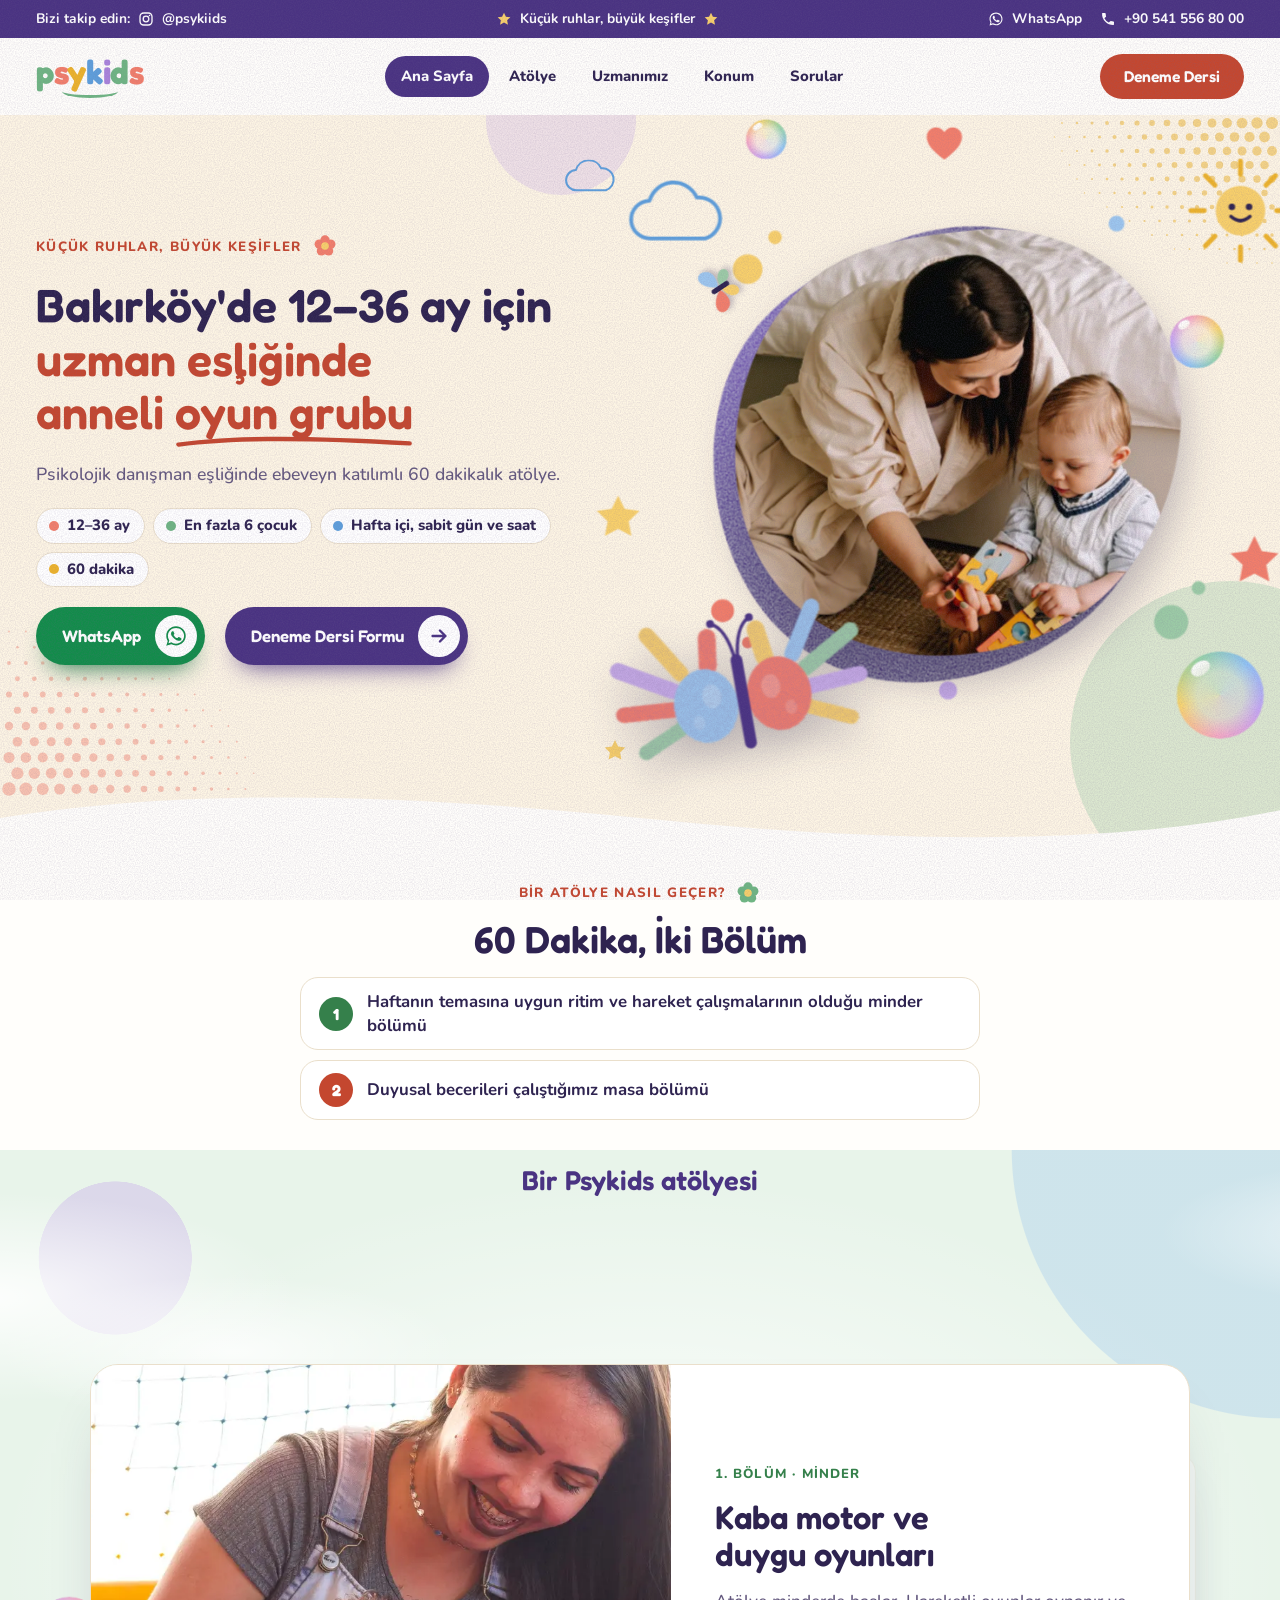
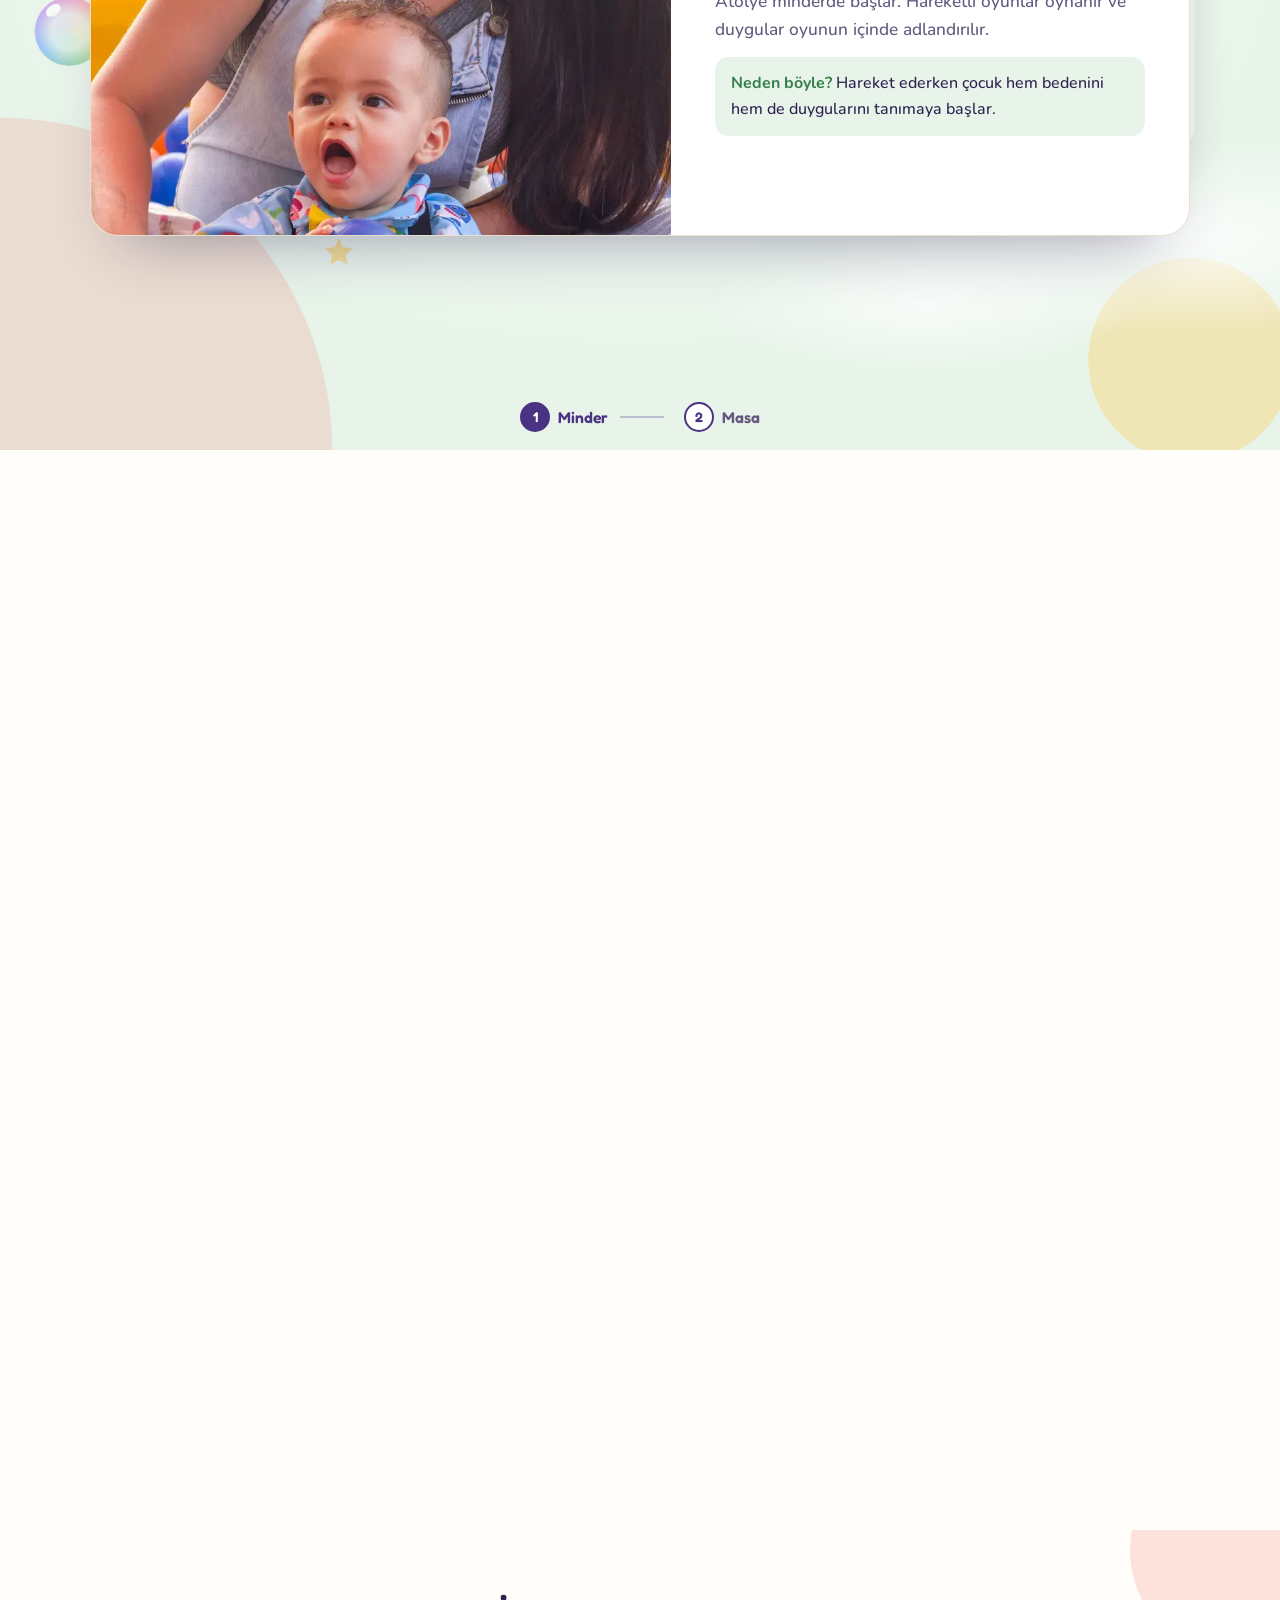
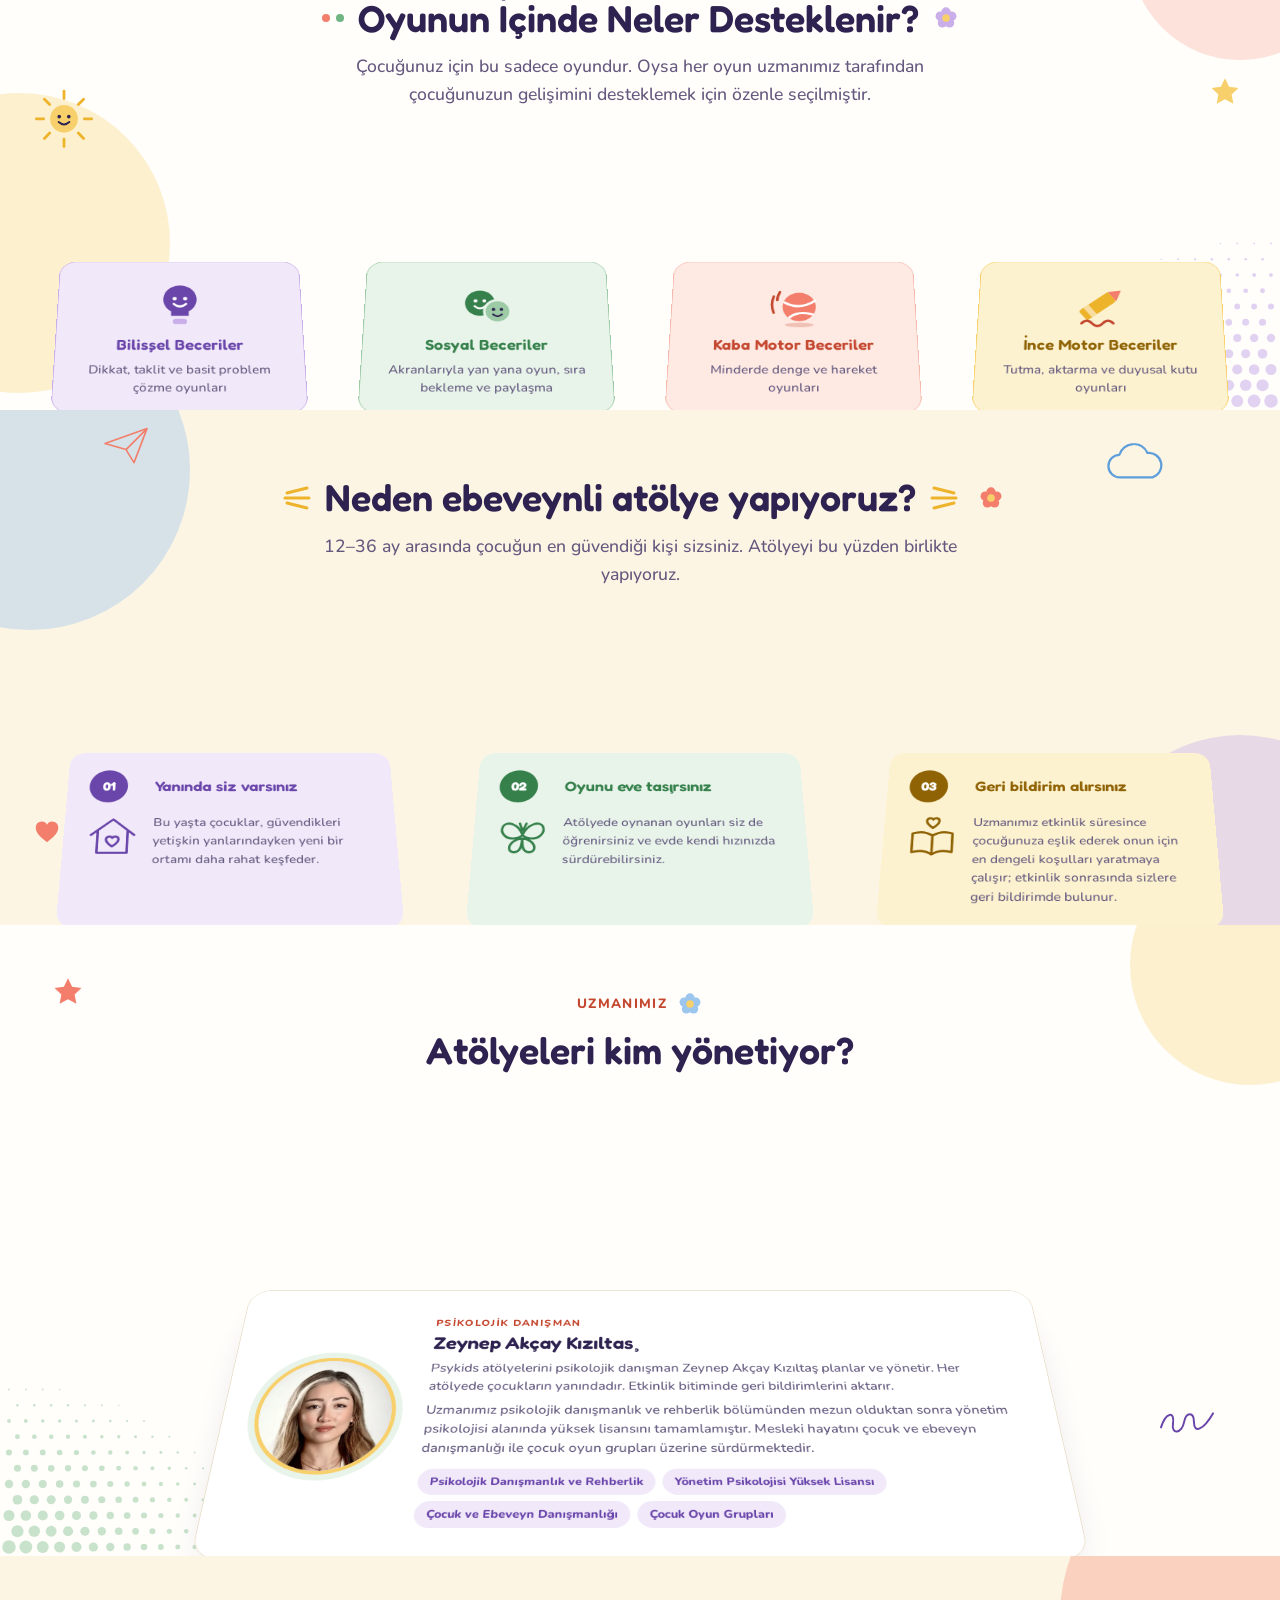
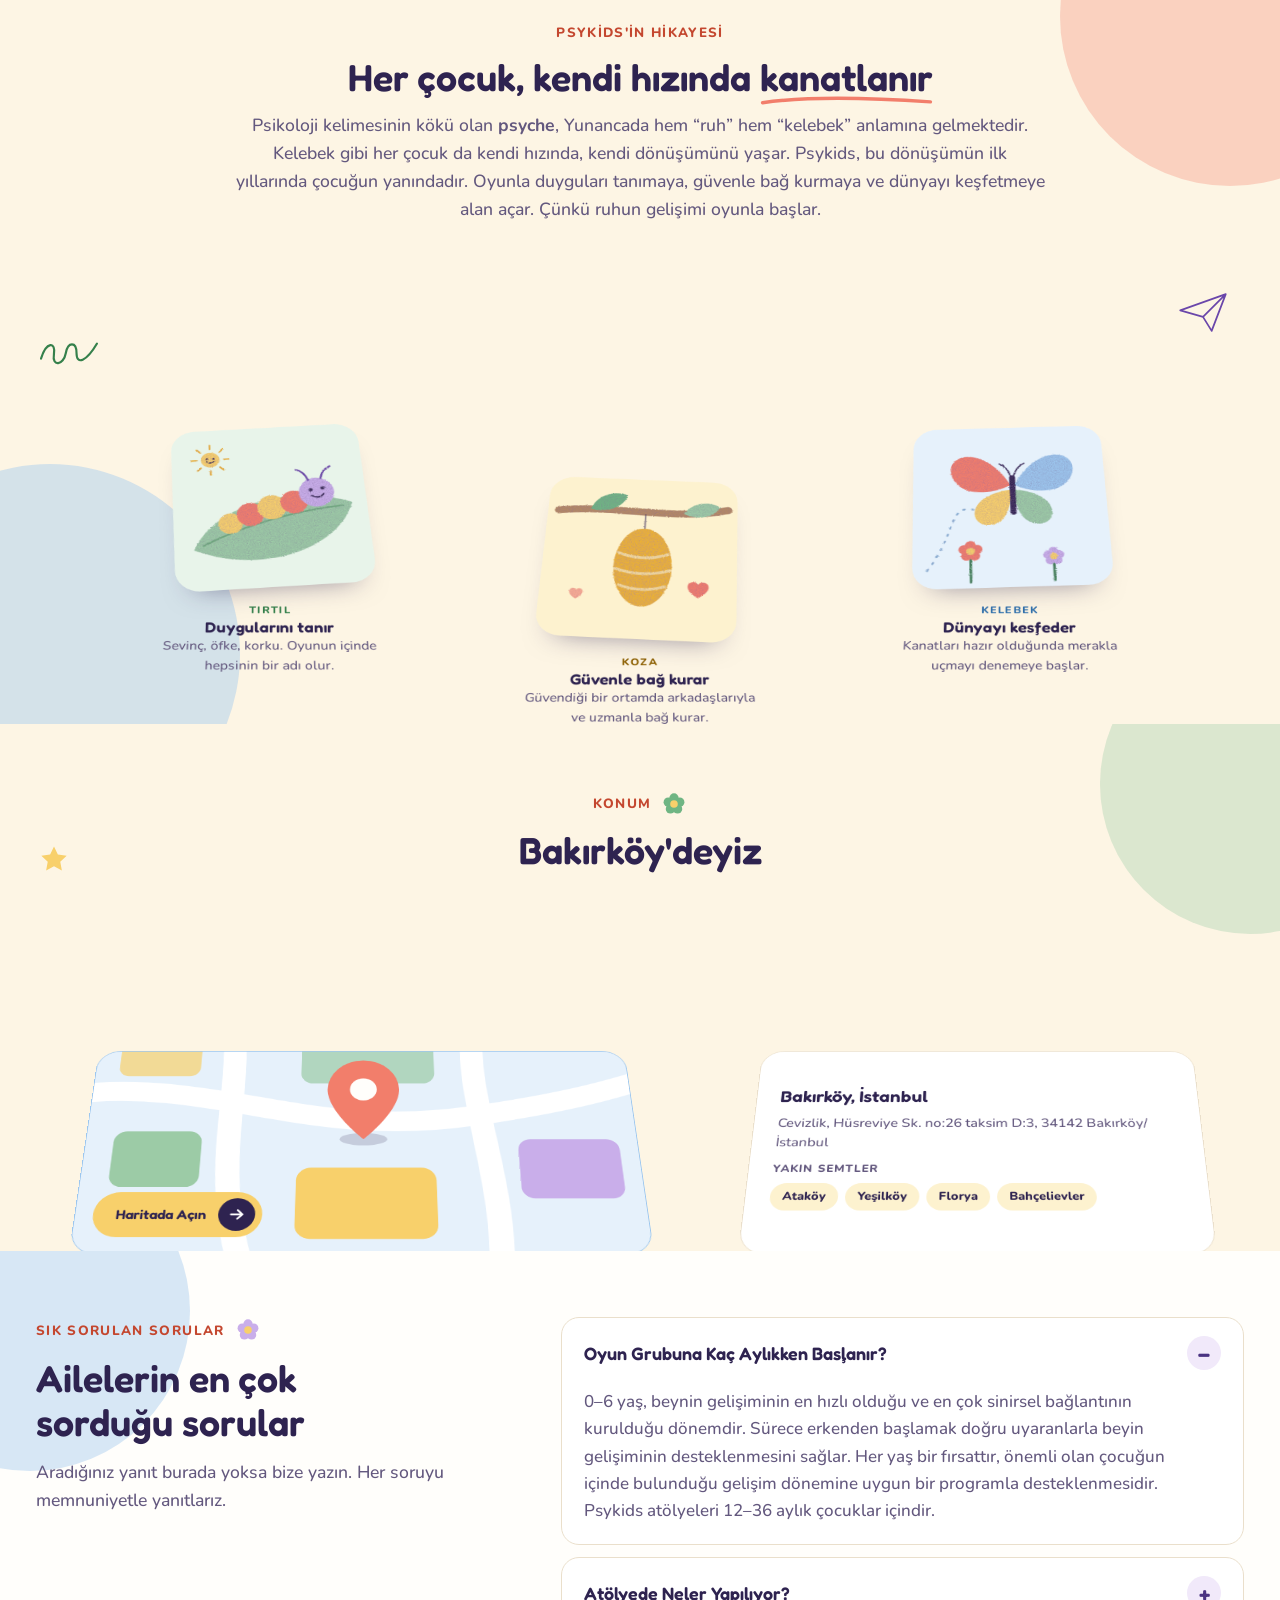
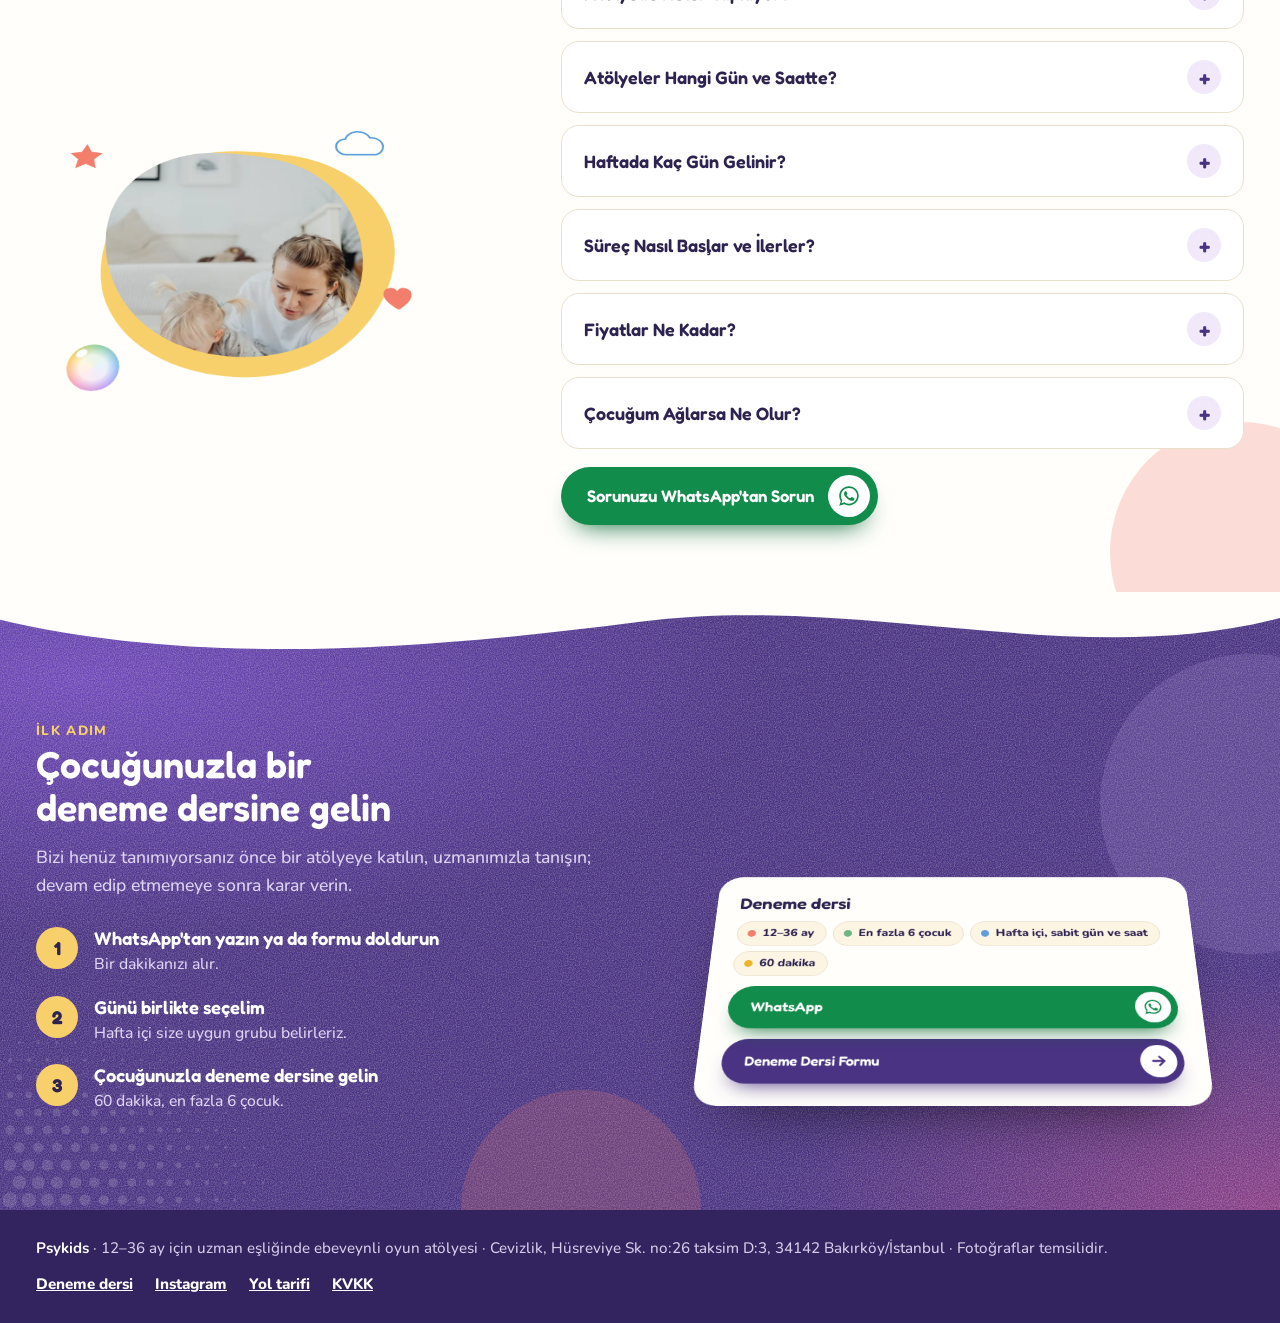
<file: psykids-site 2/index.html>
<!doctype html>
<html lang="tr">
<head>
<meta charset="utf-8">
<meta name="viewport" content="width=device-width, initial-scale=1, viewport-fit=cover">
<title>Bakırköy Oyun Grubu | 12–36 Ay Anneli Atölye | Psykids</title>
<meta name="description" content="Bakırköy'de 12–36 aylık çocuklar için psikolojik danışman eşliğinde anneli oyun grubu. 60 dakika, en fazla 6 çocuk. Deneme dersi için WhatsApp'tan yazın.">
<link rel="preconnect" href="https://fonts.googleapis.com"><link rel="preconnect" href="https://fonts.gstatic.com" crossorigin>
<link rel="stylesheet" href="https://fonts.googleapis.com/css2?family=Fredoka:wght@500;600;700&family=Nunito:wght@500;600;700;800&display=swap">
<link rel="stylesheet" href="site.css">
<script type="application/ld+json">{"@context":"https://schema.org","@type":"ChildCare","name":"Psykids","description":"Bakırköy'de 12–36 aylık çocuklar için psikolojik danışman eşliğinde ebeveynli oyun atölyesi.","telephone":"+905415568000","address":{"@type":"PostalAddress","addressLocality":"Bakırköy","addressRegion":"İstanbul","addressCountry":"TR","streetAddress":"Cevizlik, Hüsreviye Sk. no:26 taksim D:3","postalCode":"34142"},"sameAs":["https://www.instagram.com/psykiids/"]}</script>
</head>
<body>
<svg class="defs" width="0" height="0" aria-hidden="true"><defs>
  <radialGradient id="blobg" cx="30%" cy="24%" r="88%"><stop offset="0" stop-color="#7E58CC"/><stop offset=".55" stop-color="#4A3382"/><stop offset="1" stop-color="#3A2468"/></radialGradient>
  <radialGradient id="cloudg" cx="30%" cy="20%" r="90%"><stop offset="0" stop-color="#E8705A"/><stop offset="1" stop-color="#B93E28"/></radialGradient>
  <filter id="grainy" x="0" y="0" width="100%" height="100%"><feTurbulence type="fractalNoise" baseFrequency=".8" numOctaves="2" seed="8" result="n"/><feColorMatrix in="n" type="matrix" values="0 0 0 0 1  0 0 0 0 1  0 0 0 0 1  0 0 0 1.2 -.44" result="s"/><feComposite in="s" in2="SourceGraphic" operator="in" result="sc"/><feMerge><feMergeNode in="SourceGraphic"/><feMergeNode in="sc"/></feMerge></filter>
  <filter id="felt" x="-4%" y="-4%" width="108%" height="108%"><feTurbulence type="fractalNoise" baseFrequency="1.05" numOctaves="2" seed="4" result="n"/><feDisplacementMap in="SourceGraphic" in2="n" scale="2.6" xChannelSelector="R" yChannelSelector="G" result="d"/><feColorMatrix in="n" type="matrix" values="0 0 0 0 .2  0 0 0 0 .12  0 0 0 0 .3  0 0 0 1 -.36" result="s"/><feComposite in="s" in2="d" operator="in" result="sc"/><feMerge><feMergeNode in="d"/><feMergeNode in="sc"/></feMerge></filter>
  <symbol id="ht" viewBox="0 0 240 160"><circle cx="8" cy="152" r="6.0"/><circle cx="23" cy="152" r="5.7"/><circle cx="38" cy="152" r="5.3"/><circle cx="53" cy="152" r="4.9"/><circle cx="68" cy="152" r="4.5"/><circle cx="83" cy="152" r="4.1"/><circle cx="98" cy="152" r="3.7"/><circle cx="113" cy="152" r="3.3"/><circle cx="128" cy="152" r="2.9"/><circle cx="143" cy="152" r="2.6"/><circle cx="158" cy="152" r="2.2"/><circle cx="173" cy="152" r="1.9"/><circle cx="188" cy="152" r="1.5"/><circle cx="203" cy="152" r="1.2"/><circle cx="218" cy="152" r="0.9"/><circle cx="15.5" cy="138" r="5.4"/><circle cx="30.5" cy="138" r="5.1"/><circle cx="45.5" cy="138" r="4.8"/><circle cx="60.5" cy="138" r="4.5"/><circle cx="75.5" cy="138" r="4.1"/><circle cx="90.5" cy="138" r="3.7"/><circle cx="105.5" cy="138" r="3.4"/><circle cx="120.5" cy="138" r="3.0"/><circle cx="135.5" cy="138" r="2.7"/><circle cx="150.5" cy="138" r="2.3"/><circle cx="165.5" cy="138" r="2.0"/><circle cx="180.5" cy="138" r="1.6"/><circle cx="195.5" cy="138" r="1.3"/><circle cx="210.5" cy="138" r="1.0"/><circle cx="225.5" cy="138" r="0.7"/><circle cx="8" cy="124" r="4.9"/><circle cx="23" cy="124" r="4.7"/><circle cx="38" cy="124" r="4.5"/><circle cx="53" cy="124" r="4.3"/><circle cx="68" cy="124" r="4.0"/><circle cx="83" cy="124" r="3.7"/><circle cx="98" cy="124" r="3.3"/><circle cx="113" cy="124" r="3.0"/><circle cx="128" cy="124" r="2.7"/><circle cx="143" cy="124" r="2.3"/><circle cx="158" cy="124" r="2.0"/><circle cx="173" cy="124" r="1.7"/><circle cx="188" cy="124" r="1.4"/><circle cx="203" cy="124" r="1.1"/><circle cx="218" cy="124" r="0.8"/><circle cx="15.5" cy="110" r="4.3"/><circle cx="30.5" cy="110" r="4.1"/><circle cx="45.5" cy="110" r="4.0"/><circle cx="60.5" cy="110" r="3.7"/><circle cx="75.5" cy="110" r="3.5"/><circle cx="90.5" cy="110" r="3.2"/><circle cx="105.5" cy="110" r="2.9"/><circle cx="120.5" cy="110" r="2.6"/><circle cx="135.5" cy="110" r="2.3"/><circle cx="150.5" cy="110" r="2.0"/><circle cx="165.5" cy="110" r="1.7"/><circle cx="180.5" cy="110" r="1.4"/><circle cx="195.5" cy="110" r="1.1"/><circle cx="210.5" cy="110" r="0.8"/><circle cx="8" cy="96" r="3.7"/><circle cx="23" cy="96" r="3.7"/><circle cx="38" cy="96" r="3.6"/><circle cx="53" cy="96" r="3.4"/><circle cx="68" cy="96" r="3.2"/><circle cx="83" cy="96" r="3.0"/><circle cx="98" cy="96" r="2.7"/><circle cx="113" cy="96" r="2.4"/><circle cx="128" cy="96" r="2.2"/><circle cx="143" cy="96" r="1.9"/><circle cx="158" cy="96" r="1.6"/><circle cx="173" cy="96" r="1.3"/><circle cx="188" cy="96" r="1.0"/><circle cx="203" cy="96" r="0.8"/><circle cx="15.5" cy="82" r="3.2"/><circle cx="30.5" cy="82" r="3.1"/><circle cx="45.5" cy="82" r="3.0"/><circle cx="60.5" cy="82" r="2.8"/><circle cx="75.5" cy="82" r="2.7"/><circle cx="90.5" cy="82" r="2.5"/><circle cx="105.5" cy="82" r="2.2"/><circle cx="120.5" cy="82" r="2.0"/><circle cx="135.5" cy="82" r="1.7"/><circle cx="150.5" cy="82" r="1.5"/><circle cx="165.5" cy="82" r="1.2"/><circle cx="180.5" cy="82" r="1.0"/><circle cx="195.5" cy="82" r="0.7"/><circle cx="8" cy="68" r="2.7"/><circle cx="23" cy="68" r="2.6"/><circle cx="38" cy="68" r="2.6"/><circle cx="53" cy="68" r="2.5"/><circle cx="68" cy="68" r="2.3"/><circle cx="83" cy="68" r="2.1"/><circle cx="98" cy="68" r="2.0"/><circle cx="113" cy="68" r="1.7"/><circle cx="128" cy="68" r="1.5"/><circle cx="143" cy="68" r="1.3"/><circle cx="158" cy="68" r="1.1"/><circle cx="173" cy="68" r="0.8"/><circle cx="15.5" cy="54" r="2.2"/><circle cx="30.5" cy="54" r="2.1"/><circle cx="45.5" cy="54" r="2.0"/><circle cx="60.5" cy="54" r="1.9"/><circle cx="75.5" cy="54" r="1.8"/><circle cx="90.5" cy="54" r="1.6"/><circle cx="105.5" cy="54" r="1.5"/><circle cx="120.5" cy="54" r="1.3"/><circle cx="135.5" cy="54" r="1.1"/><circle cx="150.5" cy="54" r="0.9"/><circle cx="8" cy="40" r="1.7"/><circle cx="23" cy="40" r="1.7"/><circle cx="38" cy="40" r="1.6"/><circle cx="53" cy="40" r="1.5"/><circle cx="68" cy="40" r="1.4"/><circle cx="83" cy="40" r="1.3"/><circle cx="98" cy="40" r="1.2"/><circle cx="113" cy="40" r="1.0"/><circle cx="128" cy="40" r="0.9"/><circle cx="15.5" cy="26" r="1.2"/><circle cx="30.5" cy="26" r="1.2"/><circle cx="45.5" cy="26" r="1.2"/><circle cx="60.5" cy="26" r="1.1"/><circle cx="75.5" cy="26" r="1.0"/><circle cx="90.5" cy="26" r="0.9"/><circle cx="105.5" cy="26" r="0.7"/><circle cx="8" cy="12" r="0.8"/><circle cx="23" cy="12" r="0.8"/><circle cx="38" cy="12" r="0.8"/><circle cx="53" cy="12" r="0.7"/></symbol>
  <symbol id="hand" viewBox="0 0 230 280">
    <rect y="-15" width="78" height="30" rx="15" transform="translate(50 112) rotate(-98)" style="fill:var(--h1)"/>
    <rect y="-13.5" width="112" height="27" rx="13.5" transform="translate(88 112) rotate(-58)" style="fill:var(--h2)"/>
    <rect y="-13.5" width="124" height="27" rx="13.5" transform="translate(102 134) rotate(-30)" style="fill:var(--h3)"/>
    <rect y="-13" width="108" height="26" rx="13" transform="translate(106 160) rotate(-4)" style="fill:var(--h4)"/>
    <rect y="-12" width="96" height="24" rx="12" transform="translate(98 188) rotate(24)" style="fill:var(--h5)"/>
    <ellipse cx="62" cy="162" rx="54" ry="62" style="fill:var(--h0)"/>
    <ellipse cx="50" cy="148" rx="16" ry="20" fill="#fff" opacity=".22"/>
    <ellipse cx="78" cy="188" rx="10" ry="12" fill="#fff" opacity=".16"/>
  </symbol>
  <symbol id="bfly" viewBox="56 104 348 276">
    <path class="c-co" d="M224 228C190 150 120 110 82 136c-40 28-14 104 46 112 40 6 76-6 96-20z"/>
    <path class="c-su" d="M224 244c-40 4-92 26-98 70-5 40 40 58 70 30 22-20 30-64 28-100z"/>
    <path class="c-sk" d="M236 228c34-78 104-118 142-92 40 28 14 104-46 112-40 6-76-6-96-20z"/>
    <path class="c-sa" d="M236 244c40 4 92 26 98 70 5 40-40 58-70 30-22-20-30-64-28-100z"/>
    <rect x="222" y="196" width="16" height="130" rx="8" class="c-in"/>
    <path class="k k-in" style="stroke-width:4" d="M226 198q-10-34-30-42M234 198q10-34 30-42"/>
  </symbol>
  <symbol id="flower" viewBox="0 0 24 24">
    <circle cx="12" cy="6.4" r="4.3"/><circle cx="17.3" cy="10.3" r="4.3"/><circle cx="15.3" cy="16.5" r="4.3"/><circle cx="8.7" cy="16.5" r="4.3"/><circle cx="6.7" cy="10.3" r="4.3"/>
    <circle cx="12" cy="12" r="3.5" class="c-su"/>
  </symbol>
  <symbol id="d-star" viewBox="0 0 24 24"><path stroke-linejoin="round" d="M12 2.5l2.9 6 6.6.9-4.8 4.6 1.2 6.5L12 17.4l-5.9 3.1 1.2-6.5L2.5 9.400l6.600-.9z"/></symbol>
  <symbol id="d-heart" viewBox="0 0 24 24"><path stroke-linejoin="round" d="M12 20.5C5 15.5 3 12 3 8.800A4.800 4.800 0 0 1 12 6.500a4.800 4.800 0 0 1 9 2.300c0 3.200-2 6.700-9 11.700z"/></symbol>
  <symbol id="d-cloud" viewBox="0 0 48 30"><path d="M12 27a9 9 0 0 1-.5-18A12 12 0 0 1 34 7.500 10 10 0 0 1 38 27z"/></symbol>
  <symbol id="d-sun" viewBox="0 0 60 60">
    <circle cx="30" cy="30" r="13" class="c-su"/>
    <path class="k k-sm" style="stroke-width:2.6" d="M30 4v7M30 49v7M4 30h7M49 30h7M11.600 11.600l5 5M43.400 43.400l5 5M48.400 11.600l-5 5M16.600 43.400l-5 5"/>
    <circle cx="25.500" cy="28" r="1.700" class="c-in"/><circle cx="34.500" cy="28" r="1.700" class="c-in"/>
    <path class="k k-in" style="stroke-width:1.800" d="M25 33q5 4.500 10 0"/>
  </symbol>
  <symbol id="d-plane" viewBox="0 0 48 40"><path d="M3 18L45 3 32 37l-8-13-21-6zM24 24L45 3"/></symbol>
  <symbol id="d-squig" viewBox="0 0 60 16"><path d="M2 8q7-10 14 0t14 0 14 0 14 0"/></symbol>
  <symbol id="d-loop" viewBox="0 0 56 26"><path d="M2 20c5-16 14-16 12-4s9 10 11-1 10-11 10 0 9 8 19-9"/></symbol>
  <symbol id="i-arrow" viewBox="0 0 24 24"><path d="M5 12h14M13 6l6 6-6 6" fill="none" stroke="currentColor" stroke-width="2.6" stroke-linecap="round" stroke-linejoin="round"/></symbol>
  <symbol id="i-ig" viewBox="0 0 24 24"><rect x="3" y="3" width="18" height="18" rx="5.500" fill="none" stroke="currentColor" stroke-width="2"/><circle cx="12" cy="12" r="4.200" fill="none" stroke="currentColor" stroke-width="2"/><circle cx="17.300" cy="6.700" r="1.200" fill="currentColor"/></symbol>
  <symbol id="i-wa" viewBox="0 0 32 32"><path fill="currentColor" d="M16 3C8.800 3 3 8.700 3 15.800c0 2.500.7 4.800 2 6.800L3 29l6.700-1.900c1.900 1 4 1.500 6.300 1.500 7.200 0 13-5.700 13-12.800S23.200 3 16 3zm0 23.300c-2 0-4-.6-5.600-1.600l-.4-.2-4 1.100 1.100-3.800-.3-.4a10.300 10.300 0 0 1-1.600-5.600C5.200 10 10 5.300 16 5.300S26.800 10 26.800 15.800 22 26.300 16 26.300zm5.900-7.900c-.3-.2-1.900-.9-2.200-1s-.5-.2-.7.2-.8 1-1 1.200-.4.2-.7 0a8.800 8.800 0 0 1-2.600-1.600 9.700 9.700 0 0 1-1.800-2.200c-.2-.3 0-.5.1-.7l.5-.6.3-.5c.1-.2 0-.4 0-.6l-1-2.400c-.3-.6-.5-.5-.7-.5h-.6c-.2 0-.6.1-.9.4-.3.3-1.200 1.100-1.200 2.800s1.200 3.200 1.400 3.500c.2.2 2.400 3.700 5.900 5.100 2.900 1.200 3.500.9 4.100.9.6-.1 1.900-.8 2.200-1.500.3-.8.3-1.400.2-1.500-.1-.2-.3-.3-.6-.4z"/></symbol>
</defs></svg>
<div id="site" lang="tr">
<div class="grain" aria-hidden="true"></div>
<div class="topbar"><div class="wrap">
  <a class="tb-side" href="https://www.instagram.com/psykiids/" target="_blank" rel="noopener">Bizi takip edin: <svg aria-hidden="true"><use href="#i-ig"/></svg> @psykiids</a>
  <span class="tag"><svg aria-hidden="true"><use href="#d-star" fill="currentColor"/></svg> Küçük ruhlar, büyük keşifler <svg aria-hidden="true"><use href="#d-star" fill="currentColor"/></svg></span>
  <span class="tb-side tb-r"><a data-wa data-place="ust-bant" href="https://wa.me/905415568000?text=Merhaba%2C%20deneme%20dersleriniz%20hakk%C4%B1nda%20bilgi%20almak%20istiyorum." target="_blank" rel="noopener"><svg aria-hidden="true"><use href="#i-wa"/></svg> WhatsApp</a><a href="tel:+905415568000"><svg viewBox="0 0 24 24" fill="currentColor" aria-hidden="true"><path d="M6.6 10.800a15 15 0 0 0 6.600 6.600l2.200-2.200a1 1 0 0 1 1-.2c1.100.4 2.300.600 3.600.600a1 1 0 0 1 1 1V20a1 1 0 0 1-1 1A17 17 0 0 1 3 4a1 1 0 0 1 1-1h3.500a1 1 0 0 1 1 1c0 1.300.2 2.500.600 3.600a1 1 0 0 1-.2 1z"/></svg> +90 541 556 80 00</a></span>
</div></div>
<header class="site-head"><div class="wrap">
  <a class="logo" href="./" aria-label="Psykids ana sayfa"><i class="l1">p</i><i class="l2">s</i><i class="l3">y</i><i class="l4">k</i><i class="l5">i</i><i class="l1">d</i><i class="l2">s</i></a>
  <nav aria-label="Site menüsü">
    <a class="on" href="./">Ana Sayfa</a>
    <a href="./#atolye">Atölye</a>
    <a href="./#uzman">Uzmanımız</a>
    <a href="./#konum">Konum</a>
    <a href="./#sss">Sorular</a>
  </nav>
  <a class="btn-coral" href="./deneme-dersi/">Deneme Dersi</a>
</div></header>
<main>
<section class="hero" id="ust">
  <span class="ht dk" style="left:0;bottom:6%;width:270px;height:180px;color:var(--coral);opacity:.42"><svg aria-hidden="true"><use href="#ht"/></svg></span>
  <span class="ht dk" style="right:0;top:0;width:240px;height:160px;color:var(--sun-mid);opacity:.5;rotate:180deg"><svg aria-hidden="true"><use href="#ht"/></svg></span>
  <span class="orb" style="--c:var(--sage);opacity:0.35;right:-110px;bottom:-60px;width:320px"></span>
  <span class="orb" style="--c:var(--lilac);opacity:0.3;left:38%;top:-70px;width:150px"></span>
  <span class="doodle dk" data-depth=".5" style="left:44%;top:9%;width:54px;height:34px"><svg class="k k-km" style="stroke-width:1.8" aria-hidden="true"><use href="#d-cloud"/></svg></span>
  <span class="doodle dk" data-depth=".6" style="left:47%;top:82%;width:26px;height:26px"><svg class="c-su" aria-hidden="true"><use href="#d-star"/></svg></span>
  <div class="wrap">
    <div class="hero-copy">
      <p class="eyebrow">Küçük ruhlar, büyük keşifler <span class="perch" data-perch style="color:var(--coral)"><svg aria-hidden="true"><use href="#flower" fill="currentColor"/></svg></span></p>
      <h1>Bakırköy'de 12–36 ay için <span class="l2x">uzman eşliğinde anneli <span class="ul">oyun grubu<svg viewBox="0 0 200 14" preserveAspectRatio="none" class="k k-cd" style="stroke-width:4" aria-hidden="true"><path d="M3 9C50 2 110 2 197 8"/></svg></span></span></h1>
      <p class="lead">Psikolojik danışman eşliğinde ebeveyn katılımlı 60 dakikalık atölye.</p>
      <ul class="facts"><li style="--c:var(--coral)">12–36 ay</li><li style="--c:var(--sage-mid)">En fazla 6 çocuk</li><li style="--c:var(--sky-mid)">Hafta içi, sabit gün ve saat</li><li style="--c:var(--sun-mid)">60 dakika</li></ul>
      <div class="cta-row">
        <a class="pill pill-wa" data-wa data-place="hero" href="https://wa.me/905415568000?text=Merhaba%2C%20deneme%20dersleriniz%20hakk%C4%B1nda%20bilgi%20almak%20istiyorum." target="_blank" rel="noopener">WhatsApp <span class="dot"><svg aria-hidden="true"><use href="#i-wa"/></svg></span></a>
        <a class="pill pill-plum" href="./deneme-dersi/#form">Deneme Dersi Formu <span class="dot ar"><svg aria-hidden="true"><use href="#i-arrow"/></svg></span></a>
      </div>
    </div>
    <div class="hero-art" aria-hidden="true">
      <div class="scene" id="scene">
        <div class="layer z1"><svg viewBox="0 0 500 500"><g transform="rotate(-16 250 250) translate(-12 12)"><path fill="url(#blobg)" filter="url(#grainy)" d="M262 38c96-12 186 44 204 138 16 86-22 198-116 246-88 44-212 36-274-46C18 300 30 168 96 100c44-46 104-56 166-62z"/></g></svg></div>
        <div class="layer zp"><svg viewBox="0 0 500 500"><clipPath id="blobclip"><path transform="translate(30 26) scale(.9)" d="M262 38c96-12 186 44 204 138 16 86-22 198-116 246-88 44-212 36-274-46C18 300 30 168 96 100c44-46 104-56 166-62z"/></clipPath><image href="img/hero.webp" x="40" y="32" width="420" height="450" preserveAspectRatio="xMidYMin slice" clip-path="url(#blobclip)"/></svg></div>
        <div class="layer z2"><svg viewBox="0 0 500 500">
          <circle cx="74" cy="92" r="13" class="c-su"/><circle cx="98" cy="64" r="6" class="c-su"/>
          <circle cx="446" cy="402" r="15" class="c-sa"/><circle cx="470" cy="372" r="6" class="c-sa"/>
          <circle cx="52" cy="392" r="10" class="c-co"/><circle cx="74" cy="420" r="5" class="c-co"/>
          <circle cx="250" cy="462" r="8" class="c-li"/><circle cx="398" cy="52" r="7" class="c-sk"/>
        </svg></div>
        <div class="layer z3">
          <div class="bigfly">
            <svg class="wing wl" viewBox="0 0 230 280" style="--h0:var(--sky);--h1:var(--coral);--h2:var(--sun);--h3:var(--lilac);--h4:var(--coral);--h5:var(--sage)"><g transform="translate(230 0) scale(-1 1)"><use href="#hand"/></g></svg>
            <svg class="bd" viewBox="0 0 40 280"><path class="k" style="stroke:var(--plum);stroke-width:5" d="M18 98C14 60 4 44-10 38M22 98C26 60 36 44 50 38"/><circle cx="-10" cy="38" r="6" style="fill:var(--plum)"/><circle cx="50" cy="38" r="6" style="fill:var(--plum)"/><rect x="11" y="90" width="18" height="146" rx="9" style="fill:var(--plum)"/></svg>
            <svg class="wing wr" viewBox="0 0 230 280" style="--h0:var(--coral);--h1:var(--sun);--h2:var(--sky);--h3:var(--sage);--h4:var(--lilac);--h5:var(--sun)"><use href="#hand"/></svg>
          </div>
        </div>
        <div class="layer z4">
          <span class="d" style="right:-2%;top:6%;width:17%;height:17%"><svg><use href="#d-sun"/></svg></span>
          <span class="d" style="left:2%;top:10%;width:15%;height:10%"><svg class="k k-km" style="stroke-width:1.8"><use href="#d-cloud"/></svg></span>
          <span class="d" style="right:0;top:62%;width:9%;height:9%"><svg class="c-co"><use href="#d-star"/></svg></span>
          <span class="d" style="left:-3%;top:56%;width:8%;height:8%"><svg class="c-su"><use href="#d-star"/></svg></span>
          <span class="d" style="left:46%;top:1%;width:7%;height:7%"><svg class="c-co"><use href="#d-heart"/></svg></span>
          <span class="bub" style="right:3%;top:80%;width:13%;--rot:40deg"></span><span class="bub" style="right:9%;top:30%;width:8%;--rot:200deg"></span><span class="bub" style="left:20%;top:1%;width:6%;--rot:120deg"></span>
        </div>
      </div>
    </div>
  
  </div>
  <svg class="wave-b" viewBox="0 0 1440 90" preserveAspectRatio="none" aria-hidden="true"><path d="M0 52c200-44 430-40 720 0s530 42 720-12v50H0z"/></svg>
</section>

<section class="journey" id="atolye">
  <div class="wrap">
    <div class="sec-head">
      <p class="eyebrow">Bir atölye nasıl geçer? <span class="perch" data-perch style="color:var(--sage-mid)"><svg aria-hidden="true"><use href="#flower" fill="currentColor"/></svg></span></p>
      <h2>60 Dakika, İki Bölüm</h2>
      <ul class="two-parts">
        <li style="--c:var(--sage-deep)"><i>1</i><span>Haftanın temasına uygun ritim ve hareket çalışmalarının olduğu minder bölümü</span></li>
        <li style="--c:var(--coral-deep)"><i>2</i><span>Duyusal becerileri çalıştığımız masa bölümü</span></li>
      </ul>
    </div>
  </div>
  <div class="j-track">
    <div class="j-stage" data-s="0">
      <p class="j-cap"><b>Bir Psykids atölyesi</b></p>
      <article class="j-card jt-sa">
        <div class="j-art"><img src="img/f1.webp" alt="Annesiyle renkli toplarla oynayan küçük çocuk" width="880" height="660"></div>
        <div class="j-txt">
          <span class="j-step">1. bölüm · Minder</span>
          <h3>Kaba motor ve duygu oyunları</h3>
          <p>Atölye minderde başlar. Hareketli oyunlar oynanır ve duygular oyunun içinde adlandırılır.</p>
          <p class="j-why"><b>Neden böyle?</b> Hareket ederken çocuk hem bedenini hem de duygularını tanımaya başlar.</p>
        </div>
      </article>
      <article class="j-card jt-co">
        <div class="j-art"><img src="img/f2.webp" alt="Duyusal kutuda makarnalarla oynayan küçük çocuğun elleri" width="880" height="660" loading="lazy"></div>
        <div class="j-txt">
          <span class="j-step">2. bölüm · Masa</span>
          <h3>Duyusal kutu ve ince motor oyunları</h3>
          <p>Masada duyusal kutularla çalışılır. Farklı dokular elle keşfedilir; tutma ve aktarma oyunlarıyla küçük el kasları güçlenir.</p>
          <p class="j-why"><b>Neden böyle?</b> Dokunarak oynamak, bu yaşta öğrenmenin en doğal yoludur.</p>
        </div>
      </article>
      <ol class="j-hud j-steps" aria-hidden="true"><li class="on"><i>1</i>Minder</li><li><i>2</i>Masa</li></ol>
    </div>
  </div>
</section>

<section class="band" id="beceriler">
  <span class="orb" style="--c:var(--sun);opacity:0.3;left:-130px;top:34%;width:300px"></span>
  <span class="orb" style="--c:var(--coral);opacity:0.22;right:-70px;top:-90px;width:220px"></span>
  <span class="doodle dk" data-depth=".5" style="left:2.5%;top:44%;width:64px;height:64px"><svg class="" aria-hidden="true"><use href="#d-sun"/></svg></span>
  <span class="doodle dk" data-depth=".7" style="right:3%;top:46%;width:34px;height:34px"><svg class="c-su" aria-hidden="true"><use href="#d-star"/></svg></span>
  <span class="ht dk" style="right:0;bottom:0;width:270px;height:180px;color:var(--lilac);opacity:.55;scale:-1 1"><svg aria-hidden="true"><use href="#ht"/></svg></span>
  <div class="wrap">
    <div class="sec-head">
      <div class="ttl"><span class="dots"><i></i><i></i></span><h2>Oyunun İçinde Neler Desteklenir?</h2><span class="perch" data-perch style="color:var(--lilac)"><svg aria-hidden="true"><use href="#flower" fill="currentColor"/></svg></span></div>
      <p class="lead">Çocuğunuz için bu sadece oyundur. Oysa her oyun uzmanımız tarafından çocuğunuzun gelişimini desteklemek için özenle seçilmiştir.</p>
    </div>
    <div class="p-grid">
      <article class="p-card t-li" data-rise="0">
        <svg class="ic" viewBox="0 0 64 64" aria-hidden="true"><path class="c-ld" d="M32 5a19 19 0 0 0-10 35.200V46h20v-5.800A19 19 0 0 0 32 5z"/><rect x="24" y="50" width="16" height="7" rx="3.500" class="c-li"/><circle cx="26" cy="23" r="2.400" class="c-wh"/><circle cx="38" cy="23" r="2.400" class="c-wh"/><path class="k k-wh" style="stroke-width:2.600" d="M25 30q7 7 14 0"/></svg>
        <h3>Bilişsel Beceriler</h3>
        <p>Dikkat, taklit ve basit problem çözme oyunları</p>
        
      </article>
      <article class="p-card t-sa" data-rise="1">
        <svg class="ic" viewBox="0 0 64 64" aria-hidden="true"><circle cx="24" cy="29" r="17" class="c-sd"/><circle cx="19" cy="26" r="2.200" class="c-wh"/><circle cx="29" cy="26" r="2.200" class="c-wh"/><path class="k k-wh" style="stroke-width:2.400" d="M18 33q6 6 12 0"/><circle cx="44" cy="40" r="15" class="c-sa" stroke="#E8F4EA" stroke-width="3"/><circle cx="39.500" cy="37.500" r="2" class="c-in"/><circle cx="48.500" cy="37.500" r="2" class="c-in"/><path class="k k-in" style="stroke-width:2.200" d="M39 44q5 5 10 0"/></svg>
        <h3>Sosyal Beceriler</h3>
        <p>Akranlarıyla yan yana oyun, sıra bekleme ve paylaşma</p>
        
      </article>
      <article class="p-card t-co" data-rise="2">
        <svg class="ic" viewBox="0 0 64 64" aria-hidden="true"><ellipse cx="38" cy="58" rx="16" ry="3" class="c-cd" opacity=".25"/><circle cx="38" cy="34" r="19" class="c-co"/><path class="k k-wh" style="stroke-width:3" d="M21 28q17 11 35-2M27 48q10-9 26-4"/><path class="k k-cd" style="stroke-width:3" d="M9 20q-4 11 0 22M16 14q-3 6-3 11"/></svg>
        <h3>Kaba Motor Beceriler</h3>
        <p>Minderde denge ve hareket oyunları</p>
        
      </article>
      <article class="p-card t-su" data-rise="3">
        <svg class="ic" viewBox="0 0 64 64" aria-hidden="true"><g transform="rotate(-38 32 30)"><rect x="6" y="22" width="42" height="16" rx="3" class="c-sm"/><path d="M48 22l13 8-13 8z" class="c-co"/><rect x="13" y="22" width="7" height="16" class="c-wh" opacity=".55"/></g><path class="k k-cd" style="stroke-width:3" d="M10 56q6-7 12 0t12 0 12 0"/></svg>
        <h3>İnce Motor Beceriler</h3>
        <p>Tutma, aktarma ve duyusal kutu oyunları</p>
        
      </article>
    </div>
    
  </div>
</section>

<section class="band" id="neden" style="background:var(--cream)">
  <span class="orb" style="--c:var(--sky);opacity:0.4;left:-130px;top:-100px;width:320px"></span>
  <span class="orb" style="--c:var(--lilac);opacity:0.4;right:-110px;bottom:-110px;width:300px"></span>
  <span class="doodle dk" data-depth=".5" style="right:9%;top:12%;width:60px;height:38px"><svg class="k k-km" style="stroke-width:1.8" aria-hidden="true"><use href="#d-cloud"/></svg></span>
  <span class="doodle dk" data-depth="-.6" style="left:2.5%;top:60%;width:30px;height:30px"><svg class="c-co" aria-hidden="true"><use href="#d-heart"/></svg></span>
  <span class="doodle dk" data-depth=".6" style="left:8%;top:10%;width:48px;height:40px"><svg class="k k-co" style="stroke-width:1.6" aria-hidden="true"><use href="#d-plane"/></svg></span>
  <div class="wrap">
    <div class="sec-head">
      <div class="ttl"><svg class="rays k k-cur" viewBox="0 0 34 28" aria-hidden="true"><path d="M30 4L10 9M32 14H8M30 24L10 19"/></svg><h2>Neden ebeveynli atölye yapıyoruz?</h2><svg class="rays k k-cur" viewBox="0 0 34 28" aria-hidden="true"><path d="M4 4l20 5M2 14h24M4 24l20-5"/></svg><span class="perch" data-perch style="color:var(--coral)"><svg aria-hidden="true"><use href="#flower" fill="currentColor"/></svg></span></div>
      <p class="lead">12–36 ay arasında çocuğun en güvendiği kişi sizsiniz. Atölyeyi bu yüzden birlikte yapıyoruz.</p>
    </div>
    <div class="w-grid">
      <article class="w-card t-li" data-rise="0"><span class="w-num">01</span><h3>Yanında siz varsınız</h3><svg class="ic k k-cur" viewBox="0 0 64 64" aria-hidden="true"><path d="M6 30L32 8l26 22M14 25v30h36V25"/><use href="#d-heart" x="22" y="29" width="20" height="20" style="stroke-width:3.600"/></svg><p>Bu yaşta çocuklar, güvendikleri yetişkin yanlarındayken yeni bir ortamı daha rahat keşfeder.</p></article>
      <article class="w-card t-sa" data-rise="1"><span class="w-num">02</span><h3>Oyunu eve taşırsınız</h3><svg class="ic k k-cur" viewBox="0 0 64 64" aria-hidden="true"><path d="M32 30C26 14 12 10 8 18c-4 9 4 18 14 17 5-.5 8-2.500 10-5zM32 30c6-16 20-20 24-12 4 9-4 18-14 17-5-.5-8-2.500-10-5zM32 35c-8 1-15 6-15 13 0 7 8 8 12 3 2-3 3-9 3-16zM32 35c8 1 15 6 15 13 0 7-8 8-12 3-2-3-3-9-3-16zM28 14q2 6 4 10M36 14q-2 6-4 10"/></svg><p>Atölyede oynanan oyunları siz de öğrenirsiniz ve evde kendi hızınızda sürdürebilirsiniz.</p></article>
      <article class="w-card t-su" data-rise="2"><span class="w-num">03</span><h3>Geri bildirim alırsınız</h3><svg class="ic k k-cur" viewBox="0 0 64 64" aria-hidden="true"><path d="M8 28c9-3 17-2 24 3 7-5 15-6 24-3v26c-9-3-17-2-24 3-7-5-15-6-24-3zM32 31v26"/><use href="#d-heart" x="22" y="3" width="20" height="20" style="stroke-width:3.600"/></svg><p>Uzmanımız etkinlik süresince çocuğunuza eşlik ederek onun için en dengeli koşulları yaratmaya çalışır; etkinlik sonrasında sizlere geri bildirimde bulunur.</p></article>
    </div>
  </div>
</section>

<section class="band" id="uzman">
  <span class="orb" style="--c:var(--sun);opacity:0.3;right:-90px;top:-80px;width:240px"></span>
  <span class="doodle dk" data-depth=".7" style="left:4%;top:20%;width:34px;height:34px"><svg class="c-co" aria-hidden="true"><use href="#d-star"/></svg></span>
  <span class="doodle dk" data-depth="-.7" style="right:5%;top:70%;width:58px;height:26px"><svg class="k k-ld" style="stroke-width:2" aria-hidden="true"><use href="#d-loop"/></svg></span>
  <span class="ht dk" style="left:0;bottom:0;width:270px;height:180px;color:var(--sage);opacity:.55"><svg aria-hidden="true"><use href="#ht"/></svg></span>
  <div class="wrap">
    <div class="sec-head">
      <p class="eyebrow">Uzmanımız <span class="perch" data-perch style="color:var(--sky)"><svg aria-hidden="true"><use href="#flower" fill="currentColor"/></svg></span></p>
      <h2>Atölyeleri kim yönetiyor?</h2>
    </div>
    <div class="expert" data-rise="0">
      <img class="avatar" src="img/zeynep.webp" alt="Psikolojik Danışman Zeynep Akçay Kızıltaş" width="480" height="480" loading="lazy">
      <div>
        <span class="who">Psikolojik Danışman</span>
        <h3>Zeynep Akçay Kızıltaş</h3>
        <p>Psykids atölyelerini psikolojik danışman Zeynep Akçay Kızıltaş planlar ve yönetir. Her atölyede çocukların yanındadır. Etkinlik bitiminde geri bildirimlerini aktarır.</p>
        <p style="margin-top:8px">Uzmanımız psikolojik danışmanlık ve rehberlik bölümünden mezun olduktan sonra yönetim psikolojisi alanında yüksek lisansını tamamlamıştır. Mesleki hayatını çocuk ve ebeveyn danışmanlığı ile çocuk oyun grupları üzerine sürdürmektedir.</p>
        <ul class="topics"><li>Psikolojik Danışmanlık ve Rehberlik</li><li>Yönetim Psikolojisi Yüksek Lisansı</li><li>Çocuk ve Ebeveyn Danışmanlığı</li><li>Çocuk Oyun Grupları</li></ul>
      </div>
    </div>
  </div>
</section>

<section class="band" id="hikaye" style="background:var(--cream)">
  <span class="orb" style="--c:var(--coral);opacity:0.3;right:-120px;top:-110px;width:340px"></span>
  <span class="orb" style="--c:var(--sky);opacity:0.42;left:-140px;bottom:-120px;width:380px"></span>
  <span class="doodle dk" data-depth=".6" style="right:4%;top:52%;width:52px;height:44px"><svg class="k k-ld" style="stroke-width:1.6" aria-hidden="true"><use href="#d-plane"/></svg></span>
  <span class="doodle dk" data-depth="-.6" style="left:3%;top:40%;width:62px;height:28px"><svg class="k k-sd" style="stroke-width:2" aria-hidden="true"><use href="#d-loop"/></svg></span>
  <div class="wrap">
    <div class="sec-head">
      <p class="eyebrow">Psykids'in Hikayesi</p>
      <h2>Her çocuk, kendi hızında <span class="ul">kanatlanır<svg viewBox="0 0 200 14" preserveAspectRatio="none" class="k k-co" style="stroke-width:4" aria-hidden="true"><path d="M3 9C50 2 110 2 197 8"/></svg></span></h2>
      <p class="lead" style="max-width:46em">Psikoloji kelimesinin kökü olan <strong>psyche</strong>, Yunancada hem “ruh” hem “kelebek” anlamına gelmektedir. Kelebek gibi her çocuk da kendi hızında, kendi dönüşümünü yaşar. Psykids, bu dönüşümün ilk yıllarında çocuğun yanındadır. Oyunla duyguları tanımaya, güvenle bağ kurmaya ve dünyayı keşfetmeye alan açar. Çünkü ruhun gelişimi oyunla başlar.</p>
    </div>
    <div class="meta">
      <div class="st t-sa" data-rise="0">
        <div class="tile"><svg viewBox="0 0 240 240" aria-hidden="true">
          <path class="c-sa" d="M24 182C52 116 148 92 222 124c-22 66-116 100-198 58z"/><path class="k k-sd" style="stroke-width:2.500;opacity:.45" d="M36 176C90 148 152 132 210 128"/>
          <circle cx="70" cy="146" r="15" class="c-su"/><circle cx="95" cy="134" r="17" class="c-co"/><circle cx="122" cy="125" r="18" class="c-su"/><circle cx="150" cy="119" r="17" class="c-co"/>
          <circle cx="179" cy="106" r="22" class="c-li"/><circle cx="172" cy="102" r="2.600" class="c-in"/><circle cx="187" cy="100" r="2.600" class="c-in"/><path class="k k-in" style="stroke-width:2.200" d="M173 111q8 6 15-2"/>
          <path class="k k-ld" style="stroke-width:2.500" d="M170 87q-4-14-14-17M186 85q3-14 13-18"/>
          <use href="#d-sun" x="22" y="20" width="54" height="54"/>
        </svg></div>
        <div><span class="no">Tırtıl</span><h3>Duygularını tanır</h3><p>Sevinç, öfke, korku. Oyunun içinde hepsinin bir adı olur.</p></div>
      </div>
      <div class="st t-su" data-rise="1">
        <div class="tile"><svg viewBox="0 0 240 240" aria-hidden="true">
          <path class="k" style="stroke:#B58A62;stroke-width:11" d="M14 54C80 42 162 64 228 44"/>
          <path class="c-sg" d="M54 50c8-26 32-30 46-24-4 18-22 30-46 24z"/><path class="c-sa" d="M172 52c14-22 36-20 46-12-8 16-26 22-46 12z"/>
          <path class="k k-in" style="stroke-width:2;opacity:.5" d="M124 56v24"/>
          <ellipse cx="124" cy="136" rx="36" ry="58" class="c-sm"/>
          <path class="k" style="stroke:#fff;stroke-width:4;opacity:.55" d="M93 116q31 13 62 0M90 140q34 13 68 0M96 164q28 11 56 0"/>
          <use href="#d-heart" x="176" y="150" width="34" height="34" class="c-co"/><use href="#d-heart" x="34" y="168" width="22" height="22" class="c-co" opacity=".6"/>
        </svg></div>
        <div><span class="no">Koza</span><h3>Güvenle bağ kurar</h3><p>Güvendiği bir ortamda arkadaşlarıyla ve uzmanla bağ kurar.</p></div>
      </div>
      <div class="st t-sk" data-rise="2">
        <div class="tile"><svg viewBox="0 0 240 240" aria-hidden="true">
          <path class="k k-kd" style="stroke-width:2.500;opacity:.5" stroke-dasharray="2 9" d="M18 214C60 150 40 110 88 132"/>
          <use href="#bfly" x="44" y="34" width="160" height="127"/>
          <path class="k k-sd" style="stroke-width:3" d="M70 232v-34M170 232v-26"/>
          <use href="#flower" x="52" y="170" width="36" height="36" class="c-co"/><use href="#flower" x="154" y="182" width="32" height="32" class="c-li"/>
        </svg></div>
        <div><span class="no">Kelebek</span><h3>Dünyayı keşfeder</h3><p>Kanatları hazır olduğunda merakla uçmayı denemeye başlar.</p></div>
      </div>
    </div>
    
  </div>
</section>



<section class="band" id="konum" style="background:var(--cream)">
  <span class="orb" style="--c:var(--sage);opacity:0.35;right:-120px;top:-90px;width:300px"></span>
  <span class="doodle dk" data-depth="-.7" style="left:3%;top:18%;width:32px;height:32px"><svg class="c-su" aria-hidden="true"><use href="#d-star"/></svg></span>
  <div class="wrap">
    <div class="sec-head">
      <p class="eyebrow">Konum <span class="perch" data-perch style="color:var(--sage-mid)"><svg aria-hidden="true"><use href="#flower" fill="currentColor"/></svg></span></p>
      <h2>Bakırköy'deyiz</h2>
    </div>
    <div class="loc-grid">
      <a class="mapcard" href="https://maps.app.goo.gl/GomNXPf2TeLVyFv98" target="_blank" rel="noopener" data-rise="0" aria-label="Psykids konumunu Google Haritalar'da açın">
        <svg viewBox="0 0 600 320" preserveAspectRatio="xMidYMid slice" aria-hidden="true">
          <path class="k" style="stroke:#fff;stroke-width:26" d="M-20 90C140 70 240 150 420 120S620 60 640 70M150 -20C170 90 130 200 190 340M430 -20c-20 120 30 220 10 360"/>
          <rect x="30" y="140" width="96" height="70" rx="14" class="c-sa"/><rect x="230" y="186" width="150" height="86" rx="16" class="c-su"/><rect x="470" y="150" width="110" height="74" rx="14" class="c-li"/><rect x="232" y="14" width="150" height="62" rx="14" class="c-sa" opacity=".7"/><rect x="26" y="20" width="92" height="46" rx="12" class="c-su" opacity=".7"/>
          <ellipse cx="302" cy="150" rx="26" ry="8" class="c-in" opacity=".18"/>
          <path class="c-co" d="M302 44a40 40 0 0 0-40 40c0 30 40 66 40 66s40-36 40-66a40 40 0 0 0-40-40z"/><circle cx="302" cy="84" r="15" class="c-pa"/>
        </svg>
        <span class="pill pill-sun">Haritada Açın <span class="dot ar" style="color:#fff"><svg aria-hidden="true"><use href="#i-arrow"/></svg></span></span>
      </a>
      <div class="loc-info" data-rise="1">
        <h3>Bakırköy, İstanbul</h3>
        <p>Cevizlik, Hüsreviye Sk. no:26 taksim D:3, 34142 Bakırköy/İstanbul</p>
        <p class="near-l">Yakın semtler</p>
        <ul class="near"><li>Ataköy</li><li>Yeşilköy</li><li>Florya</li><li>Bahçelievler</li></ul>
      </div>
    </div>
  </div>
</section>

<section class="band" id="sss">
  <span class="orb" style="--c:var(--sky);opacity:0.4;left:-130px;top:-100px;width:320px"></span>
  <span class="orb" style="--c:var(--coral);opacity:0.26;right:-90px;bottom:-90px;width:260px"></span>
  <span class="doodle dk" data-depth="-.7" style="right:4%;top:10%;width:32px;height:32px"><svg class="c-su" aria-hidden="true"><use href="#d-star"/></svg></span>
  <div class="wrap faq-grid">
    <div class="faq-side">
      <p class="eyebrow">Sık sorulan sorular <span class="perch" data-perch style="color:var(--lilac)"><svg aria-hidden="true"><use href="#flower" fill="currentColor"/></svg></span></p>
      <h2>Ailelerin en çok sorduğu sorular</h2>
      <p class="lead">Aradığınız yanıt burada yoksa bize yazın. Her soruyu memnuniyetle yanıtlarız.</p>
      <div class="blobpic" data-rise="0">
        <svg viewBox="0 0 500 500" role="img" aria-label="Evde küçük kızıyla birlikte oynayan anne"><g transform="rotate(14 250 250) translate(14 8)"><path class="c-su" d="M262 38c96-12 186 44 204 138 16 86-22 198-116 246-88 44-212 36-274-46C18 300 30 168 96 100c44-46 104-56 166-62z"/></g><clipPath id="blobclip2"><path transform="translate(475 22) scale(-.9 .9)" d="M262 38c96-12 186 44 204 138 16 86-22 198-116 246-88 44-212 36-274-46C18 300 30 168 96 100c44-46 104-56 166-62z"/></clipPath><image href="img/blob.webp" x="30" y="40" width="440" height="465" preserveAspectRatio="xMidYMid slice" clip-path="url(#blobclip2)"/></svg>
        <span class="d" style="left:-4%;top:6%;width:13%;height:13%"><svg class="c-co" aria-hidden="true"><use href="#d-star"/></svg></span>
        <span class="d" style="right:-3%;top:60%;width:11%;height:11%"><svg class="c-co" aria-hidden="true"><use href="#d-heart"/></svg></span>
        <span class="d" style="right:2%;top:2%;width:17%;height:11%"><svg class="k k-km" style="stroke-width:1.8" aria-hidden="true"><use href="#d-cloud"/></svg></span>
        <span class="bub" style="position:absolute;left:2%;bottom:4%;width:15%;aspect-ratio:1;--rot:80deg"></span>
      </div>
    </div>
    <div>
      <div class="faq">
      <details open>
        <summary>Oyun Grubuna Kaç Aylıkken Başlanır?</summary>
        <p>0–6 yaş, beynin gelişiminin en hızlı olduğu ve en çok sinirsel bağlantının kurulduğu dönemdir. Sürece erkenden başlamak doğru uyaranlarla beyin gelişiminin desteklenmesini sağlar. Her yaş bir fırsattır, önemli olan çocuğun içinde bulunduğu gelişim dönemine uygun bir programla desteklenmesidir. Psykids atölyeleri 12–36 aylık çocuklar içindir.</p>
      </details>
      <details>
        <summary>Atölyede Neler Yapılıyor?</summary>
        <p>Atölyeler minder ve masa olarak 2 bölümden oluşmaktadır. Minder bölümünde haftanın temasına uygun ritim, hareket ve sosyal-duygusal beceriler çalışılır. Ardından masa bölümüne geçilir. Bu bölümde duyu-motor gelişimi destekleyen duyusal kutularla ilerlenir. 60 dakikalık bu süreçte el-göz koordinasyonu, ince motor beceriler, dokunsal ayırt etme, neden-sonuç ilişkisi kurma, dikkat ve odaklanma, sıra bekleme ve paylaşma, öz düzenleme gibi birçok becerinin geliştirilmesine destek olmaktayız.</p>
      </details>
      <details>
        <summary>Atölyeler Hangi Gün ve Saatte?</summary>
        <p>Atölyeler hafta içi aynı gün ve saatlerde yapılır. Güncel grup takvimi için WhatsApp'tan bizimle iletişime geçebilirsiniz.</p>
      </details>
      <details>
        <summary>Haftada Kaç Gün Gelinir?</summary>
        <p>Programımız haftada 1 veya 2 gün, 60 dakika süren atölyeler şeklinde ilerler.</p>
      </details>
      <details>
        <summary>Süreç Nasıl Başlar ve İlerler?</summary>
        <div class="ans"><ol class="proc">
          <li><b>Bize ulaşırsınız.</b> WhatsApp'tan yazarsınız ya da formu doldurursunuz; çocuğunuzun yaşına uygun grubu birlikte belirleriz.</li>
          <li><b>Deneme dersine katılırsınız.</b> Çocuğunuzla birlikte bir atölyeye katılır, ortamı ve uzmanımızı tanırsınız. İlk atölyelerde çocuğunuzun yalnızca izlemesi de çok doğaldır; her çocuk ortama kendi hızında alışır.</li>
          <li><b>Paketinizi seçersiniz.</b> Devam etmek isterseniz haftada 1 veya 2 gün seçeneklerinden size uygun olanı tercih edersiniz.</li>
          <li><b>Atölyeler düzenli olarak devam eder.</b> Grubunuz her hafta aynı gün ve saatlerde buluşur; uzmanımız her etkinliğin sonunda geri bildirimlerini sizinle paylaşır.</li>
        </ol></div>
      </details>
      <details>
        <summary>Fiyatlar Ne Kadar?</summary>
        <p>Deneme dersi ve aylık paket ücretlerini WhatsApp'tan hemen iletiyoruz. Karar vermeden önce bir deneme dersine katılabilirsiniz.</p>
      </details>
      <details>
        <summary>Çocuğum Ağlarsa Ne Olur?</summary>
        <p>Atölyeye siz de katıldığınız için çocuğunuz yalnız kalmaz. Hiçbir çocuk oyuna zorlanmaz; çocuğunuz hazır olduğunda kendiliğinden katılır.</p>
      </details>
    </div>
      <a class="pill pill-wa" data-wa data-place="sss" href="https://wa.me/905415568000?text=Merhaba%2C%20deneme%20dersleriniz%20hakk%C4%B1nda%20bilgi%20almak%20istiyorum." target="_blank" rel="noopener">Sorunuzu WhatsApp'tan Sorun <span class="dot"><svg aria-hidden="true"><use href="#i-wa"/></svg></span></a>
    </div>
  </div>
</section>

<section class="cta" id="deneme">
  <svg class="wave-t" viewBox="0 0 1440 80" preserveAspectRatio="none" aria-hidden="true"><path d="M0 0h1440v28c-230 56-470-26-720 4S220 78 0 30z"/></svg>
  <span class="orb" style="--c:var(--lilac);opacity:0.16;right:-120px;top:10%;width:300px"></span>
  <span class="orb" style="--c:var(--coral);opacity:0.2;left:36%;bottom:-120px;width:240px"></span>
  <span class="ht" style="left:0;bottom:0;width:300px;height:200px;color:#fff;opacity:.13"><svg aria-hidden="true"><use href="#ht"/></svg></span>
  <div class="wrap">
    <div>
      <p class="eyebrow">İlk adım</p>
      <h2>Çocuğunuzla bir deneme dersine gelin</h2>
      <p class="lead">Bizi henüz tanımıyorsanız önce bir atölyeye katılın, uzmanımızla tanışın; devam edip etmemeye sonra karar verin.</p>
      <ol class="steps">
        <li><div><strong>WhatsApp'tan yazın ya da formu doldurun</strong><span>Bir dakikanızı alır.</span></div></li>
        <li><div><strong>Günü birlikte seçelim</strong><span>Hafta içi size uygun grubu belirleriz.</span></div></li>
        <li><div><strong>Çocuğunuzla deneme dersine gelin</strong><span>60 dakika, en fazla 6 çocuk.</span></div></li>
      </ol>
    </div>
    <div class="cta-card" data-rise="0">
      <h3>Deneme dersi</h3>
      <ul class="facts"><li style="--c:var(--coral)">12–36 ay</li><li style="--c:var(--sage-mid)">En fazla 6 çocuk</li><li style="--c:var(--sky-mid)">Hafta içi, sabit gün ve saat</li><li style="--c:var(--sun-mid)">60 dakika</li></ul>
      <div class="send"><span class="perch" data-perch></span><a class="pill pill-wa" data-wa data-place="son" href="https://wa.me/905415568000?text=Merhaba%2C%20deneme%20dersleriniz%20hakk%C4%B1nda%20bilgi%20almak%20istiyorum." target="_blank" rel="noopener">WhatsApp <span class="dot"><svg aria-hidden="true"><use href="#i-wa"/></svg></span></a></div>
      <a class="pill pill-plum" href="./deneme-dersi/#form">Deneme Dersi Formu <span class="dot ar"><svg aria-hidden="true"><use href="#i-arrow"/></svg></span></a>
    </div>
  </div>
</section>
</main>
<footer><div class="wrap">
  <span><strong style="color:#fff">Psykids</strong> · 12–36 ay için uzman eşliğinde ebeveynli oyun atölyesi · Cevizlik, Hüsreviye Sk. no:26 taksim D:3, 34142 Bakırköy/İstanbul · Fotoğraflar temsilidir.</span>
  <span class="fl"><a href="./deneme-dersi/">Deneme dersi</a><a href="https://www.instagram.com/psykiids/" target="_blank" rel="noopener">Instagram</a><a href="https://maps.app.goo.gl/GomNXPf2TeLVyFv98" target="_blank" rel="noopener">Yol tarifi</a><a href="./kvkk/">KVKK</a></span>
</div></footer>
<a class="fab" data-wa data-place="yuzen" href="https://wa.me/905415568000?text=Merhaba%2C%20deneme%20dersleriniz%20hakk%C4%B1nda%20bilgi%20almak%20istiyorum." target="_blank" rel="noopener"><svg aria-hidden="true"><use href="#i-wa"/></svg><span>WhatsApp</span></a>
<div class="wabar"><a data-wa data-place="mobil-sabit" href="https://wa.me/905415568000?text=Merhaba%2C%20deneme%20dersleriniz%20hakk%C4%B1nda%20bilgi%20almak%20istiyorum." target="_blank" rel="noopener"><svg aria-hidden="true"><use href="#i-wa"/></svg> WhatsApp</a></div>
<div class="guide" id="guide" aria-hidden="true">
  <svg class="gl" viewBox="56 110 170 262"><path class="c-co" d="M224 228C190 150 120 110 82 136c-40 28-14 104 46 112 40 6 76-6 96-20z"/><path class="c-su" d="M224 244c-40 4-92 26-98 70-5 40 40 58 70 30 22-20 30-64 28-100z"/></svg>
  <i></i>
  <svg class="gr" viewBox="234 110 170 262"><path class="c-sk" d="M236 228c34-78 104-118 142-92 40 28 14 104-46 112-40 6-76-6-96-20z"/><path class="c-sa" d="M236 244c40 4 92 26 98 70 5 40-40 58-70 30-22-20-30-64-28-100z"/></svg>
</div>


</div>
<script>window.PSY={"wa":"905415568000","msg":"Merhaba, deneme dersleriniz hakkında bilgi almak istiyorum.","page":"ana-sayfa","view":"","endpoint":"","thanks":"./tesekkurler/"};</script>
<script src="site.js"></script>
</body>
</html>
</file>
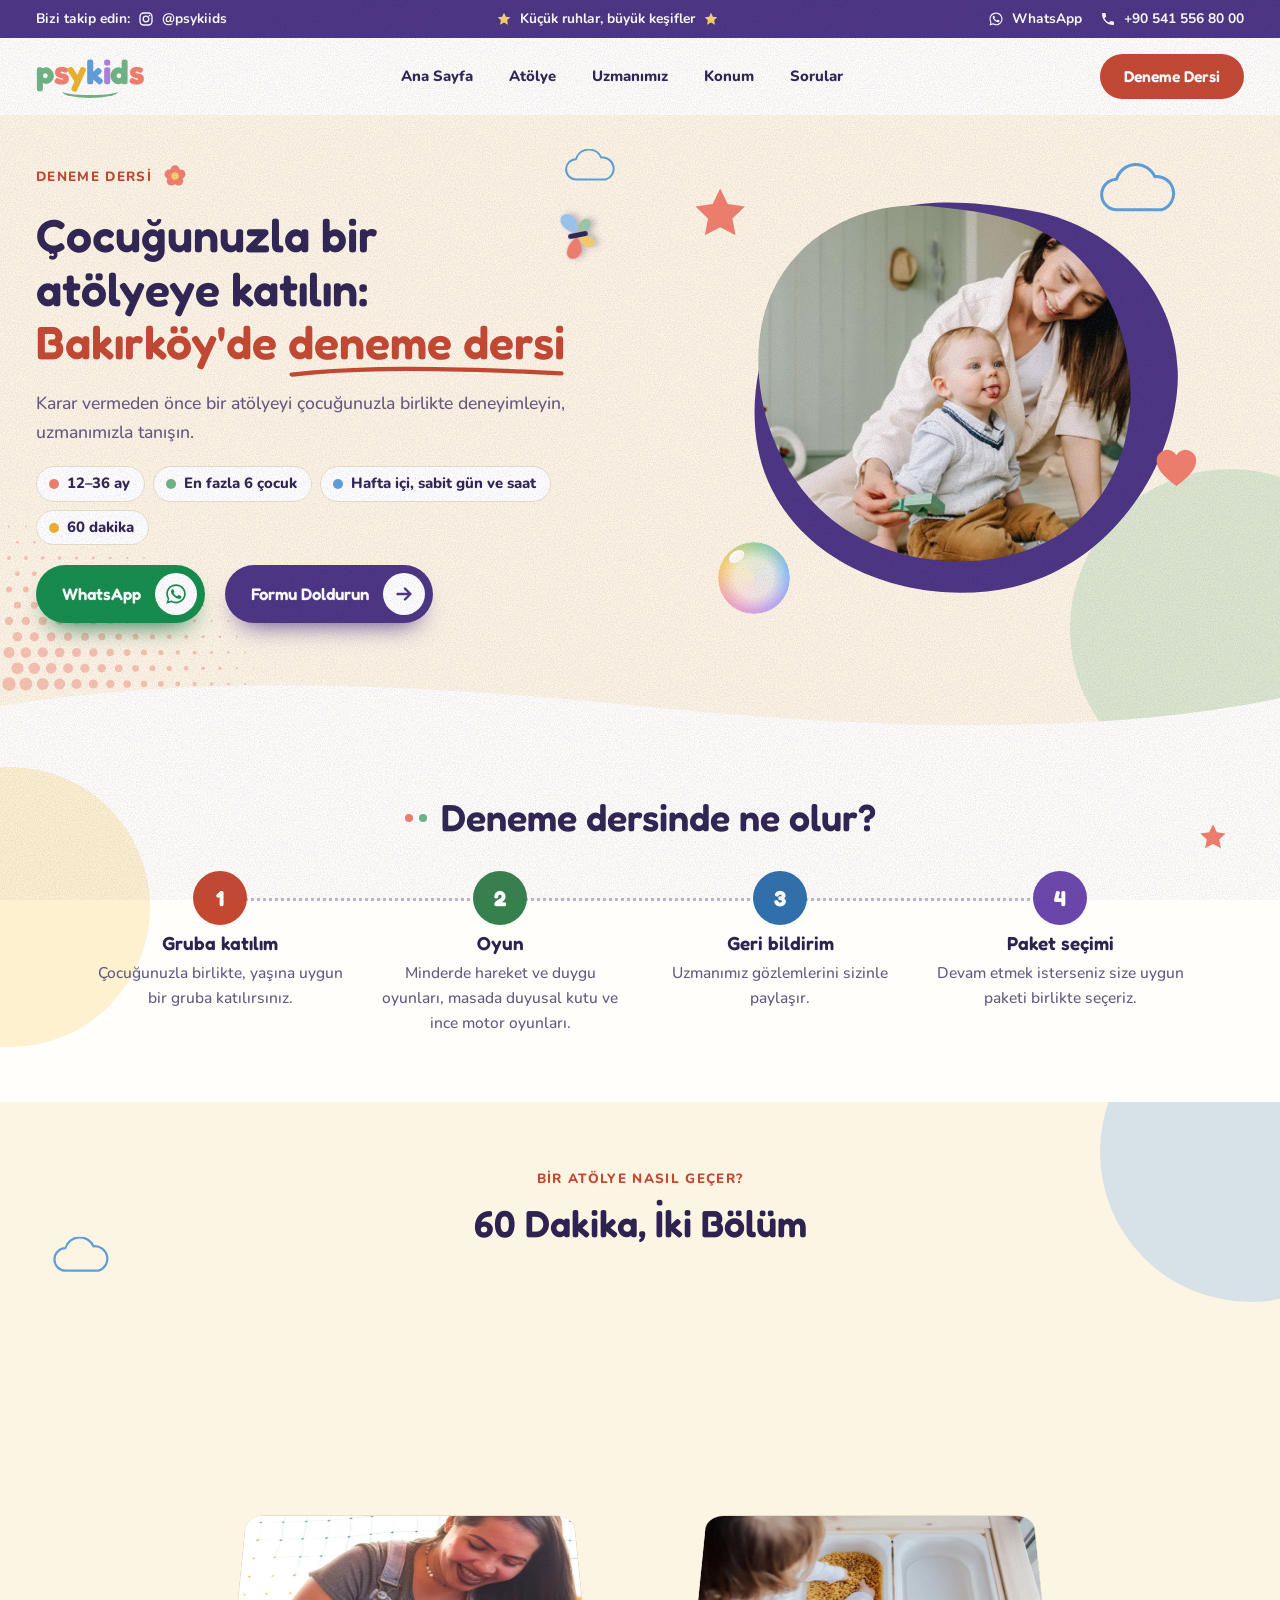
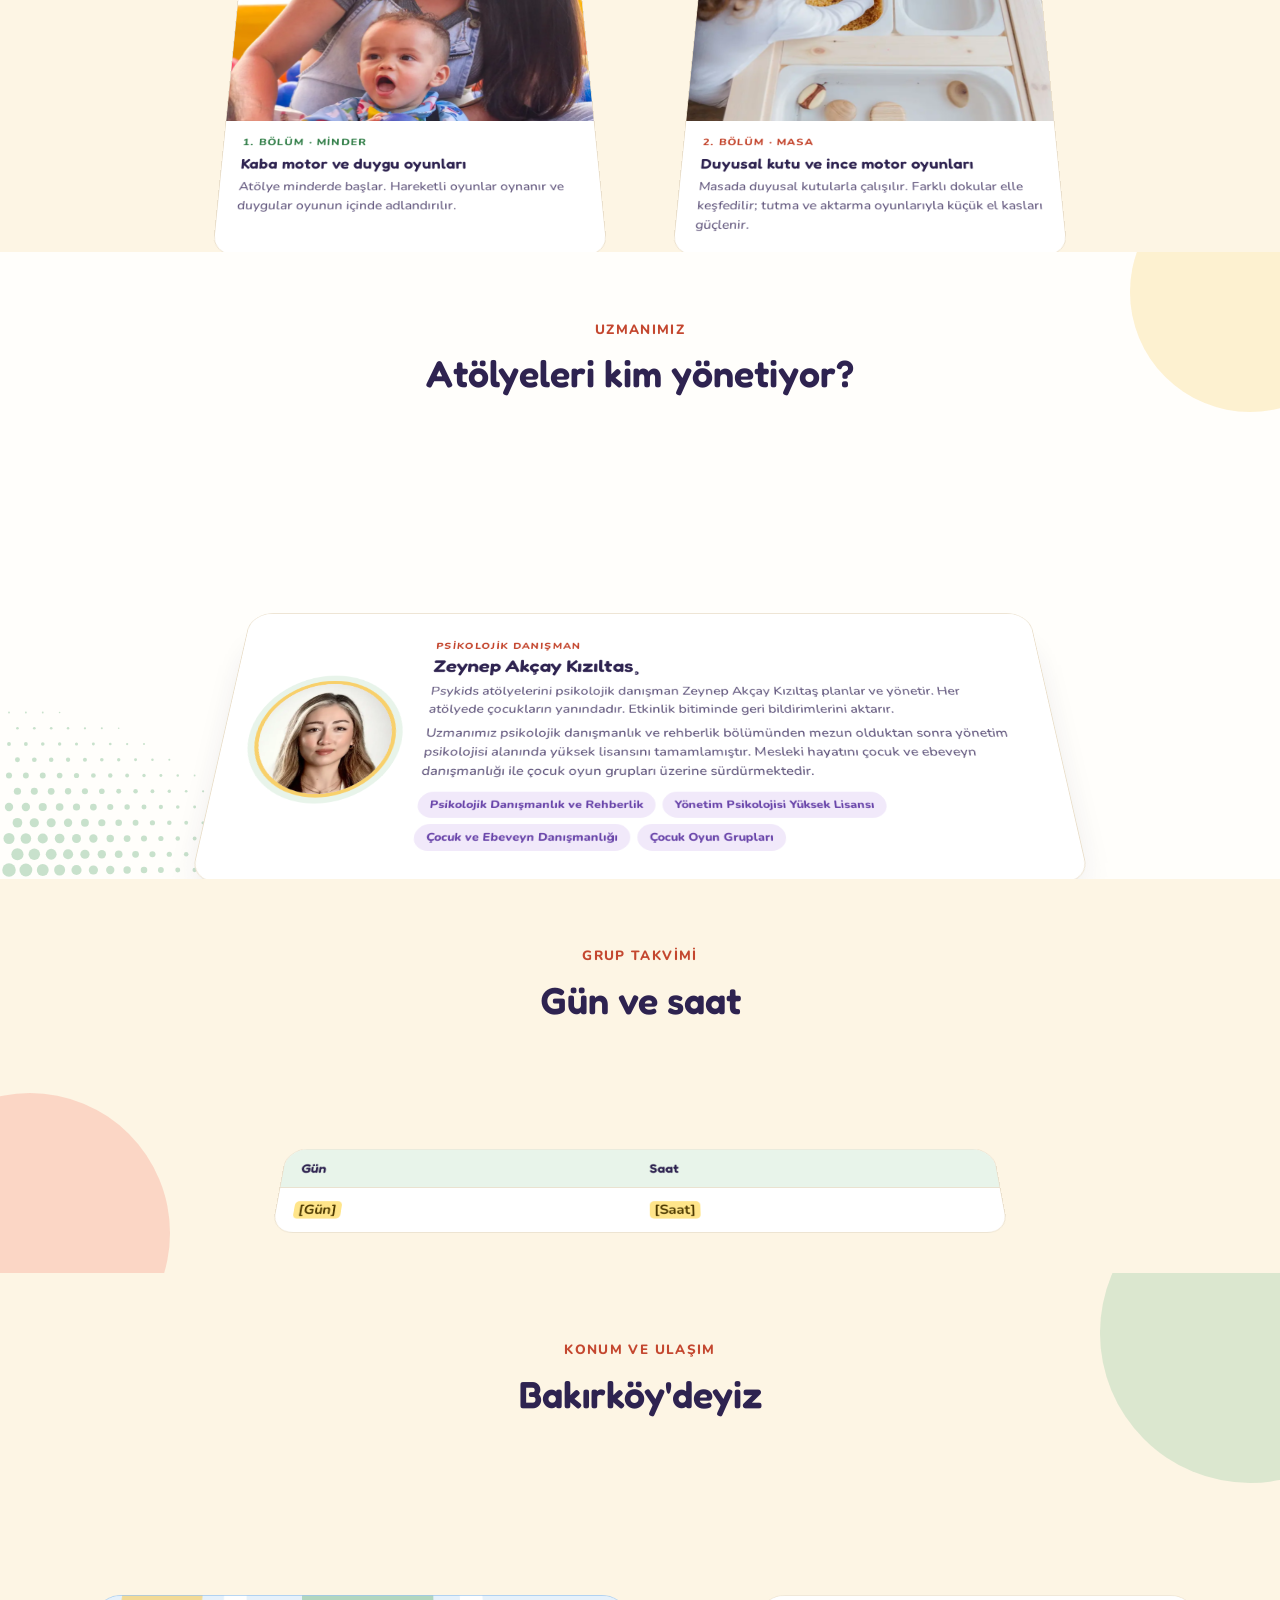
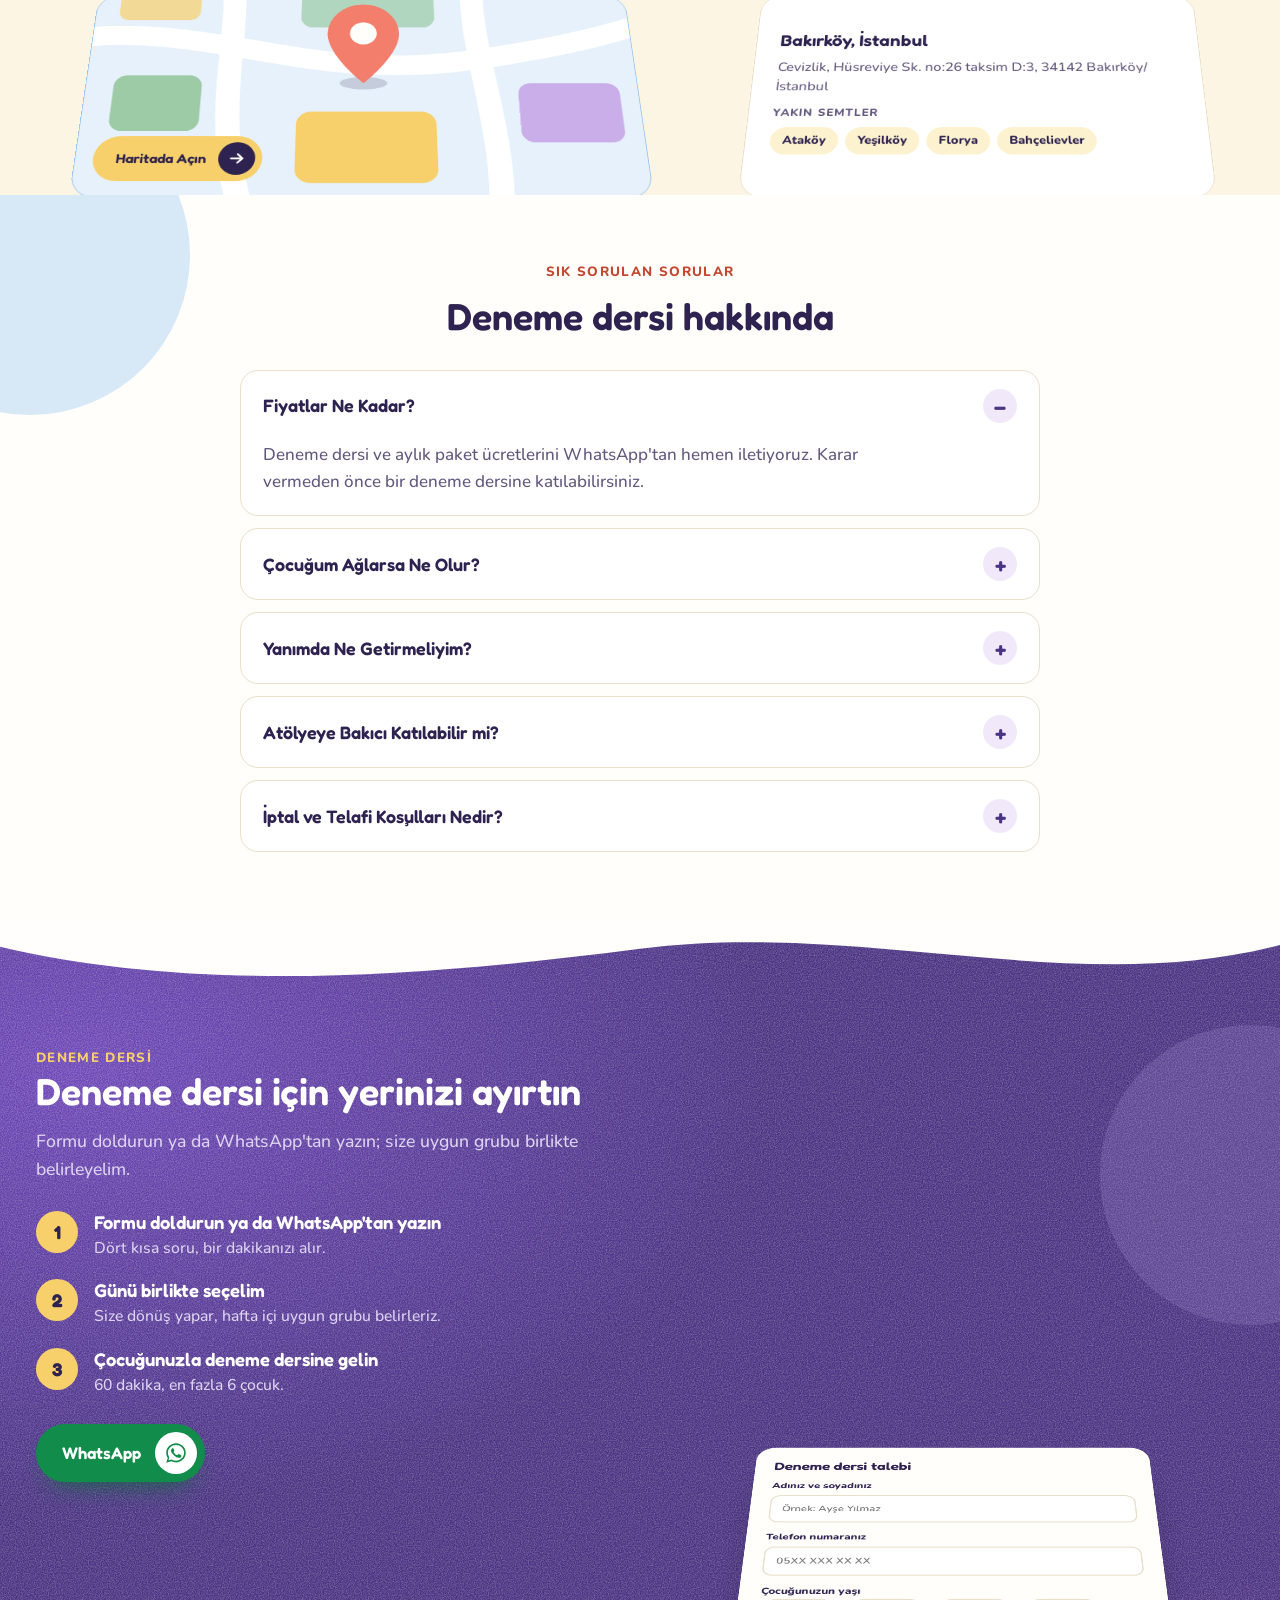
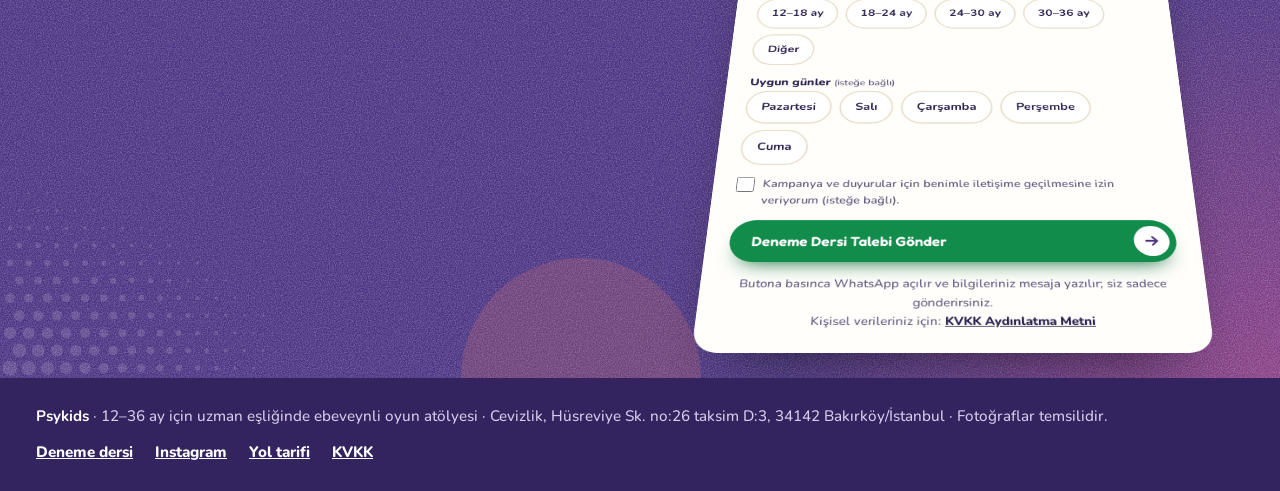
<file: psykids-site 2/deneme-dersi/index.html>
<!doctype html>
<html lang="tr">
<head>
<meta charset="utf-8">
<meta name="viewport" content="width=device-width, initial-scale=1, viewport-fit=cover">
<title>Oyun Grubu Deneme Dersi | Bakırköy, 12–36 Ay | Psykids</title>
<meta name="description" content="Bakırköy'de 12–36 aylık çocuklar için oyun grubu deneme dersi: 60 dakika, en fazla 6 çocuk. WhatsApp'tan yazın ya da formu doldurun.">
<link rel="preconnect" href="https://fonts.googleapis.com"><link rel="preconnect" href="https://fonts.gstatic.com" crossorigin>
<link rel="stylesheet" href="https://fonts.googleapis.com/css2?family=Fredoka:wght@500;600;700&family=Nunito:wght@500;600;700;800&display=swap">
<link rel="stylesheet" href="../site.css">
<script type="application/ld+json">{"@context":"https://schema.org","@type":"Service","name":"Psykids oyun grubu deneme dersi","serviceType":"Ebeveynli oyun atölyesi","areaServed":"Bakırköy, İstanbul","provider":{"@type":"ChildCare","name":"Psykids","telephone":"+905415568000","address":{"@type":"PostalAddress","streetAddress":"Cevizlik, Hüsreviye Sk. no:26 taksim D:3","postalCode":"34142","addressLocality":"Bakırköy","addressRegion":"İstanbul","addressCountry":"TR"}}}</script>
</head>
<body>
<svg class="defs" width="0" height="0" aria-hidden="true"><defs>
  <radialGradient id="blobg" cx="30%" cy="24%" r="88%"><stop offset="0" stop-color="#7E58CC"/><stop offset=".55" stop-color="#4A3382"/><stop offset="1" stop-color="#3A2468"/></radialGradient>
  <radialGradient id="cloudg" cx="30%" cy="20%" r="90%"><stop offset="0" stop-color="#E8705A"/><stop offset="1" stop-color="#B93E28"/></radialGradient>
  <filter id="grainy" x="0" y="0" width="100%" height="100%"><feTurbulence type="fractalNoise" baseFrequency=".8" numOctaves="2" seed="8" result="n"/><feColorMatrix in="n" type="matrix" values="0 0 0 0 1  0 0 0 0 1  0 0 0 0 1  0 0 0 1.2 -.44" result="s"/><feComposite in="s" in2="SourceGraphic" operator="in" result="sc"/><feMerge><feMergeNode in="SourceGraphic"/><feMergeNode in="sc"/></feMerge></filter>
  <filter id="felt" x="-4%" y="-4%" width="108%" height="108%"><feTurbulence type="fractalNoise" baseFrequency="1.05" numOctaves="2" seed="4" result="n"/><feDisplacementMap in="SourceGraphic" in2="n" scale="2.6" xChannelSelector="R" yChannelSelector="G" result="d"/><feColorMatrix in="n" type="matrix" values="0 0 0 0 .2  0 0 0 0 .12  0 0 0 0 .3  0 0 0 1 -.36" result="s"/><feComposite in="s" in2="d" operator="in" result="sc"/><feMerge><feMergeNode in="d"/><feMergeNode in="sc"/></feMerge></filter>
  <symbol id="ht" viewBox="0 0 240 160"><circle cx="8" cy="152" r="6.0"/><circle cx="23" cy="152" r="5.7"/><circle cx="38" cy="152" r="5.3"/><circle cx="53" cy="152" r="4.9"/><circle cx="68" cy="152" r="4.5"/><circle cx="83" cy="152" r="4.1"/><circle cx="98" cy="152" r="3.7"/><circle cx="113" cy="152" r="3.3"/><circle cx="128" cy="152" r="2.9"/><circle cx="143" cy="152" r="2.6"/><circle cx="158" cy="152" r="2.2"/><circle cx="173" cy="152" r="1.9"/><circle cx="188" cy="152" r="1.5"/><circle cx="203" cy="152" r="1.2"/><circle cx="218" cy="152" r="0.9"/><circle cx="15.5" cy="138" r="5.4"/><circle cx="30.5" cy="138" r="5.1"/><circle cx="45.5" cy="138" r="4.8"/><circle cx="60.5" cy="138" r="4.5"/><circle cx="75.5" cy="138" r="4.1"/><circle cx="90.5" cy="138" r="3.7"/><circle cx="105.5" cy="138" r="3.4"/><circle cx="120.5" cy="138" r="3.0"/><circle cx="135.5" cy="138" r="2.7"/><circle cx="150.5" cy="138" r="2.3"/><circle cx="165.5" cy="138" r="2.0"/><circle cx="180.5" cy="138" r="1.6"/><circle cx="195.5" cy="138" r="1.3"/><circle cx="210.5" cy="138" r="1.0"/><circle cx="225.5" cy="138" r="0.7"/><circle cx="8" cy="124" r="4.9"/><circle cx="23" cy="124" r="4.7"/><circle cx="38" cy="124" r="4.5"/><circle cx="53" cy="124" r="4.3"/><circle cx="68" cy="124" r="4.0"/><circle cx="83" cy="124" r="3.7"/><circle cx="98" cy="124" r="3.3"/><circle cx="113" cy="124" r="3.0"/><circle cx="128" cy="124" r="2.7"/><circle cx="143" cy="124" r="2.3"/><circle cx="158" cy="124" r="2.0"/><circle cx="173" cy="124" r="1.7"/><circle cx="188" cy="124" r="1.4"/><circle cx="203" cy="124" r="1.1"/><circle cx="218" cy="124" r="0.8"/><circle cx="15.5" cy="110" r="4.3"/><circle cx="30.5" cy="110" r="4.1"/><circle cx="45.5" cy="110" r="4.0"/><circle cx="60.5" cy="110" r="3.7"/><circle cx="75.5" cy="110" r="3.5"/><circle cx="90.5" cy="110" r="3.2"/><circle cx="105.5" cy="110" r="2.9"/><circle cx="120.5" cy="110" r="2.6"/><circle cx="135.5" cy="110" r="2.3"/><circle cx="150.5" cy="110" r="2.0"/><circle cx="165.5" cy="110" r="1.7"/><circle cx="180.5" cy="110" r="1.4"/><circle cx="195.5" cy="110" r="1.1"/><circle cx="210.5" cy="110" r="0.8"/><circle cx="8" cy="96" r="3.7"/><circle cx="23" cy="96" r="3.7"/><circle cx="38" cy="96" r="3.6"/><circle cx="53" cy="96" r="3.4"/><circle cx="68" cy="96" r="3.2"/><circle cx="83" cy="96" r="3.0"/><circle cx="98" cy="96" r="2.7"/><circle cx="113" cy="96" r="2.4"/><circle cx="128" cy="96" r="2.2"/><circle cx="143" cy="96" r="1.9"/><circle cx="158" cy="96" r="1.6"/><circle cx="173" cy="96" r="1.3"/><circle cx="188" cy="96" r="1.0"/><circle cx="203" cy="96" r="0.8"/><circle cx="15.5" cy="82" r="3.2"/><circle cx="30.5" cy="82" r="3.1"/><circle cx="45.5" cy="82" r="3.0"/><circle cx="60.5" cy="82" r="2.8"/><circle cx="75.5" cy="82" r="2.7"/><circle cx="90.5" cy="82" r="2.5"/><circle cx="105.5" cy="82" r="2.2"/><circle cx="120.5" cy="82" r="2.0"/><circle cx="135.5" cy="82" r="1.7"/><circle cx="150.5" cy="82" r="1.5"/><circle cx="165.5" cy="82" r="1.2"/><circle cx="180.5" cy="82" r="1.0"/><circle cx="195.5" cy="82" r="0.7"/><circle cx="8" cy="68" r="2.7"/><circle cx="23" cy="68" r="2.6"/><circle cx="38" cy="68" r="2.6"/><circle cx="53" cy="68" r="2.5"/><circle cx="68" cy="68" r="2.3"/><circle cx="83" cy="68" r="2.1"/><circle cx="98" cy="68" r="2.0"/><circle cx="113" cy="68" r="1.7"/><circle cx="128" cy="68" r="1.5"/><circle cx="143" cy="68" r="1.3"/><circle cx="158" cy="68" r="1.1"/><circle cx="173" cy="68" r="0.8"/><circle cx="15.5" cy="54" r="2.2"/><circle cx="30.5" cy="54" r="2.1"/><circle cx="45.5" cy="54" r="2.0"/><circle cx="60.5" cy="54" r="1.9"/><circle cx="75.5" cy="54" r="1.8"/><circle cx="90.5" cy="54" r="1.6"/><circle cx="105.5" cy="54" r="1.5"/><circle cx="120.5" cy="54" r="1.3"/><circle cx="135.5" cy="54" r="1.1"/><circle cx="150.5" cy="54" r="0.9"/><circle cx="8" cy="40" r="1.7"/><circle cx="23" cy="40" r="1.7"/><circle cx="38" cy="40" r="1.6"/><circle cx="53" cy="40" r="1.5"/><circle cx="68" cy="40" r="1.4"/><circle cx="83" cy="40" r="1.3"/><circle cx="98" cy="40" r="1.2"/><circle cx="113" cy="40" r="1.0"/><circle cx="128" cy="40" r="0.9"/><circle cx="15.5" cy="26" r="1.2"/><circle cx="30.5" cy="26" r="1.2"/><circle cx="45.5" cy="26" r="1.2"/><circle cx="60.5" cy="26" r="1.1"/><circle cx="75.5" cy="26" r="1.0"/><circle cx="90.5" cy="26" r="0.9"/><circle cx="105.5" cy="26" r="0.7"/><circle cx="8" cy="12" r="0.8"/><circle cx="23" cy="12" r="0.8"/><circle cx="38" cy="12" r="0.8"/><circle cx="53" cy="12" r="0.7"/></symbol>
  <symbol id="hand" viewBox="0 0 230 280">
    <rect y="-15" width="78" height="30" rx="15" transform="translate(50 112) rotate(-98)" style="fill:var(--h1)"/>
    <rect y="-13.5" width="112" height="27" rx="13.5" transform="translate(88 112) rotate(-58)" style="fill:var(--h2)"/>
    <rect y="-13.5" width="124" height="27" rx="13.5" transform="translate(102 134) rotate(-30)" style="fill:var(--h3)"/>
    <rect y="-13" width="108" height="26" rx="13" transform="translate(106 160) rotate(-4)" style="fill:var(--h4)"/>
    <rect y="-12" width="96" height="24" rx="12" transform="translate(98 188) rotate(24)" style="fill:var(--h5)"/>
    <ellipse cx="62" cy="162" rx="54" ry="62" style="fill:var(--h0)"/>
    <ellipse cx="50" cy="148" rx="16" ry="20" fill="#fff" opacity=".22"/>
    <ellipse cx="78" cy="188" rx="10" ry="12" fill="#fff" opacity=".16"/>
  </symbol>
  <symbol id="bfly" viewBox="56 104 348 276">
    <path class="c-co" d="M224 228C190 150 120 110 82 136c-40 28-14 104 46 112 40 6 76-6 96-20z"/>
    <path class="c-su" d="M224 244c-40 4-92 26-98 70-5 40 40 58 70 30 22-20 30-64 28-100z"/>
    <path class="c-sk" d="M236 228c34-78 104-118 142-92 40 28 14 104-46 112-40 6-76-6-96-20z"/>
    <path class="c-sa" d="M236 244c40 4 92 26 98 70 5 40-40 58-70 30-22-20-30-64-28-100z"/>
    <rect x="222" y="196" width="16" height="130" rx="8" class="c-in"/>
    <path class="k k-in" style="stroke-width:4" d="M226 198q-10-34-30-42M234 198q10-34 30-42"/>
  </symbol>
  <symbol id="flower" viewBox="0 0 24 24">
    <circle cx="12" cy="6.4" r="4.3"/><circle cx="17.3" cy="10.3" r="4.3"/><circle cx="15.3" cy="16.5" r="4.3"/><circle cx="8.7" cy="16.5" r="4.3"/><circle cx="6.7" cy="10.3" r="4.3"/>
    <circle cx="12" cy="12" r="3.5" class="c-su"/>
  </symbol>
  <symbol id="d-star" viewBox="0 0 24 24"><path stroke-linejoin="round" d="M12 2.5l2.9 6 6.6.9-4.8 4.6 1.2 6.5L12 17.4l-5.9 3.1 1.2-6.5L2.5 9.400l6.600-.9z"/></symbol>
  <symbol id="d-heart" viewBox="0 0 24 24"><path stroke-linejoin="round" d="M12 20.5C5 15.5 3 12 3 8.800A4.800 4.800 0 0 1 12 6.500a4.800 4.800 0 0 1 9 2.300c0 3.200-2 6.700-9 11.700z"/></symbol>
  <symbol id="d-cloud" viewBox="0 0 48 30"><path d="M12 27a9 9 0 0 1-.5-18A12 12 0 0 1 34 7.500 10 10 0 0 1 38 27z"/></symbol>
  <symbol id="d-sun" viewBox="0 0 60 60">
    <circle cx="30" cy="30" r="13" class="c-su"/>
    <path class="k k-sm" style="stroke-width:2.6" d="M30 4v7M30 49v7M4 30h7M49 30h7M11.600 11.600l5 5M43.400 43.400l5 5M48.400 11.600l-5 5M16.600 43.400l-5 5"/>
    <circle cx="25.500" cy="28" r="1.700" class="c-in"/><circle cx="34.500" cy="28" r="1.700" class="c-in"/>
    <path class="k k-in" style="stroke-width:1.800" d="M25 33q5 4.500 10 0"/>
  </symbol>
  <symbol id="d-plane" viewBox="0 0 48 40"><path d="M3 18L45 3 32 37l-8-13-21-6zM24 24L45 3"/></symbol>
  <symbol id="d-squig" viewBox="0 0 60 16"><path d="M2 8q7-10 14 0t14 0 14 0 14 0"/></symbol>
  <symbol id="d-loop" viewBox="0 0 56 26"><path d="M2 20c5-16 14-16 12-4s9 10 11-1 10-11 10 0 9 8 19-9"/></symbol>
  <symbol id="i-arrow" viewBox="0 0 24 24"><path d="M5 12h14M13 6l6 6-6 6" fill="none" stroke="currentColor" stroke-width="2.6" stroke-linecap="round" stroke-linejoin="round"/></symbol>
  <symbol id="i-ig" viewBox="0 0 24 24"><rect x="3" y="3" width="18" height="18" rx="5.500" fill="none" stroke="currentColor" stroke-width="2"/><circle cx="12" cy="12" r="4.200" fill="none" stroke="currentColor" stroke-width="2"/><circle cx="17.300" cy="6.700" r="1.200" fill="currentColor"/></symbol>
  <symbol id="i-wa" viewBox="0 0 32 32"><path fill="currentColor" d="M16 3C8.800 3 3 8.700 3 15.800c0 2.500.7 4.800 2 6.800L3 29l6.700-1.900c1.900 1 4 1.500 6.300 1.500 7.200 0 13-5.700 13-12.800S23.200 3 16 3zm0 23.300c-2 0-4-.6-5.600-1.600l-.4-.2-4 1.100 1.100-3.800-.3-.4a10.300 10.300 0 0 1-1.600-5.600C5.200 10 10 5.300 16 5.300S26.800 10 26.800 15.800 22 26.300 16 26.300zm5.900-7.900c-.3-.2-1.900-.9-2.200-1s-.5-.2-.7.2-.8 1-1 1.200-.4.2-.7 0a8.800 8.800 0 0 1-2.600-1.600 9.700 9.700 0 0 1-1.800-2.200c-.2-.3 0-.5.1-.7l.5-.6.3-.5c.1-.2 0-.4 0-.6l-1-2.400c-.3-.6-.5-.5-.7-.5h-.6c-.2 0-.6.1-.9.4-.3.3-1.200 1.100-1.200 2.800s1.200 3.200 1.400 3.500c.2.2 2.400 3.700 5.900 5.100 2.900 1.200 3.500.9 4.100.9.6-.1 1.900-.8 2.200-1.500.3-.8.3-1.400.2-1.500-.1-.2-.3-.3-.6-.4z"/></symbol>
</defs></svg>
<div id="site" lang="tr">
<div class="grain" aria-hidden="true"></div>
<div class="topbar"><div class="wrap">
  <a class="tb-side" href="https://www.instagram.com/psykiids/" target="_blank" rel="noopener">Bizi takip edin: <svg aria-hidden="true"><use href="#i-ig"/></svg> @psykiids</a>
  <span class="tag"><svg aria-hidden="true"><use href="#d-star" fill="currentColor"/></svg> Küçük ruhlar, büyük keşifler <svg aria-hidden="true"><use href="#d-star" fill="currentColor"/></svg></span>
  <span class="tb-side tb-r"><a data-wa data-place="ust-bant" href="https://wa.me/905415568000?text=Merhaba%2C%20deneme%20dersleriniz%20hakk%C4%B1nda%20bilgi%20almak%20istiyorum." target="_blank" rel="noopener"><svg aria-hidden="true"><use href="#i-wa"/></svg> WhatsApp</a><a href="tel:+905415568000"><svg viewBox="0 0 24 24" fill="currentColor" aria-hidden="true"><path d="M6.6 10.800a15 15 0 0 0 6.600 6.600l2.200-2.200a1 1 0 0 1 1-.2c1.100.4 2.300.600 3.600.600a1 1 0 0 1 1 1V20a1 1 0 0 1-1 1A17 17 0 0 1 3 4a1 1 0 0 1 1-1h3.500a1 1 0 0 1 1 1c0 1.300.2 2.500.600 3.600a1 1 0 0 1-.2 1z"/></svg> +90 541 556 80 00</a></span>
</div></div>
<header class="site-head"><div class="wrap">
  <a class="logo" href="../" aria-label="Psykids ana sayfa"><i class="l1">p</i><i class="l2">s</i><i class="l3">y</i><i class="l4">k</i><i class="l5">i</i><i class="l1">d</i><i class="l2">s</i></a>
  <nav aria-label="Site menüsü">
    <a href="../">Ana Sayfa</a>
    <a href="../#atolye">Atölye</a>
    <a href="../#uzman">Uzmanımız</a>
    <a href="../#konum">Konum</a>
    <a href="../#sss">Sorular</a>
  </nav>
  <a class="btn-coral" href="../deneme-dersi/">Deneme Dersi</a>
</div></header>
<main>
<section class="hero" id="ust">
  <span class="ht dk" style="left:0;bottom:6%;width:270px;height:180px;color:var(--coral);opacity:.42"><svg aria-hidden="true"><use href="#ht"/></svg></span>
  <span class="orb" style="--c:var(--sage);opacity:0.35;right:-110px;bottom:-60px;width:320px"></span>
  <span class="doodle dk" data-depth=".5" style="left:44%;top:9%;width:54px;height:34px"><svg class="k k-km" style="stroke-width:1.8" aria-hidden="true"><use href="#d-cloud"/></svg></span>
  <div class="wrap">
    <div class="hero-copy">
      <p class="eyebrow">Deneme dersi <span class="perch" data-perch style="color:var(--coral)"><svg aria-hidden="true"><use href="#flower" fill="currentColor"/></svg></span></p>
      <h1>Çocuğunuzla bir atölyeye katılın: <span class="l2x">Bakırköy'de <span class="ul">deneme dersi<svg viewBox="0 0 200 14" preserveAspectRatio="none" class="k k-cd" style="stroke-width:4" aria-hidden="true"><path d="M3 9C50 2 110 2 197 8"/></svg></span></span></h1>
      <p class="lead">Karar vermeden önce bir atölyeyi çocuğunuzla birlikte deneyimleyin, uzmanımızla tanışın.</p>
      <ul class="facts"><li style="--c:var(--coral)">12–36 ay</li><li style="--c:var(--sage-mid)">En fazla 6 çocuk</li><li style="--c:var(--sky-mid)">Hafta içi, sabit gün ve saat</li><li style="--c:var(--sun-mid)">60 dakika</li></ul>
      <div class="cta-row">
        <a class="pill pill-wa" data-wa data-place="hero" href="https://wa.me/905415568000?text=Merhaba%2C%20deneme%20dersleriniz%20hakk%C4%B1nda%20bilgi%20almak%20istiyorum." target="_blank" rel="noopener">WhatsApp <span class="dot"><svg aria-hidden="true"><use href="#i-wa"/></svg></span></a>
        <a class="pill pill-plum" href="#form">Formu Doldurun <span class="dot ar"><svg aria-hidden="true"><use href="#i-arrow"/></svg></span></a>
      </div>
    </div>
    <div class="hero-art" style="max-width:480px"><div class="blobpic" style="max-width:none;margin:0">
        <svg viewBox="0 0 500 500" role="img" aria-label="Küçük oğluyla halıda bloklarla oynayan anne"><g transform="rotate(14 250 250) translate(14 8)"><path class="c-pl" d="M262 38c96-12 186 44 204 138 16 86-22 198-116 246-88 44-212 36-274-46C18 300 30 168 96 100c44-46 104-56 166-62z"/></g><clipPath id="blobclip1"><path transform="translate(475 22) scale(-.9 .9)" d="M262 38c96-12 186 44 204 138 16 86-22 198-116 246-88 44-212 36-274-46C18 300 30 168 96 100c44-46 104-56 166-62z"/></clipPath><image href="../img/dd.webp" x="30" y="40" width="440" height="465" preserveAspectRatio="xMidYMid slice" clip-path="url(#blobclip1)"/></svg>
        <span class="d" style="left:-4%;top:6%;width:13%;height:13%"><svg class="c-co" aria-hidden="true"><use href="#d-star"/></svg></span>
        <span class="d" style="right:-3%;top:60%;width:11%;height:11%"><svg class="c-co" aria-hidden="true"><use href="#d-heart"/></svg></span>
        <span class="d" style="right:2%;top:2%;width:17%;height:11%"><svg class="k k-km" style="stroke-width:1.8" aria-hidden="true"><use href="#d-cloud"/></svg></span>
        <span class="bub" style="position:absolute;left:2%;bottom:4%;width:15%;aspect-ratio:1;--rot:80deg"></span>
      </div></div>
  </div>
  <svg class="wave-b" viewBox="0 0 1440 90" preserveAspectRatio="none" aria-hidden="true"><path d="M0 52c200-44 430-40 720 0s530 42 720-12v50H0z"/></svg>
</section>

<section class="band" id="akis">
  <span class="orb" style="--c:var(--sun);opacity:0.3;left:-130px;top:10%;width:280px"></span>
  <span class="doodle dk" data-depth=".7" style="right:4%;top:14%;width:32px;height:32px"><svg class="c-co" aria-hidden="true"><use href="#d-star"/></svg></span>
  <div class="wrap">
    <div class="sec-head">
      <div class="ttl"><span class="dots"><i></i><i></i></span><h2>Deneme dersinde ne olur?</h2></div>
    </div>
    <ol class="flow">
      <li style="--c:var(--coral-deep)"><div><h3>Gruba katılım</h3><p>Çocuğunuzla birlikte, yaşına uygun bir gruba katılırsınız.</p></div></li>
      <li style="--c:var(--sage-deep)"><div><h3>Oyun</h3><p>Minderde hareket ve duygu oyunları, masada duyusal kutu ve ince motor oyunları.</p></div></li>
      <li style="--c:var(--sky-deep)"><div><h3>Geri bildirim</h3><p>Uzmanımız gözlemlerini sizinle paylaşır.</p></div></li>
      <li style="--c:var(--lilac-deep)"><div><h3>Paket seçimi</h3><p>Devam etmek isterseniz size uygun paketi birlikte seçeriz.</p></div></li>
    </ol>
  </div>
</section>

<section class="band" id="atolye" style="background:var(--cream)">
  <span class="orb" style="--c:var(--sky);opacity:0.4;right:-120px;top:-100px;width:300px"></span>
  <span class="doodle dk" data-depth=".5" style="left:4%;top:10%;width:60px;height:38px"><svg class="k k-km" style="stroke-width:1.8" aria-hidden="true"><use href="#d-cloud"/></svg></span>
  <div class="wrap">
    <div class="sec-head">
      <p class="eyebrow">Bir atölye nasıl geçer?</p>
      <h2>60 Dakika, İki Bölüm</h2>
    </div>
    <div class="t-grid">
      <article class="t-card" data-rise="0" style="--d:var(--sage-deep)">
        <img src="../img/f1.webp" alt="Annesiyle renkli toplarla oynayan küçük çocuk" width="880" height="660" loading="lazy">
        <div><span class="j-step">1. bölüm · Minder</span><h3>Kaba motor ve duygu oyunları</h3><p>Atölye minderde başlar. Hareketli oyunlar oynanır ve duygular oyunun içinde adlandırılır.</p></div>
      </article>
      <article class="t-card" data-rise="1" style="--d:var(--coral-deep)">
        <img src="../img/f2.webp" alt="Duyusal kutuda makarnalarla oynayan küçük çocuğun elleri" width="880" height="660" loading="lazy">
        <div><span class="j-step">2. bölüm · Masa</span><h3>Duyusal kutu ve ince motor oyunları</h3><p>Masada duyusal kutularla çalışılır. Farklı dokular elle keşfedilir; tutma ve aktarma oyunlarıyla küçük el kasları güçlenir.</p></div>
      </article>
    </div>
  </div>
</section>

<section class="band" id="uzman">
  <span class="orb" style="--c:var(--sun);opacity:0.3;right:-90px;top:-80px;width:240px"></span>
  <span class="ht dk" style="left:0;bottom:0;width:270px;height:180px;color:var(--sage);opacity:.55"><svg aria-hidden="true"><use href="#ht"/></svg></span>
  <div class="wrap">
    <div class="sec-head">
      <p class="eyebrow">Uzmanımız</p>
      <h2>Atölyeleri kim yönetiyor?</h2>
    </div>
    <div class="expert" data-rise="0">
      <img class="avatar" src="../img/zeynep.webp" alt="Psikolojik Danışman Zeynep Akçay Kızıltaş" width="480" height="480" loading="lazy">
      <div>
        <span class="who">Psikolojik Danışman</span>
        <h3>Zeynep Akçay Kızıltaş</h3>
        <p>Psykids atölyelerini psikolojik danışman Zeynep Akçay Kızıltaş planlar ve yönetir. Her atölyede çocukların yanındadır. Etkinlik bitiminde geri bildirimlerini aktarır.</p>
        <p style="margin-top:8px">Uzmanımız psikolojik danışmanlık ve rehberlik bölümünden mezun olduktan sonra yönetim psikolojisi alanında yüksek lisansını tamamlamıştır. Mesleki hayatını çocuk ve ebeveyn danışmanlığı ile çocuk oyun grupları üzerine sürdürmektedir.</p>
        <ul class="topics"><li>Psikolojik Danışmanlık ve Rehberlik</li><li>Yönetim Psikolojisi Yüksek Lisansı</li><li>Çocuk ve Ebeveyn Danışmanlığı</li><li>Çocuk Oyun Grupları</li></ul>
      </div>
    </div>
  </div>
</section>

<section class="band" id="takvim" style="background:var(--cream)">
  <span class="orb" style="--c:var(--coral);opacity:0.26;left:-110px;bottom:-100px;width:280px"></span>
  <div class="wrap">
    <div class="sec-head">
      <p class="eyebrow">Grup takvimi</p>
      <h2>Gün ve saat</h2>
    </div>
    <div class="sched" data-rise="0"><table>
      <thead><tr><th>Gün</th><th>Saat</th></tr></thead>
      <tbody><tr><td><mark class="todo">[Gün]</mark></td><td><mark class="todo">[Saat]</mark></td></tr></tbody>
    </table></div>
    <p class="sched-note">Atölyeler hafta içi, sabit gün ve saatte yapılır. Her grupta en fazla 6 çocuk bulunur.</p>
  </div>
</section>



<section class="band" id="konum" style="background:var(--cream)">
  <span class="orb" style="--c:var(--sage);opacity:0.35;right:-120px;top:-90px;width:300px"></span>
  <div class="wrap">
    <div class="sec-head">
      <p class="eyebrow">Konum ve ulaşım</p>
      <h2>Bakırköy'deyiz</h2>
    </div>
    <div class="loc-grid">
      <a class="mapcard" href="https://maps.app.goo.gl/GomNXPf2TeLVyFv98" target="_blank" rel="noopener" data-rise="0" aria-label="Psykids konumunu Google Haritalar'da açın">
        <svg viewBox="0 0 600 320" preserveAspectRatio="xMidYMid slice" aria-hidden="true">
          <path class="k" style="stroke:#fff;stroke-width:26" d="M-20 90C140 70 240 150 420 120S620 60 640 70M150 -20C170 90 130 200 190 340M430 -20c-20 120 30 220 10 360"/>
          <rect x="30" y="140" width="96" height="70" rx="14" class="c-sa"/><rect x="230" y="186" width="150" height="86" rx="16" class="c-su"/><rect x="470" y="150" width="110" height="74" rx="14" class="c-li"/><rect x="232" y="14" width="150" height="62" rx="14" class="c-sa" opacity=".7"/><rect x="26" y="20" width="92" height="46" rx="12" class="c-su" opacity=".7"/>
          <ellipse cx="302" cy="150" rx="26" ry="8" class="c-in" opacity=".18"/>
          <path class="c-co" d="M302 44a40 40 0 0 0-40 40c0 30 40 66 40 66s40-36 40-66a40 40 0 0 0-40-40z"/><circle cx="302" cy="84" r="15" class="c-pa"/>
        </svg>
        <span class="pill pill-sun">Haritada Açın <span class="dot ar" style="color:#fff"><svg aria-hidden="true"><use href="#i-arrow"/></svg></span></span>
      </a>
      <div class="loc-info" data-rise="1">
        <h3>Bakırköy, İstanbul</h3>
        <p>Cevizlik, Hüsreviye Sk. no:26 taksim D:3, 34142 Bakırköy/İstanbul</p>
        <p class="near-l">Yakın semtler</p>
        <ul class="near"><li>Ataköy</li><li>Yeşilköy</li><li>Florya</li><li>Bahçelievler</li></ul>
      </div>
    </div>
  </div>
</section>

<section class="band" id="sss">
  <span class="orb" style="--c:var(--sky);opacity:0.4;left:-130px;top:-100px;width:320px"></span>
  <div class="wrap">
    <div class="sec-head">
      <p class="eyebrow">Sık sorulan sorular</p>
      <h2>Deneme dersi hakkında</h2>
    </div>
    <div class="faq">
      <details open>
        <summary>Fiyatlar Ne Kadar?</summary>
        <p>Deneme dersi ve aylık paket ücretlerini WhatsApp'tan hemen iletiyoruz. Karar vermeden önce bir deneme dersine katılabilirsiniz.</p>
      </details>
      <details>
        <summary>Çocuğum Ağlarsa Ne Olur?</summary>
        <p>Atölyeye siz de katıldığınız için çocuğunuz yalnız kalmaz. Hiçbir çocuk oyuna zorlanmaz; çocuğunuz hazır olduğunda kendiliğinden katılır.</p>
      </details>
      <details>
        <summary>Yanımda Ne Getirmeliyim?</summary>
        <div class="ans"><mark class="todo">[Yanıt Zeynep Hanım'dan alınacak]</mark></div>
      </details>
      <details>
        <summary>Atölyeye Bakıcı Katılabilir mi?</summary>
        <div class="ans"><mark class="todo">[Yanıt Zeynep Hanım'dan alınacak]</mark></div>
      </details>
      <details>
        <summary>İptal ve Telafi Koşulları Nedir?</summary>
        <div class="ans"><mark class="todo">[Yanıt Zeynep Hanım'dan alınacak]</mark></div>
      </details>
    </div>
  </div>
</section>
<section class="cta" id="form">
  <svg class="wave-t" viewBox="0 0 1440 80" preserveAspectRatio="none" aria-hidden="true"><path d="M0 0h1440v28c-230 56-470-26-720 4S220 78 0 30z"/></svg>
  <span class="orb" style="--c:var(--lilac);opacity:0.16;right:-120px;top:10%;width:300px"></span>
  <span class="orb" style="--c:var(--coral);opacity:0.2;left:36%;bottom:-120px;width:240px"></span>
  <span class="ht" style="left:0;bottom:0;width:300px;height:200px;color:#fff;opacity:.13"><svg aria-hidden="true"><use href="#ht"/></svg></span>
  <div class="wrap">
    <div>
      <p class="eyebrow">Deneme dersi</p>
      <h2>Deneme dersi için yerinizi ayırtın</h2>
      <p class="lead">Formu doldurun ya da WhatsApp'tan yazın; size uygun grubu birlikte belirleyelim.</p>
      <ol class="steps">
        <li><div><strong>Formu doldurun ya da WhatsApp'tan yazın</strong><span>Dört kısa soru, bir dakikanızı alır.</span></div></li>
        <li><div><strong>Günü birlikte seçelim</strong><span>Size dönüş yapar, hafta içi uygun grubu belirleriz.</span></div></li>
        <li><div><strong>Çocuğunuzla deneme dersine gelin</strong><span>60 dakika, en fazla 6 çocuk.</span></div></li>
      </ol>
      <div style="margin-top:26px"><a class="pill pill-wa" data-wa data-place="form-yani" href="https://wa.me/905415568000?text=Merhaba%2C%20deneme%20dersleriniz%20hakk%C4%B1nda%20bilgi%20almak%20istiyorum." target="_blank" rel="noopener">WhatsApp <span class="dot"><svg aria-hidden="true"><use href="#i-wa"/></svg></span></a></div>
    </div>
    <form id="lead" novalidate data-rise="0">
      <h3>Deneme dersi talebi</h3>
      <div class="field"><label for="f-ad">Adınız ve soyadınız</label><input type="text" id="f-ad" name="ad" autocomplete="name" placeholder="Örnek: Ayşe Yılmaz"></div>
      <div class="field"><label for="f-tel">Telefon numaranız</label><input type="tel" id="f-tel" name="telefon" autocomplete="tel" inputmode="tel" placeholder="05XX XXX XX XX"></div>
      <fieldset><legend>Çocuğunuzun yaşı</legend><div class="chips">
        <label><input type="radio" name="yas" id="f-y1" value="12–18 ay"><span>12–18 ay</span></label><label><input type="radio" name="yas" id="f-y2" value="18–24 ay"><span>18–24 ay</span></label><label><input type="radio" name="yas" id="f-y3" value="24–30 ay"><span>24–30 ay</span></label><label><input type="radio" name="yas" id="f-y4" value="30–36 ay"><span>30–36 ay</span></label><label><input type="radio" name="yas" id="f-y5" value="Diğer"><span>Diğer</span></label>
      </div></fieldset>
      <fieldset><legend>Uygun günler <small>(isteğe bağlı)</small></legend><div class="chips">
        <label><input type="checkbox" name="gunler" id="f-d1" value="Pazartesi"><span>Pazartesi</span></label><label><input type="checkbox" name="gunler" id="f-d2" value="Salı"><span>Salı</span></label><label><input type="checkbox" name="gunler" id="f-d3" value="Çarşamba"><span>Çarşamba</span></label><label><input type="checkbox" name="gunler" id="f-d4" value="Perşembe"><span>Perşembe</span></label><label><input type="checkbox" name="gunler" id="f-d5" value="Cuma"><span>Cuma</span></label>
      </div></fieldset>
      <label class="consent" for="f-izin"><input type="checkbox" id="f-izin" name="izin"><span>Kampanya ve duyurular için benimle iletişime geçilmesine izin veriyorum (isteğe bağlı).</span></label>
      <div class="hp" aria-hidden="true"><label for="f-web">Web siteniz</label><input type="text" id="f-web" name="website" tabindex="-1" autocomplete="off"></div>
      <p class="err" id="lead-err" role="alert" hidden></p>
      <div class="send"><span class="perch" data-perch></span><a class="pill pill-wa" id="lead-send" role="button" href="https://wa.me/905415568000?text=Merhaba%2C%20deneme%20dersleriniz%20hakk%C4%B1nda%20bilgi%20almak%20istiyorum." target="_blank" rel="noopener">Deneme Dersi Talebi Gönder <span class="dot ar"><svg aria-hidden="true"><use href="#i-arrow"/></svg></span></a></div>
      <p class="hint">Butona basınca WhatsApp açılır ve bilgileriniz mesaja yazılır; siz sadece gönderirsiniz.<br>Kişisel verileriniz için: <a href="../kvkk/">KVKK Aydınlatma Metni</a></p>
    </form>
  </div>
</section>
</main>
<footer><div class="wrap">
  <span><strong style="color:#fff">Psykids</strong> · 12–36 ay için uzman eşliğinde ebeveynli oyun atölyesi · Cevizlik, Hüsreviye Sk. no:26 taksim D:3, 34142 Bakırköy/İstanbul · Fotoğraflar temsilidir.</span>
  <span class="fl"><a href="../deneme-dersi/">Deneme dersi</a><a href="https://www.instagram.com/psykiids/" target="_blank" rel="noopener">Instagram</a><a href="https://maps.app.goo.gl/GomNXPf2TeLVyFv98" target="_blank" rel="noopener">Yol tarifi</a><a href="../kvkk/">KVKK</a></span>
</div></footer>
<a class="fab" data-wa data-place="yuzen" href="https://wa.me/905415568000?text=Merhaba%2C%20deneme%20dersleriniz%20hakk%C4%B1nda%20bilgi%20almak%20istiyorum." target="_blank" rel="noopener"><svg aria-hidden="true"><use href="#i-wa"/></svg><span>WhatsApp</span></a>
<div class="wabar"><a data-wa data-place="mobil-sabit" href="https://wa.me/905415568000?text=Merhaba%2C%20deneme%20dersleriniz%20hakk%C4%B1nda%20bilgi%20almak%20istiyorum." target="_blank" rel="noopener"><svg aria-hidden="true"><use href="#i-wa"/></svg> WhatsApp</a></div>
<div class="guide" id="guide" aria-hidden="true">
  <svg class="gl" viewBox="56 110 170 262"><path class="c-co" d="M224 228C190 150 120 110 82 136c-40 28-14 104 46 112 40 6 76-6 96-20z"/><path class="c-su" d="M224 244c-40 4-92 26-98 70-5 40 40 58 70 30 22-20 30-64 28-100z"/></svg>
  <i></i>
  <svg class="gr" viewBox="234 110 170 262"><path class="c-sk" d="M236 228c34-78 104-118 142-92 40 28 14 104-46 112-40 6-76-6-96-20z"/><path class="c-sa" d="M236 244c40 4 92 26 98 70 5 40-40 58-70 30-22-20-30-64-28-100z"/></svg>
</div>


</div>
<script>window.PSY={"wa":"905415568000","msg":"Merhaba, deneme dersleriniz hakkında bilgi almak istiyorum.","page":"deneme-dersi","view":"deneme_dersi_view","endpoint":"","thanks":"../tesekkurler/"};</script>
<script src="../site.js"></script>
</body>
</html>
</file>
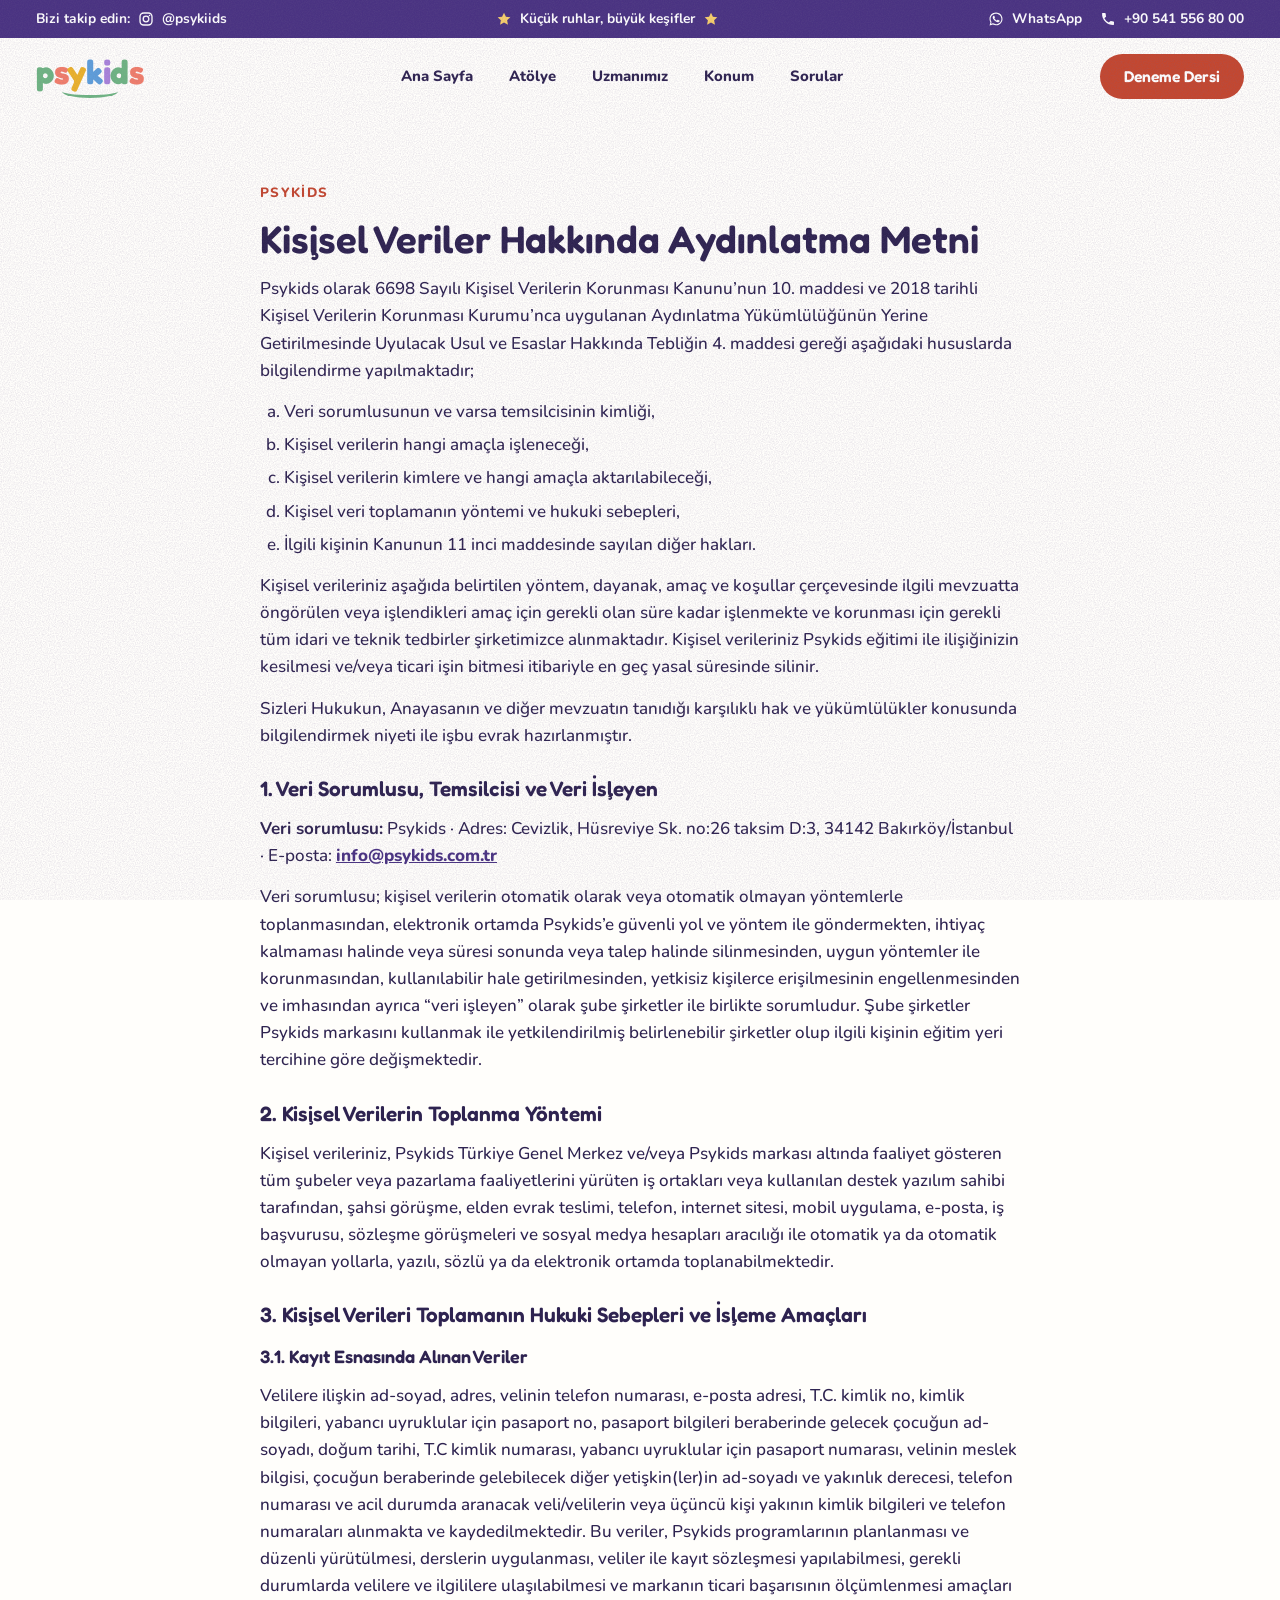
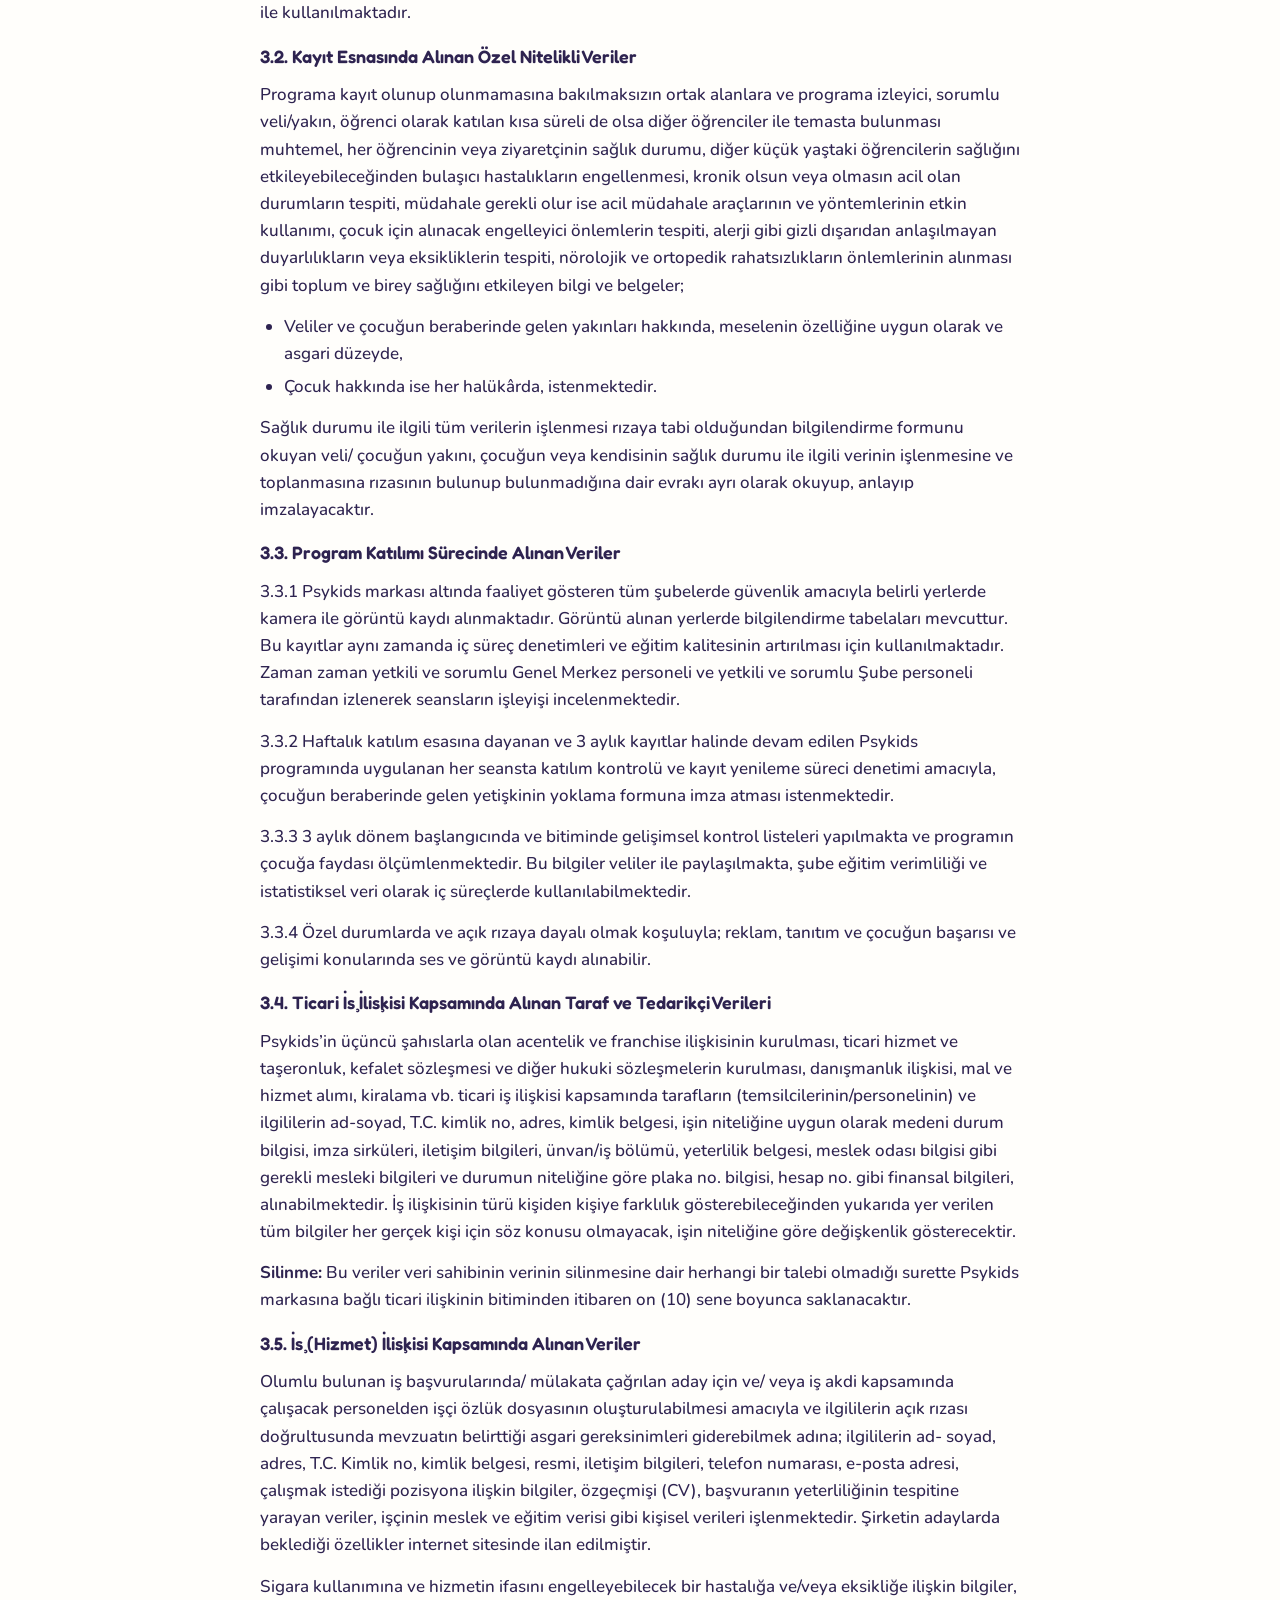
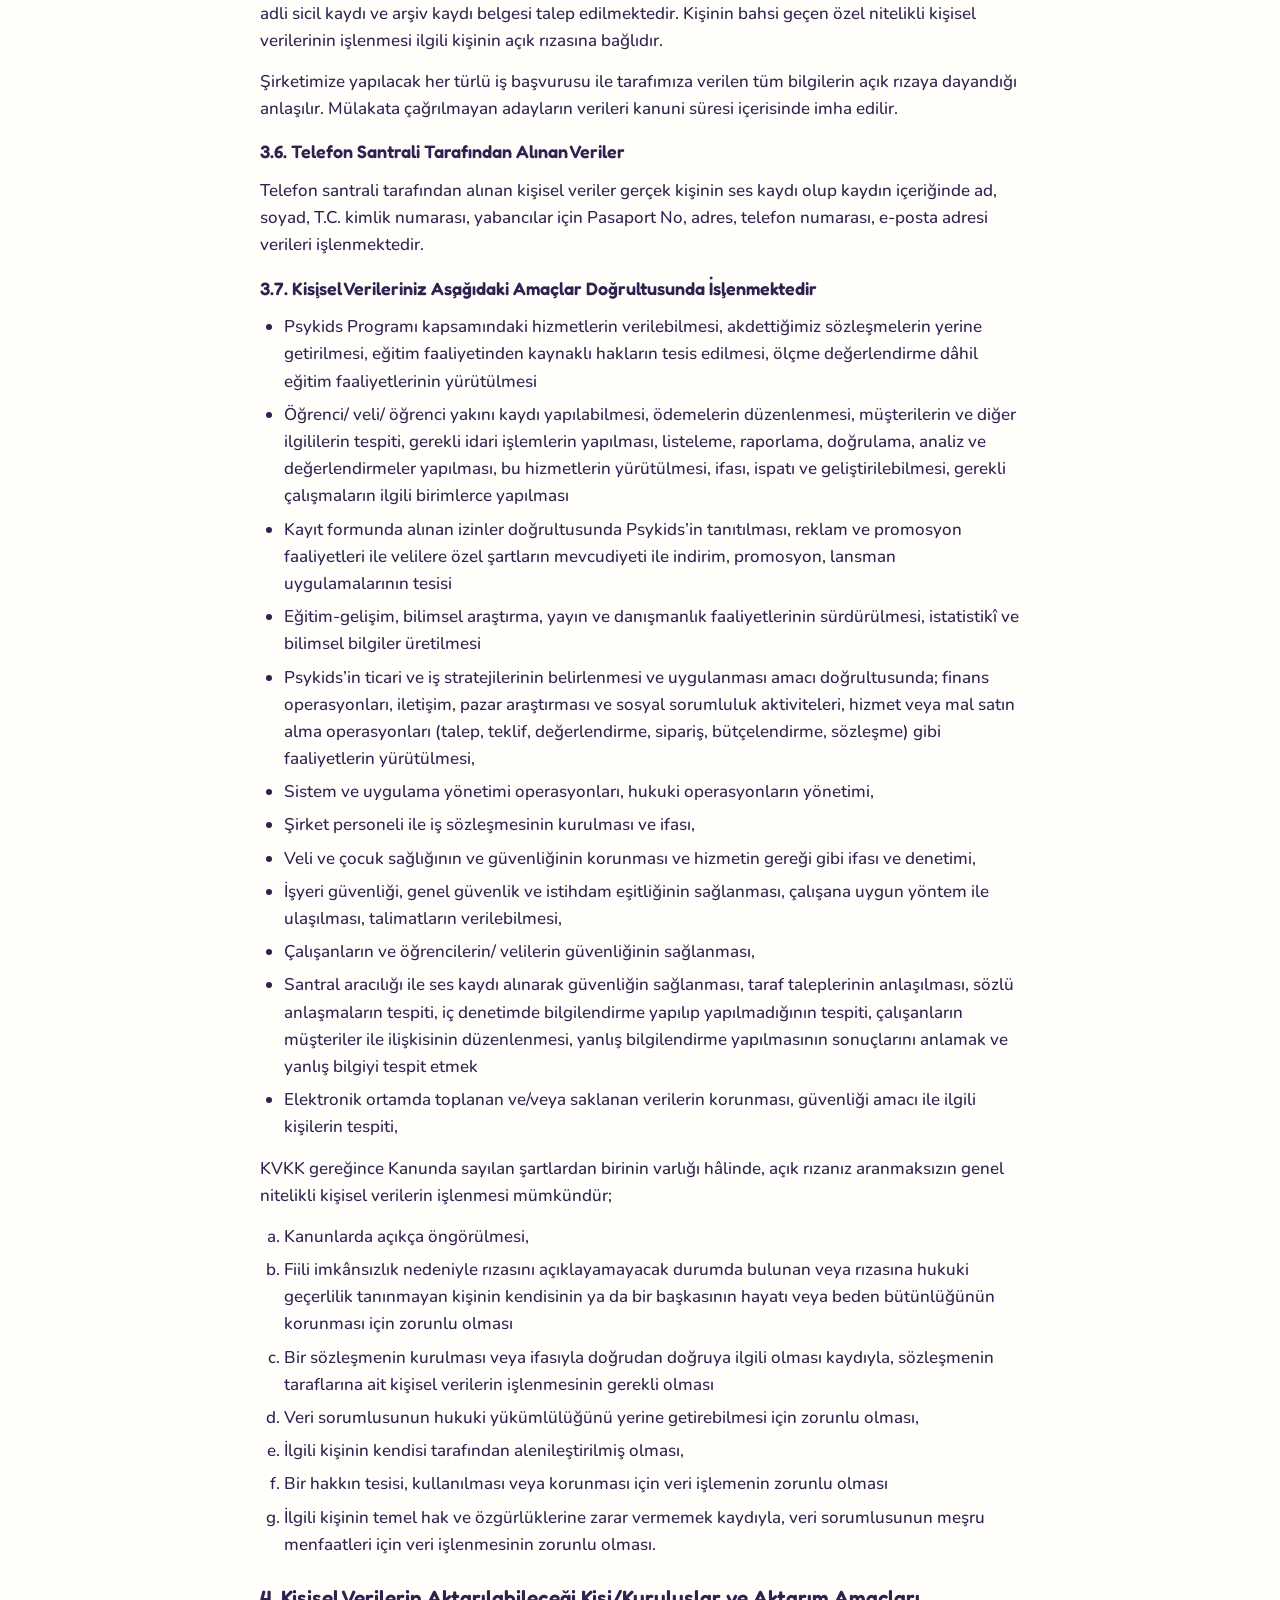
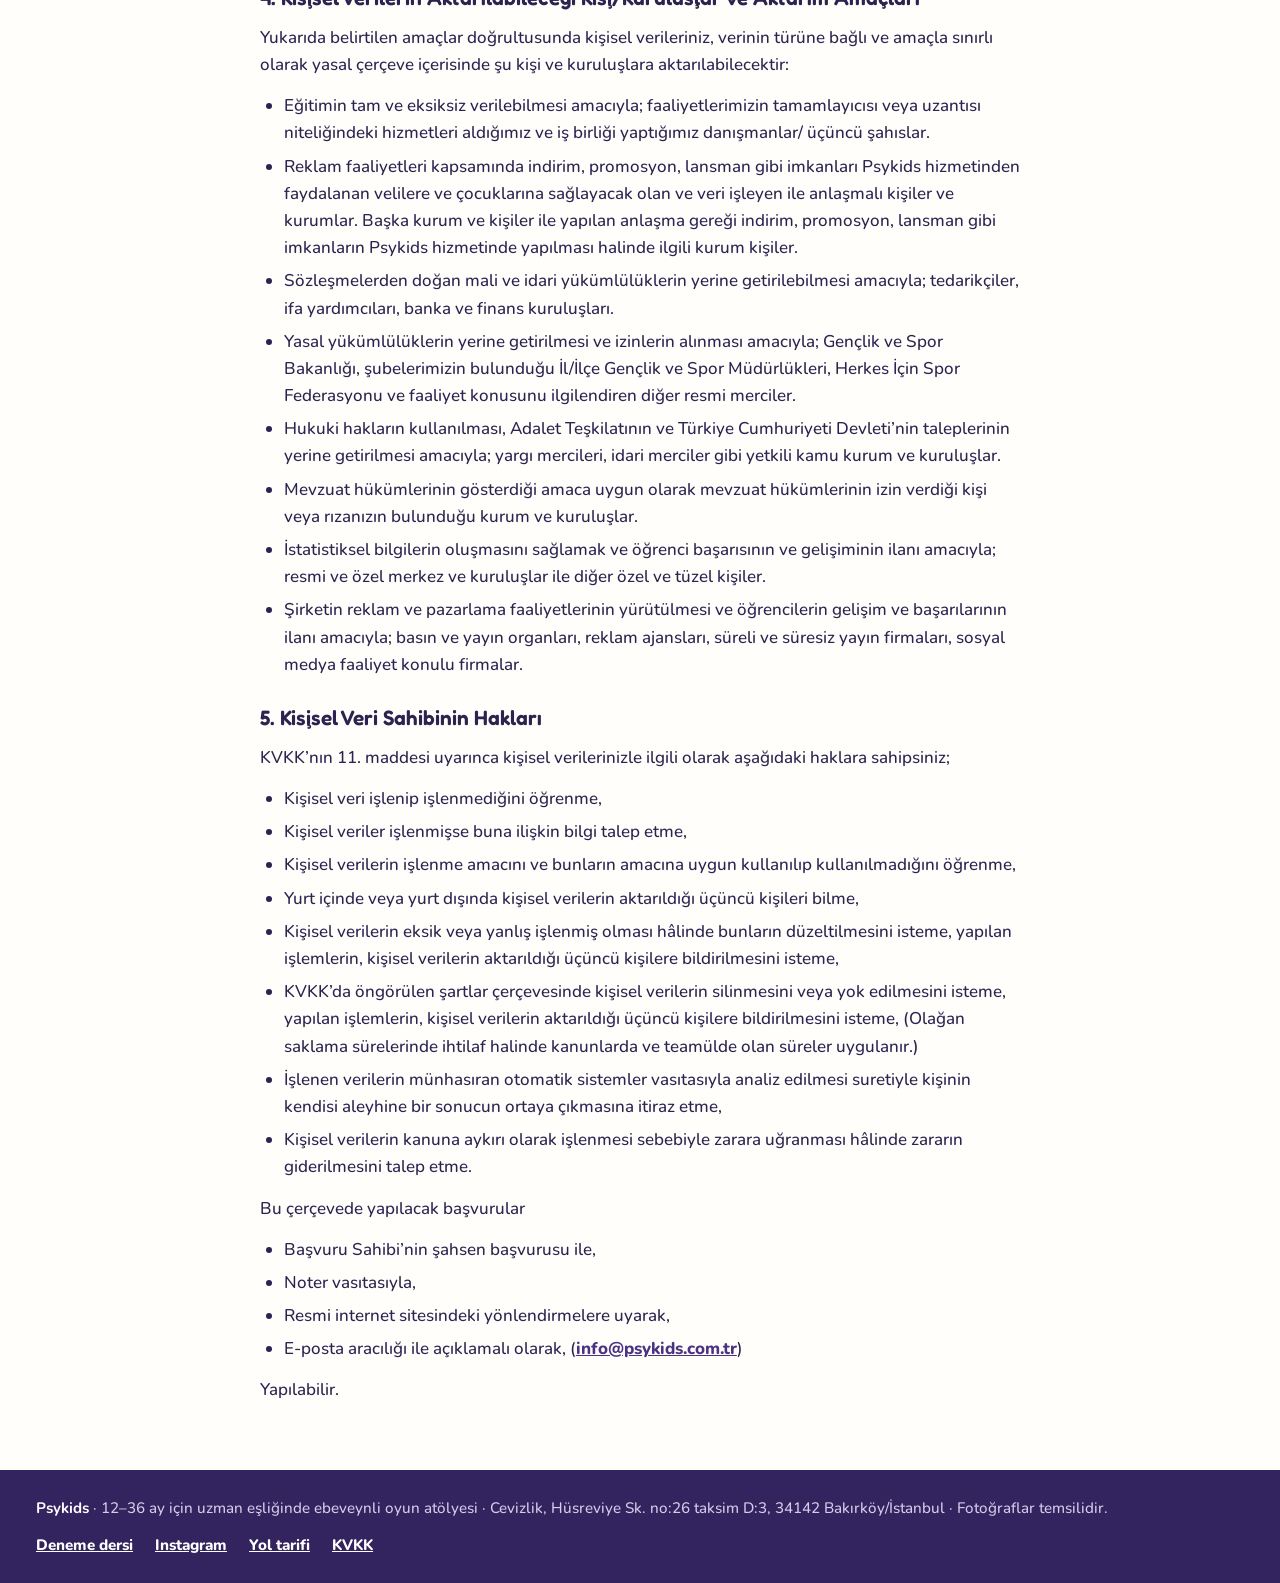
<file: psykids-site 2/kvkk/index.html>
<!doctype html>
<html lang="tr">
<head>
<meta charset="utf-8">
<meta name="viewport" content="width=device-width, initial-scale=1, viewport-fit=cover">
<title>KVKK Aydınlatma Metni | Psykids</title>
<meta name="description" content="Psykids kişisel veriler hakkında aydınlatma metni.">
<link rel="preconnect" href="https://fonts.googleapis.com"><link rel="preconnect" href="https://fonts.gstatic.com" crossorigin>
<link rel="stylesheet" href="https://fonts.googleapis.com/css2?family=Fredoka:wght@500;600;700&family=Nunito:wght@500;600;700;800&display=swap">
<link rel="stylesheet" href="../site.css">
</head>
<body>
<svg class="defs" width="0" height="0" aria-hidden="true"><defs>
  <radialGradient id="blobg" cx="30%" cy="24%" r="88%"><stop offset="0" stop-color="#7E58CC"/><stop offset=".55" stop-color="#4A3382"/><stop offset="1" stop-color="#3A2468"/></radialGradient>
  <radialGradient id="cloudg" cx="30%" cy="20%" r="90%"><stop offset="0" stop-color="#E8705A"/><stop offset="1" stop-color="#B93E28"/></radialGradient>
  <filter id="grainy" x="0" y="0" width="100%" height="100%"><feTurbulence type="fractalNoise" baseFrequency=".8" numOctaves="2" seed="8" result="n"/><feColorMatrix in="n" type="matrix" values="0 0 0 0 1  0 0 0 0 1  0 0 0 0 1  0 0 0 1.2 -.44" result="s"/><feComposite in="s" in2="SourceGraphic" operator="in" result="sc"/><feMerge><feMergeNode in="SourceGraphic"/><feMergeNode in="sc"/></feMerge></filter>
  <filter id="felt" x="-4%" y="-4%" width="108%" height="108%"><feTurbulence type="fractalNoise" baseFrequency="1.05" numOctaves="2" seed="4" result="n"/><feDisplacementMap in="SourceGraphic" in2="n" scale="2.6" xChannelSelector="R" yChannelSelector="G" result="d"/><feColorMatrix in="n" type="matrix" values="0 0 0 0 .2  0 0 0 0 .12  0 0 0 0 .3  0 0 0 1 -.36" result="s"/><feComposite in="s" in2="d" operator="in" result="sc"/><feMerge><feMergeNode in="d"/><feMergeNode in="sc"/></feMerge></filter>
  <symbol id="ht" viewBox="0 0 240 160"><circle cx="8" cy="152" r="6.0"/><circle cx="23" cy="152" r="5.7"/><circle cx="38" cy="152" r="5.3"/><circle cx="53" cy="152" r="4.9"/><circle cx="68" cy="152" r="4.5"/><circle cx="83" cy="152" r="4.1"/><circle cx="98" cy="152" r="3.7"/><circle cx="113" cy="152" r="3.3"/><circle cx="128" cy="152" r="2.9"/><circle cx="143" cy="152" r="2.6"/><circle cx="158" cy="152" r="2.2"/><circle cx="173" cy="152" r="1.9"/><circle cx="188" cy="152" r="1.5"/><circle cx="203" cy="152" r="1.2"/><circle cx="218" cy="152" r="0.9"/><circle cx="15.5" cy="138" r="5.4"/><circle cx="30.5" cy="138" r="5.1"/><circle cx="45.5" cy="138" r="4.8"/><circle cx="60.5" cy="138" r="4.5"/><circle cx="75.5" cy="138" r="4.1"/><circle cx="90.5" cy="138" r="3.7"/><circle cx="105.5" cy="138" r="3.4"/><circle cx="120.5" cy="138" r="3.0"/><circle cx="135.5" cy="138" r="2.7"/><circle cx="150.5" cy="138" r="2.3"/><circle cx="165.5" cy="138" r="2.0"/><circle cx="180.5" cy="138" r="1.6"/><circle cx="195.5" cy="138" r="1.3"/><circle cx="210.5" cy="138" r="1.0"/><circle cx="225.5" cy="138" r="0.7"/><circle cx="8" cy="124" r="4.9"/><circle cx="23" cy="124" r="4.7"/><circle cx="38" cy="124" r="4.5"/><circle cx="53" cy="124" r="4.3"/><circle cx="68" cy="124" r="4.0"/><circle cx="83" cy="124" r="3.7"/><circle cx="98" cy="124" r="3.3"/><circle cx="113" cy="124" r="3.0"/><circle cx="128" cy="124" r="2.7"/><circle cx="143" cy="124" r="2.3"/><circle cx="158" cy="124" r="2.0"/><circle cx="173" cy="124" r="1.7"/><circle cx="188" cy="124" r="1.4"/><circle cx="203" cy="124" r="1.1"/><circle cx="218" cy="124" r="0.8"/><circle cx="15.5" cy="110" r="4.3"/><circle cx="30.5" cy="110" r="4.1"/><circle cx="45.5" cy="110" r="4.0"/><circle cx="60.5" cy="110" r="3.7"/><circle cx="75.5" cy="110" r="3.5"/><circle cx="90.5" cy="110" r="3.2"/><circle cx="105.5" cy="110" r="2.9"/><circle cx="120.5" cy="110" r="2.6"/><circle cx="135.5" cy="110" r="2.3"/><circle cx="150.5" cy="110" r="2.0"/><circle cx="165.5" cy="110" r="1.7"/><circle cx="180.5" cy="110" r="1.4"/><circle cx="195.5" cy="110" r="1.1"/><circle cx="210.5" cy="110" r="0.8"/><circle cx="8" cy="96" r="3.7"/><circle cx="23" cy="96" r="3.7"/><circle cx="38" cy="96" r="3.6"/><circle cx="53" cy="96" r="3.4"/><circle cx="68" cy="96" r="3.2"/><circle cx="83" cy="96" r="3.0"/><circle cx="98" cy="96" r="2.7"/><circle cx="113" cy="96" r="2.4"/><circle cx="128" cy="96" r="2.2"/><circle cx="143" cy="96" r="1.9"/><circle cx="158" cy="96" r="1.6"/><circle cx="173" cy="96" r="1.3"/><circle cx="188" cy="96" r="1.0"/><circle cx="203" cy="96" r="0.8"/><circle cx="15.5" cy="82" r="3.2"/><circle cx="30.5" cy="82" r="3.1"/><circle cx="45.5" cy="82" r="3.0"/><circle cx="60.5" cy="82" r="2.8"/><circle cx="75.5" cy="82" r="2.7"/><circle cx="90.5" cy="82" r="2.5"/><circle cx="105.5" cy="82" r="2.2"/><circle cx="120.5" cy="82" r="2.0"/><circle cx="135.5" cy="82" r="1.7"/><circle cx="150.5" cy="82" r="1.5"/><circle cx="165.5" cy="82" r="1.2"/><circle cx="180.5" cy="82" r="1.0"/><circle cx="195.5" cy="82" r="0.7"/><circle cx="8" cy="68" r="2.7"/><circle cx="23" cy="68" r="2.6"/><circle cx="38" cy="68" r="2.6"/><circle cx="53" cy="68" r="2.5"/><circle cx="68" cy="68" r="2.3"/><circle cx="83" cy="68" r="2.1"/><circle cx="98" cy="68" r="2.0"/><circle cx="113" cy="68" r="1.7"/><circle cx="128" cy="68" r="1.5"/><circle cx="143" cy="68" r="1.3"/><circle cx="158" cy="68" r="1.1"/><circle cx="173" cy="68" r="0.8"/><circle cx="15.5" cy="54" r="2.2"/><circle cx="30.5" cy="54" r="2.1"/><circle cx="45.5" cy="54" r="2.0"/><circle cx="60.5" cy="54" r="1.9"/><circle cx="75.5" cy="54" r="1.8"/><circle cx="90.5" cy="54" r="1.6"/><circle cx="105.5" cy="54" r="1.5"/><circle cx="120.5" cy="54" r="1.3"/><circle cx="135.5" cy="54" r="1.1"/><circle cx="150.5" cy="54" r="0.9"/><circle cx="8" cy="40" r="1.7"/><circle cx="23" cy="40" r="1.7"/><circle cx="38" cy="40" r="1.6"/><circle cx="53" cy="40" r="1.5"/><circle cx="68" cy="40" r="1.4"/><circle cx="83" cy="40" r="1.3"/><circle cx="98" cy="40" r="1.2"/><circle cx="113" cy="40" r="1.0"/><circle cx="128" cy="40" r="0.9"/><circle cx="15.5" cy="26" r="1.2"/><circle cx="30.5" cy="26" r="1.2"/><circle cx="45.5" cy="26" r="1.2"/><circle cx="60.5" cy="26" r="1.1"/><circle cx="75.5" cy="26" r="1.0"/><circle cx="90.5" cy="26" r="0.9"/><circle cx="105.5" cy="26" r="0.7"/><circle cx="8" cy="12" r="0.8"/><circle cx="23" cy="12" r="0.8"/><circle cx="38" cy="12" r="0.8"/><circle cx="53" cy="12" r="0.7"/></symbol>
  <symbol id="hand" viewBox="0 0 230 280">
    <rect y="-15" width="78" height="30" rx="15" transform="translate(50 112) rotate(-98)" style="fill:var(--h1)"/>
    <rect y="-13.5" width="112" height="27" rx="13.5" transform="translate(88 112) rotate(-58)" style="fill:var(--h2)"/>
    <rect y="-13.5" width="124" height="27" rx="13.5" transform="translate(102 134) rotate(-30)" style="fill:var(--h3)"/>
    <rect y="-13" width="108" height="26" rx="13" transform="translate(106 160) rotate(-4)" style="fill:var(--h4)"/>
    <rect y="-12" width="96" height="24" rx="12" transform="translate(98 188) rotate(24)" style="fill:var(--h5)"/>
    <ellipse cx="62" cy="162" rx="54" ry="62" style="fill:var(--h0)"/>
    <ellipse cx="50" cy="148" rx="16" ry="20" fill="#fff" opacity=".22"/>
    <ellipse cx="78" cy="188" rx="10" ry="12" fill="#fff" opacity=".16"/>
  </symbol>
  <symbol id="bfly" viewBox="56 104 348 276">
    <path class="c-co" d="M224 228C190 150 120 110 82 136c-40 28-14 104 46 112 40 6 76-6 96-20z"/>
    <path class="c-su" d="M224 244c-40 4-92 26-98 70-5 40 40 58 70 30 22-20 30-64 28-100z"/>
    <path class="c-sk" d="M236 228c34-78 104-118 142-92 40 28 14 104-46 112-40 6-76-6-96-20z"/>
    <path class="c-sa" d="M236 244c40 4 92 26 98 70 5 40-40 58-70 30-22-20-30-64-28-100z"/>
    <rect x="222" y="196" width="16" height="130" rx="8" class="c-in"/>
    <path class="k k-in" style="stroke-width:4" d="M226 198q-10-34-30-42M234 198q10-34 30-42"/>
  </symbol>
  <symbol id="flower" viewBox="0 0 24 24">
    <circle cx="12" cy="6.4" r="4.3"/><circle cx="17.3" cy="10.3" r="4.3"/><circle cx="15.3" cy="16.5" r="4.3"/><circle cx="8.7" cy="16.5" r="4.3"/><circle cx="6.7" cy="10.3" r="4.3"/>
    <circle cx="12" cy="12" r="3.5" class="c-su"/>
  </symbol>
  <symbol id="d-star" viewBox="0 0 24 24"><path stroke-linejoin="round" d="M12 2.5l2.9 6 6.6.9-4.8 4.6 1.2 6.5L12 17.4l-5.9 3.1 1.2-6.5L2.5 9.400l6.600-.9z"/></symbol>
  <symbol id="d-heart" viewBox="0 0 24 24"><path stroke-linejoin="round" d="M12 20.5C5 15.5 3 12 3 8.800A4.800 4.800 0 0 1 12 6.500a4.800 4.800 0 0 1 9 2.300c0 3.200-2 6.700-9 11.700z"/></symbol>
  <symbol id="d-cloud" viewBox="0 0 48 30"><path d="M12 27a9 9 0 0 1-.5-18A12 12 0 0 1 34 7.500 10 10 0 0 1 38 27z"/></symbol>
  <symbol id="d-sun" viewBox="0 0 60 60">
    <circle cx="30" cy="30" r="13" class="c-su"/>
    <path class="k k-sm" style="stroke-width:2.6" d="M30 4v7M30 49v7M4 30h7M49 30h7M11.600 11.600l5 5M43.400 43.400l5 5M48.400 11.600l-5 5M16.600 43.400l-5 5"/>
    <circle cx="25.500" cy="28" r="1.700" class="c-in"/><circle cx="34.500" cy="28" r="1.700" class="c-in"/>
    <path class="k k-in" style="stroke-width:1.800" d="M25 33q5 4.500 10 0"/>
  </symbol>
  <symbol id="d-plane" viewBox="0 0 48 40"><path d="M3 18L45 3 32 37l-8-13-21-6zM24 24L45 3"/></symbol>
  <symbol id="d-squig" viewBox="0 0 60 16"><path d="M2 8q7-10 14 0t14 0 14 0 14 0"/></symbol>
  <symbol id="d-loop" viewBox="0 0 56 26"><path d="M2 20c5-16 14-16 12-4s9 10 11-1 10-11 10 0 9 8 19-9"/></symbol>
  <symbol id="i-arrow" viewBox="0 0 24 24"><path d="M5 12h14M13 6l6 6-6 6" fill="none" stroke="currentColor" stroke-width="2.6" stroke-linecap="round" stroke-linejoin="round"/></symbol>
  <symbol id="i-ig" viewBox="0 0 24 24"><rect x="3" y="3" width="18" height="18" rx="5.500" fill="none" stroke="currentColor" stroke-width="2"/><circle cx="12" cy="12" r="4.200" fill="none" stroke="currentColor" stroke-width="2"/><circle cx="17.300" cy="6.700" r="1.200" fill="currentColor"/></symbol>
  <symbol id="i-wa" viewBox="0 0 32 32"><path fill="currentColor" d="M16 3C8.800 3 3 8.700 3 15.800c0 2.500.7 4.800 2 6.800L3 29l6.700-1.900c1.900 1 4 1.500 6.300 1.500 7.200 0 13-5.700 13-12.800S23.200 3 16 3zm0 23.300c-2 0-4-.6-5.600-1.600l-.4-.2-4 1.100 1.100-3.800-.3-.4a10.300 10.300 0 0 1-1.600-5.600C5.200 10 10 5.300 16 5.300S26.800 10 26.800 15.800 22 26.300 16 26.300zm5.900-7.900c-.3-.2-1.900-.9-2.200-1s-.5-.2-.7.2-.8 1-1 1.200-.4.2-.7 0a8.800 8.800 0 0 1-2.600-1.600 9.700 9.700 0 0 1-1.800-2.200c-.2-.3 0-.5.1-.7l.5-.6.3-.5c.1-.2 0-.4 0-.6l-1-2.400c-.3-.6-.5-.5-.7-.5h-.6c-.2 0-.6.1-.9.4-.3.3-1.200 1.100-1.200 2.800s1.200 3.200 1.400 3.500c.2.2 2.400 3.700 5.900 5.100 2.900 1.200 3.500.9 4.100.9.6-.1 1.900-.8 2.200-1.500.3-.8.3-1.400.2-1.500-.1-.2-.3-.3-.6-.4z"/></symbol>
</defs></svg>
<div id="site" lang="tr">
<div class="grain" aria-hidden="true"></div>
<div class="topbar"><div class="wrap">
  <a class="tb-side" href="https://www.instagram.com/psykiids/" target="_blank" rel="noopener">Bizi takip edin: <svg aria-hidden="true"><use href="#i-ig"/></svg> @psykiids</a>
  <span class="tag"><svg aria-hidden="true"><use href="#d-star" fill="currentColor"/></svg> Küçük ruhlar, büyük keşifler <svg aria-hidden="true"><use href="#d-star" fill="currentColor"/></svg></span>
  <span class="tb-side tb-r"><a data-wa data-place="ust-bant" href="https://wa.me/905415568000?text=Merhaba%2C%20deneme%20dersleriniz%20hakk%C4%B1nda%20bilgi%20almak%20istiyorum." target="_blank" rel="noopener"><svg aria-hidden="true"><use href="#i-wa"/></svg> WhatsApp</a><a href="tel:+905415568000"><svg viewBox="0 0 24 24" fill="currentColor" aria-hidden="true"><path d="M6.6 10.800a15 15 0 0 0 6.600 6.600l2.200-2.200a1 1 0 0 1 1-.2c1.100.4 2.300.600 3.600.600a1 1 0 0 1 1 1V20a1 1 0 0 1-1 1A17 17 0 0 1 3 4a1 1 0 0 1 1-1h3.500a1 1 0 0 1 1 1c0 1.300.2 2.500.600 3.600a1 1 0 0 1-.2 1z"/></svg> +90 541 556 80 00</a></span>
</div></div>
<header class="site-head"><div class="wrap">
  <a class="logo" href="../" aria-label="Psykids ana sayfa"><i class="l1">p</i><i class="l2">s</i><i class="l3">y</i><i class="l4">k</i><i class="l5">i</i><i class="l1">d</i><i class="l2">s</i></a>
  <nav aria-label="Site menüsü">
    <a href="../">Ana Sayfa</a>
    <a href="../#atolye">Atölye</a>
    <a href="../#uzman">Uzmanımız</a>
    <a href="../#konum">Konum</a>
    <a href="../#sss">Sorular</a>
  </nav>
  <a class="btn-coral" href="../deneme-dersi/">Deneme Dersi</a>
</div></header>
<main><section class="band"><div class="wrap"><div class="legal">
  <p class="eyebrow">Psykids</p>
  <h1 style="font-size:clamp(1.7rem,4vw,2.4rem)">Kişisel Veriler Hakkında Aydınlatma Metni</h1>
  <p>Psykids olarak 6698 Sayılı Kişisel Verilerin Korunması Kanunu’nun 10. maddesi ve 2018 tarihli Kişisel Verilerin Korunması Kurumu’nca uygulanan Aydınlatma Yükümlülüğünün Yerine Getirilmesinde Uyulacak Usul ve Esaslar Hakkında Tebliğin 4. maddesi gereği aşağıdaki hususlarda bilgilendirme yapılmaktadır;</p>
  <ol class="alpha">
    <li>Veri sorumlusunun ve varsa temsilcisinin kimliği,</li>
    <li>Kişisel verilerin hangi amaçla işleneceği,</li>
    <li>Kişisel verilerin kimlere ve hangi amaçla aktarılabileceği,</li>
    <li>Kişisel veri toplamanın yöntemi ve hukuki sebepleri,</li>
    <li>İlgili kişinin Kanunun 11 inci maddesinde sayılan diğer hakları.</li>
  </ol>
  <p>Kişisel verileriniz aşağıda belirtilen yöntem, dayanak, amaç ve koşullar çerçevesinde ilgili mevzuatta öngörülen veya işlendikleri amaç için gerekli olan süre kadar işlenmekte ve korunması için gerekli tüm idari ve teknik tedbirler şirketimizce alınmaktadır. Kişisel verileriniz Psykids eğitimi ile ilişiğinizin kesilmesi ve/veya ticari işin bitmesi itibariyle en geç yasal süresinde silinir.</p>
  <p>Sizleri Hukukun, Anayasanın ve diğer mevzuatın tanıdığı karşılıklı hak ve yükümlülükler konusunda bilgilendirmek niyeti ile işbu evrak hazırlanmıştır.</p>

  <h2>1. Veri Sorumlusu, Temsilcisi ve Veri İşleyen</h2>
  <p><strong>Veri sorumlusu:</strong> Psykids · Adres: Cevizlik, Hüsreviye Sk. no:26 taksim D:3, 34142 Bakırköy/İstanbul · E-posta: <a href="mailto:info@psykids.com.tr">info@psykids.com.tr</a></p>
  <p>Veri sorumlusu; kişisel verilerin otomatik olarak veya otomatik olmayan yöntemlerle toplanmasından, elektronik ortamda Psykids’e güvenli yol ve yöntem ile göndermekten, ihtiyaç kalmaması halinde veya süresi sonunda veya talep halinde silinmesinden, uygun yöntemler ile korunmasından, kullanılabilir hale getirilmesinden, yetkisiz kişilerce erişilmesinin engellenmesinden ve imhasından ayrıca “veri işleyen” olarak şube şirketler ile birlikte sorumludur. Şube şirketler Psykids markasını kullanmak ile yetkilendirilmiş belirlenebilir şirketler olup ilgili kişinin eğitim yeri tercihine göre değişmektedir.</p>

  <h2>2. Kişisel Verilerin Toplanma Yöntemi</h2>
  <p>Kişisel verileriniz, Psykids Türkiye Genel Merkez ve/veya Psykids markası altında faaliyet gösteren tüm şubeler veya pazarlama faaliyetlerini yürüten iş ortakları veya kullanılan destek yazılım sahibi tarafından, şahsi görüşme, elden evrak teslimi, telefon, internet sitesi, mobil uygulama, e-posta, iş başvurusu, sözleşme görüşmeleri ve sosyal medya hesapları aracılığı ile otomatik ya da otomatik olmayan yollarla, yazılı, sözlü ya da elektronik ortamda toplanabilmektedir.</p>

  <h2>3. Kişisel Verileri Toplamanın Hukuki Sebepleri ve İşleme Amaçları</h2>
  <h3>3.1. Kayıt Esnasında Alınan Veriler</h3>
  <p>Velilere ilişkin ad-soyad, adres, velinin telefon numarası, e-posta adresi, T.C. kimlik no, kimlik bilgileri, yabancı uyruklular için pasaport no, pasaport bilgileri beraberinde gelecek çocuğun ad-soyadı, doğum tarihi, T.C kimlik numarası, yabancı uyruklular için pasaport numarası, velinin meslek bilgisi, çocuğun beraberinde gelebilecek diğer yetişkin(ler)in ad-soyadı ve yakınlık derecesi, telefon numarası ve acil durumda aranacak veli/velilerin veya üçüncü kişi yakının kimlik bilgileri ve telefon numaraları alınmakta ve kaydedilmektedir. Bu veriler, Psykids programlarının planlanması ve düzenli yürütülmesi, derslerin uygulanması, veliler ile kayıt sözleşmesi yapılabilmesi, gerekli durumlarda velilere ve ilgililere ulaşılabilmesi ve markanın ticari başarısının ölçümlenmesi amaçları ile kullanılmaktadır.</p>

  <h3>3.2. Kayıt Esnasında Alınan Özel Nitelikli Veriler</h3>
  <p>Programa kayıt olunup olunmamasına bakılmaksızın ortak alanlara ve programa izleyici, sorumlu veli/yakın, öğrenci olarak katılan kısa süreli de olsa diğer öğrenciler ile temasta bulunması muhtemel, her öğrencinin veya ziyaretçinin sağlık durumu, diğer küçük yaştaki öğrencilerin sağlığını etkileyebileceğinden bulaşıcı hastalıkların engellenmesi, kronik olsun veya olmasın acil olan durumların tespiti, müdahale gerekli olur ise acil müdahale araçlarının ve yöntemlerinin etkin kullanımı, çocuk için alınacak engelleyici önlemlerin tespiti, alerji gibi gizli dışarıdan anlaşılmayan duyarlılıkların veya eksikliklerin tespiti, nörolojik ve ortopedik rahatsızlıkların önlemlerinin alınması gibi toplum ve birey sağlığını etkileyen bilgi ve belgeler;</p>
  <ul>
    <li>Veliler ve çocuğun beraberinde gelen yakınları hakkında, meselenin özelliğine uygun olarak ve asgari düzeyde,</li>
    <li>Çocuk hakkında ise her halükârda, istenmektedir.</li>
  </ul>
  <p>Sağlık durumu ile ilgili tüm verilerin işlenmesi rızaya tabi olduğundan bilgilendirme formunu okuyan veli/ çocuğun yakını, çocuğun veya kendisinin sağlık durumu ile ilgili verinin işlenmesine ve toplanmasına rızasının bulunup bulunmadığına dair evrakı ayrı olarak okuyup, anlayıp imzalayacaktır.</p>

  <h3>3.3. Program Katılımı Sürecinde Alınan Veriler</h3>
  <p>3.3.1 Psykids markası altında faaliyet gösteren tüm şubelerde güvenlik amacıyla belirli yerlerde kamera ile görüntü kaydı alınmaktadır. Görüntü alınan yerlerde bilgilendirme tabelaları mevcuttur. Bu kayıtlar aynı zamanda iç süreç denetimleri ve eğitim kalitesinin artırılması için kullanılmaktadır. Zaman zaman yetkili ve sorumlu Genel Merkez personeli ve yetkili ve sorumlu Şube personeli tarafından izlenerek seansların işleyişi incelenmektedir.</p>
  <p>3.3.2 Haftalık katılım esasına dayanan ve 3 aylık kayıtlar halinde devam edilen Psykids programında uygulanan her seansta katılım kontrolü ve kayıt yenileme süreci denetimi amacıyla, çocuğun beraberinde gelen yetişkinin yoklama formuna imza atması istenmektedir.</p>
  <p>3.3.3 3 aylık dönem başlangıcında ve bitiminde gelişimsel kontrol listeleri yapılmakta ve programın çocuğa faydası ölçümlenmektedir. Bu bilgiler veliler ile paylaşılmakta, şube eğitim verimliliği ve istatistiksel veri olarak iç süreçlerde kullanılabilmektedir.</p>
  <p>3.3.4 Özel durumlarda ve açık rızaya dayalı olmak koşuluyla; reklam, tanıtım ve çocuğun başarısı ve gelişimi konularında ses ve görüntü kaydı alınabilir.</p>

  <h3>3.4. Ticari İş İlişkisi Kapsamında Alınan Taraf ve Tedarikçi Verileri</h3>
  <p>Psykids’in üçüncü şahıslarla olan acentelik ve franchise ilişkisinin kurulması, ticari hizmet ve taşeronluk, kefalet sözleşmesi ve diğer hukuki sözleşmelerin kurulması, danışmanlık ilişkisi, mal ve hizmet alımı, kiralama vb. ticari iş ilişkisi kapsamında tarafların (temsilcilerinin/personelinin) ve ilgililerin ad-soyad, T.C. kimlik no, adres, kimlik belgesi, işin niteliğine uygun olarak medeni durum bilgisi, imza sirküleri, iletişim bilgileri, ünvan/iş bölümü, yeterlilik belgesi, meslek odası bilgisi gibi gerekli mesleki bilgileri ve durumun niteliğine göre plaka no. bilgisi, hesap no. gibi finansal bilgileri, alınabilmektedir. İş ilişkisinin türü kişiden kişiye farklılık gösterebileceğinden yukarıda yer verilen tüm bilgiler her gerçek kişi için söz konusu olmayacak, işin niteliğine göre değişkenlik gösterecektir.</p>
  <p><strong>Silinme:</strong> Bu veriler veri sahibinin verinin silinmesine dair herhangi bir talebi olmadığı surette Psykids markasına bağlı ticari ilişkinin bitiminden itibaren on (10) sene boyunca saklanacaktır.</p>

  <h3>3.5. İş (Hizmet) İlişkisi Kapsamında Alınan Veriler</h3>
  <p>Olumlu bulunan iş başvurularında/ mülakata çağrılan aday için ve/ veya iş akdi kapsamında çalışacak personelden işçi özlük dosyasının oluşturulabilmesi amacıyla ve ilgililerin açık rızası doğrultusunda mevzuatın belirttiği asgari gereksinimleri giderebilmek adına; ilgililerin ad- soyad, adres, T.C. Kimlik no, kimlik belgesi, resmi, iletişim bilgileri, telefon numarası, e-posta adresi, çalışmak istediği pozisyona ilişkin bilgiler, özgeçmişi (CV), başvuranın yeterliliğinin tespitine yarayan veriler, işçinin meslek ve eğitim verisi gibi kişisel verileri işlenmektedir. Şirketin adaylarda beklediği özellikler internet sitesinde ilan edilmiştir.</p>
  <p>Sigara kullanımına ve hizmetin ifasını engelleyebilecek bir hastalığa ve/veya eksikliğe ilişkin bilgiler, adli sicil kaydı ve arşiv kaydı belgesi talep edilmektedir. Kişinin bahsi geçen özel nitelikli kişisel verilerinin işlenmesi ilgili kişinin açık rızasına bağlıdır.</p>
  <p>Şirketimize yapılacak her türlü iş başvurusu ile tarafımıza verilen tüm bilgilerin açık rızaya dayandığı anlaşılır. Mülakata çağrılmayan adayların verileri kanuni süresi içerisinde imha edilir.</p>

  <h3>3.6. Telefon Santrali Tarafından Alınan Veriler</h3>
  <p>Telefon santrali tarafından alınan kişisel veriler gerçek kişinin ses kaydı olup kaydın içeriğinde ad, soyad, T.C. kimlik numarası, yabancılar için Pasaport No, adres, telefon numarası, e-posta adresi verileri işlenmektedir.</p>

  <h3>3.7. Kişisel Verileriniz Aşağıdaki Amaçlar Doğrultusunda İşlenmektedir</h3>
  <ul>
    <li>Psykids Programı kapsamındaki hizmetlerin verilebilmesi, akdettiğimiz sözleşmelerin yerine getirilmesi, eğitim faaliyetinden kaynaklı hakların tesis edilmesi, ölçme değerlendirme dâhil eğitim faaliyetlerinin yürütülmesi</li>
    <li>Öğrenci/ veli/ öğrenci yakını kaydı yapılabilmesi, ödemelerin düzenlenmesi, müşterilerin ve diğer ilgililerin tespiti, gerekli idari işlemlerin yapılması, listeleme, raporlama, doğrulama, analiz ve değerlendirmeler yapılması, bu hizmetlerin yürütülmesi, ifası, ispatı ve geliştirilebilmesi, gerekli çalışmaların ilgili birimlerce yapılması</li>
    <li>Kayıt formunda alınan izinler doğrultusunda Psykids’in tanıtılması, reklam ve promosyon faaliyetleri ile velilere özel şartların mevcudiyeti ile indirim, promosyon, lansman uygulamalarının tesisi</li>
    <li>Eğitim-gelişim, bilimsel araştırma, yayın ve danışmanlık faaliyetlerinin sürdürülmesi, istatistikî ve bilimsel bilgiler üretilmesi</li>
    <li>Psykids’in ticari ve iş stratejilerinin belirlenmesi ve uygulanması amacı doğrultusunda; finans operasyonları, iletişim, pazar araştırması ve sosyal sorumluluk aktiviteleri, hizmet veya mal satın alma operasyonları (talep, teklif, değerlendirme, sipariş, bütçelendirme, sözleşme) gibi faaliyetlerin yürütülmesi,</li>
    <li>Sistem ve uygulama yönetimi operasyonları, hukuki operasyonların yönetimi,</li>
    <li>Şirket personeli ile iş sözleşmesinin kurulması ve ifası,</li>
    <li>Veli ve çocuk sağlığının ve güvenliğinin korunması ve hizmetin gereği gibi ifası ve denetimi,</li>
    <li>İşyeri güvenliği, genel güvenlik ve istihdam eşitliğinin sağlanması, çalışana uygun yöntem ile ulaşılması, talimatların verilebilmesi,</li>
    <li>Çalışanların ve öğrencilerin/ velilerin güvenliğinin sağlanması,</li>
    <li>Santral aracılığı ile ses kaydı alınarak güvenliğin sağlanması, taraf taleplerinin anlaşılması, sözlü anlaşmaların tespiti, iç denetimde bilgilendirme yapılıp yapılmadığının tespiti, çalışanların müşteriler ile ilişkisinin düzenlenmesi, yanlış bilgilendirme yapılmasının sonuçlarını anlamak ve yanlış bilgiyi tespit etmek</li>
    <li>Elektronik ortamda toplanan ve/veya saklanan verilerin korunması, güvenliği amacı ile ilgili kişilerin tespiti,</li>
  </ul>
  <p>KVKK gereğince Kanunda sayılan şartlardan birinin varlığı hâlinde, açık rızanız aranmaksızın genel nitelikli kişisel verilerin işlenmesi mümkündür;</p>
  <ol class="alpha">
    <li>Kanunlarda açıkça öngörülmesi,</li>
    <li>Fiili imkânsızlık nedeniyle rızasını açıklayamayacak durumda bulunan veya rızasına hukuki geçerlilik tanınmayan kişinin kendisinin ya da bir başkasının hayatı veya beden bütünlüğünün korunması için zorunlu olması</li>
    <li>Bir sözleşmenin kurulması veya ifasıyla doğrudan doğruya ilgili olması kaydıyla, sözleşmenin taraflarına ait kişisel verilerin işlenmesinin gerekli olması</li>
    <li>Veri sorumlusunun hukuki yükümlülüğünü yerine getirebilmesi için zorunlu olması,</li>
    <li>İlgili kişinin kendisi tarafından alenileştirilmiş olması,</li>
    <li>Bir hakkın tesisi, kullanılması veya korunması için veri işlemenin zorunlu olması</li>
    <li>İlgili kişinin temel hak ve özgürlüklerine zarar vermemek kaydıyla, veri sorumlusunun meşru menfaatleri için veri işlenmesinin zorunlu olması.</li>
  </ol>

  <h2>4. Kişisel Verilerin Aktarılabileceği Kişi/Kuruluşlar ve Aktarım Amaçları</h2>
  <p>Yukarıda belirtilen amaçlar doğrultusunda kişisel verileriniz, verinin türüne bağlı ve amaçla sınırlı olarak yasal çerçeve içerisinde şu kişi ve kuruluşlara aktarılabilecektir:</p>
  <ul>
    <li>Eğitimin tam ve eksiksiz verilebilmesi amacıyla; faaliyetlerimizin tamamlayıcısı veya uzantısı niteliğindeki hizmetleri aldığımız ve iş birliği yaptığımız danışmanlar/ üçüncü şahıslar.</li>
    <li>Reklam faaliyetleri kapsamında indirim, promosyon, lansman gibi imkanları Psykids hizmetinden faydalanan velilere ve çocuklarına sağlayacak olan ve veri işleyen ile anlaşmalı kişiler ve kurumlar. Başka kurum ve kişiler ile yapılan anlaşma gereği indirim, promosyon, lansman gibi imkanların Psykids hizmetinde yapılması halinde ilgili kurum kişiler.</li>
    <li>Sözleşmelerden doğan mali ve idari yükümlülüklerin yerine getirilebilmesi amacıyla; tedarikçiler, ifa yardımcıları, banka ve finans kuruluşları.</li>
    <li>Yasal yükümlülüklerin yerine getirilmesi ve izinlerin alınması amacıyla; Gençlik ve Spor Bakanlığı, şubelerimizin bulunduğu İl/İlçe Gençlik ve Spor Müdürlükleri, Herkes İçin Spor Federasyonu ve faaliyet konusunu ilgilendiren diğer resmi merciler.</li>
    <li>Hukuki hakların kullanılması, Adalet Teşkilatının ve Türkiye Cumhuriyeti Devleti’nin taleplerinin yerine getirilmesi amacıyla; yargı mercileri, idari merciler gibi yetkili kamu kurum ve kuruluşlar.</li>
    <li>Mevzuat hükümlerinin gösterdiği amaca uygun olarak mevzuat hükümlerinin izin verdiği kişi veya rızanızın bulunduğu kurum ve kuruluşlar.</li>
    <li>İstatistiksel bilgilerin oluşmasını sağlamak ve öğrenci başarısının ve gelişiminin ilanı amacıyla; resmi ve özel merkez ve kuruluşlar ile diğer özel ve tüzel kişiler.</li>
    <li>Şirketin reklam ve pazarlama faaliyetlerinin yürütülmesi ve öğrencilerin gelişim ve başarılarının ilanı amacıyla; basın ve yayın organları, reklam ajansları, süreli ve süresiz yayın firmaları, sosyal medya faaliyet konulu firmalar.</li>
  </ul>

  <h2>5. Kişisel Veri Sahibinin Hakları</h2>
  <p>KVKK’nın 11. maddesi uyarınca kişisel verilerinizle ilgili olarak aşağıdaki haklara sahipsiniz;</p>
  <ul>
    <li>Kişisel veri işlenip işlenmediğini öğrenme,</li>
    <li>Kişisel veriler işlenmişse buna ilişkin bilgi talep etme,</li>
    <li>Kişisel verilerin işlenme amacını ve bunların amacına uygun kullanılıp kullanılmadığını öğrenme,</li>
    <li>Yurt içinde veya yurt dışında kişisel verilerin aktarıldığı üçüncü kişileri bilme,</li>
    <li>Kişisel verilerin eksik veya yanlış işlenmiş olması hâlinde bunların düzeltilmesini isteme, yapılan işlemlerin, kişisel verilerin aktarıldığı üçüncü kişilere bildirilmesini isteme,</li>
    <li>KVKK’da öngörülen şartlar çerçevesinde kişisel verilerin silinmesini veya yok edilmesini isteme, yapılan işlemlerin, kişisel verilerin aktarıldığı üçüncü kişilere bildirilmesini isteme, (Olağan saklama sürelerinde ihtilaf halinde kanunlarda ve teamülde olan süreler uygulanır.)</li>
    <li>İşlenen verilerin münhasıran otomatik sistemler vasıtasıyla analiz edilmesi suretiyle kişinin kendisi aleyhine bir sonucun ortaya çıkmasına itiraz etme,</li>
    <li>Kişisel verilerin kanuna aykırı olarak işlenmesi sebebiyle zarara uğranması hâlinde zararın giderilmesini talep etme.</li>
  </ul>
  <p>Bu çerçevede yapılacak başvurular</p>
  <ul>
    <li>Başvuru Sahibi’nin şahsen başvurusu ile,</li>
    <li>Noter vasıtasıyla,</li>
    <li>Resmi internet sitesindeki yönlendirmelere uyarak,</li>
    <li>E-posta aracılığı ile açıklamalı olarak, (<a href="mailto:info@psykids.com.tr">info@psykids.com.tr</a>)</li>
  </ul>
  <p>Yapılabilir.</p>
</div></div></section></main>
<footer><div class="wrap">
  <span><strong style="color:#fff">Psykids</strong> · 12–36 ay için uzman eşliğinde ebeveynli oyun atölyesi · Cevizlik, Hüsreviye Sk. no:26 taksim D:3, 34142 Bakırköy/İstanbul · Fotoğraflar temsilidir.</span>
  <span class="fl"><a href="../deneme-dersi/">Deneme dersi</a><a href="https://www.instagram.com/psykiids/" target="_blank" rel="noopener">Instagram</a><a href="https://maps.app.goo.gl/GomNXPf2TeLVyFv98" target="_blank" rel="noopener">Yol tarifi</a><a href="../kvkk/">KVKK</a></span>
</div></footer>
</div>
<script>window.PSY={"wa":"905415568000","msg":"Merhaba, deneme dersleriniz hakkında bilgi almak istiyorum.","page":"kvkk","view":"","endpoint":"","thanks":"../tesekkurler/"};</script>
<script src="../site.js"></script>
</body>
</html>
</file>
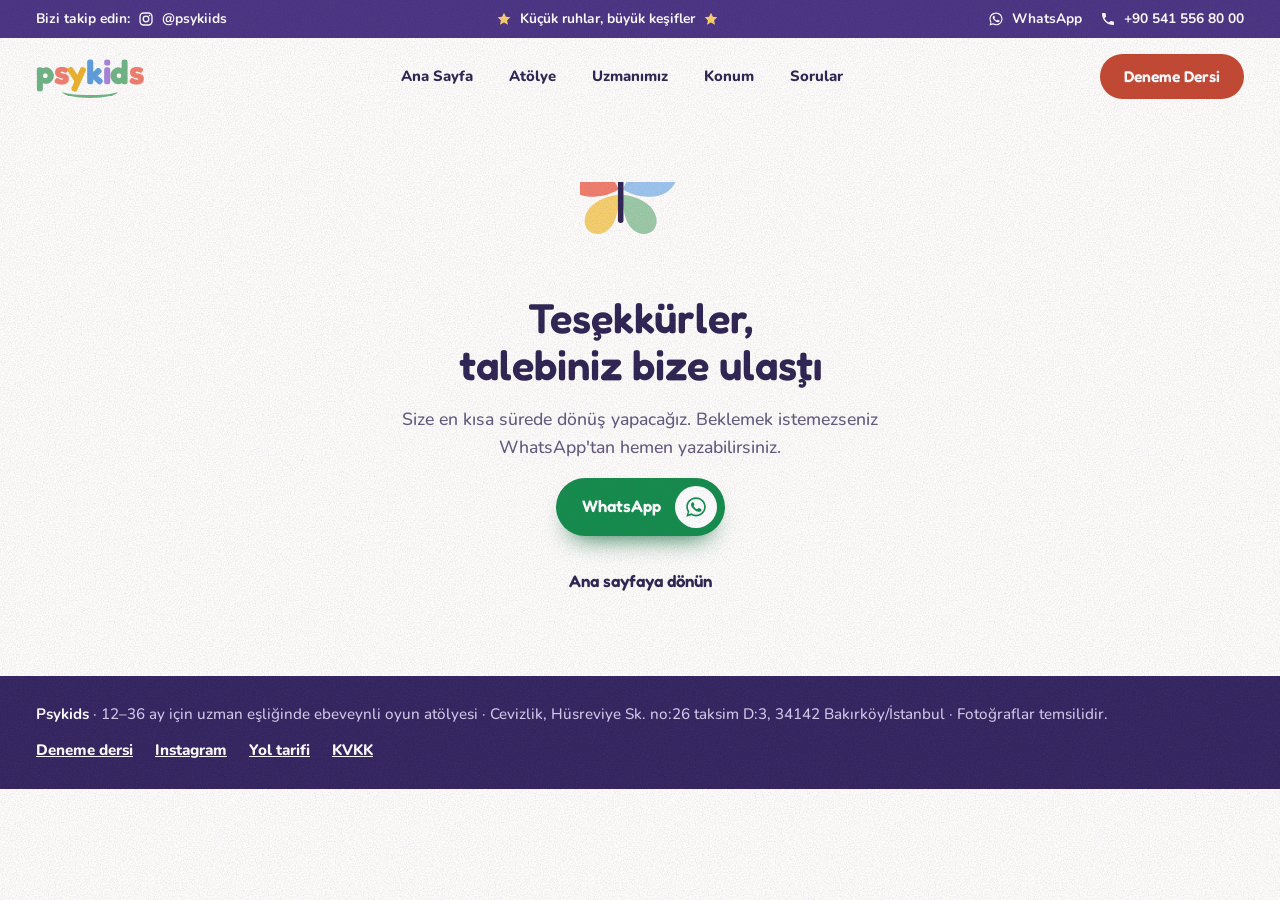
<file: psykids-site 2/tesekkurler/index.html>
<!doctype html>
<html lang="tr">
<head>
<meta charset="utf-8">
<meta name="viewport" content="width=device-width, initial-scale=1, viewport-fit=cover">
<title>Teşekkürler | Psykids</title>
<meta name="description" content="Deneme dersi talebiniz bize ulaştı.">
<meta name="robots" content="noindex, follow">
<link rel="preconnect" href="https://fonts.googleapis.com"><link rel="preconnect" href="https://fonts.gstatic.com" crossorigin>
<link rel="stylesheet" href="https://fonts.googleapis.com/css2?family=Fredoka:wght@500;600;700&family=Nunito:wght@500;600;700;800&display=swap">
<link rel="stylesheet" href="../site.css">
</head>
<body>
<svg class="defs" width="0" height="0" aria-hidden="true"><defs>
  <radialGradient id="blobg" cx="30%" cy="24%" r="88%"><stop offset="0" stop-color="#7E58CC"/><stop offset=".55" stop-color="#4A3382"/><stop offset="1" stop-color="#3A2468"/></radialGradient>
  <radialGradient id="cloudg" cx="30%" cy="20%" r="90%"><stop offset="0" stop-color="#E8705A"/><stop offset="1" stop-color="#B93E28"/></radialGradient>
  <filter id="grainy" x="0" y="0" width="100%" height="100%"><feTurbulence type="fractalNoise" baseFrequency=".8" numOctaves="2" seed="8" result="n"/><feColorMatrix in="n" type="matrix" values="0 0 0 0 1  0 0 0 0 1  0 0 0 0 1  0 0 0 1.2 -.44" result="s"/><feComposite in="s" in2="SourceGraphic" operator="in" result="sc"/><feMerge><feMergeNode in="SourceGraphic"/><feMergeNode in="sc"/></feMerge></filter>
  <filter id="felt" x="-4%" y="-4%" width="108%" height="108%"><feTurbulence type="fractalNoise" baseFrequency="1.05" numOctaves="2" seed="4" result="n"/><feDisplacementMap in="SourceGraphic" in2="n" scale="2.6" xChannelSelector="R" yChannelSelector="G" result="d"/><feColorMatrix in="n" type="matrix" values="0 0 0 0 .2  0 0 0 0 .12  0 0 0 0 .3  0 0 0 1 -.36" result="s"/><feComposite in="s" in2="d" operator="in" result="sc"/><feMerge><feMergeNode in="d"/><feMergeNode in="sc"/></feMerge></filter>
  <symbol id="ht" viewBox="0 0 240 160"><circle cx="8" cy="152" r="6.0"/><circle cx="23" cy="152" r="5.7"/><circle cx="38" cy="152" r="5.3"/><circle cx="53" cy="152" r="4.9"/><circle cx="68" cy="152" r="4.5"/><circle cx="83" cy="152" r="4.1"/><circle cx="98" cy="152" r="3.7"/><circle cx="113" cy="152" r="3.3"/><circle cx="128" cy="152" r="2.9"/><circle cx="143" cy="152" r="2.6"/><circle cx="158" cy="152" r="2.2"/><circle cx="173" cy="152" r="1.9"/><circle cx="188" cy="152" r="1.5"/><circle cx="203" cy="152" r="1.2"/><circle cx="218" cy="152" r="0.9"/><circle cx="15.5" cy="138" r="5.4"/><circle cx="30.5" cy="138" r="5.1"/><circle cx="45.5" cy="138" r="4.8"/><circle cx="60.5" cy="138" r="4.5"/><circle cx="75.5" cy="138" r="4.1"/><circle cx="90.5" cy="138" r="3.7"/><circle cx="105.5" cy="138" r="3.4"/><circle cx="120.5" cy="138" r="3.0"/><circle cx="135.5" cy="138" r="2.7"/><circle cx="150.5" cy="138" r="2.3"/><circle cx="165.5" cy="138" r="2.0"/><circle cx="180.5" cy="138" r="1.6"/><circle cx="195.5" cy="138" r="1.3"/><circle cx="210.5" cy="138" r="1.0"/><circle cx="225.5" cy="138" r="0.7"/><circle cx="8" cy="124" r="4.9"/><circle cx="23" cy="124" r="4.7"/><circle cx="38" cy="124" r="4.5"/><circle cx="53" cy="124" r="4.3"/><circle cx="68" cy="124" r="4.0"/><circle cx="83" cy="124" r="3.7"/><circle cx="98" cy="124" r="3.3"/><circle cx="113" cy="124" r="3.0"/><circle cx="128" cy="124" r="2.7"/><circle cx="143" cy="124" r="2.3"/><circle cx="158" cy="124" r="2.0"/><circle cx="173" cy="124" r="1.7"/><circle cx="188" cy="124" r="1.4"/><circle cx="203" cy="124" r="1.1"/><circle cx="218" cy="124" r="0.8"/><circle cx="15.5" cy="110" r="4.3"/><circle cx="30.5" cy="110" r="4.1"/><circle cx="45.5" cy="110" r="4.0"/><circle cx="60.5" cy="110" r="3.7"/><circle cx="75.5" cy="110" r="3.5"/><circle cx="90.5" cy="110" r="3.2"/><circle cx="105.5" cy="110" r="2.9"/><circle cx="120.5" cy="110" r="2.6"/><circle cx="135.5" cy="110" r="2.3"/><circle cx="150.5" cy="110" r="2.0"/><circle cx="165.5" cy="110" r="1.7"/><circle cx="180.5" cy="110" r="1.4"/><circle cx="195.5" cy="110" r="1.1"/><circle cx="210.5" cy="110" r="0.8"/><circle cx="8" cy="96" r="3.7"/><circle cx="23" cy="96" r="3.7"/><circle cx="38" cy="96" r="3.6"/><circle cx="53" cy="96" r="3.4"/><circle cx="68" cy="96" r="3.2"/><circle cx="83" cy="96" r="3.0"/><circle cx="98" cy="96" r="2.7"/><circle cx="113" cy="96" r="2.4"/><circle cx="128" cy="96" r="2.2"/><circle cx="143" cy="96" r="1.9"/><circle cx="158" cy="96" r="1.6"/><circle cx="173" cy="96" r="1.3"/><circle cx="188" cy="96" r="1.0"/><circle cx="203" cy="96" r="0.8"/><circle cx="15.5" cy="82" r="3.2"/><circle cx="30.5" cy="82" r="3.1"/><circle cx="45.5" cy="82" r="3.0"/><circle cx="60.5" cy="82" r="2.8"/><circle cx="75.5" cy="82" r="2.7"/><circle cx="90.5" cy="82" r="2.5"/><circle cx="105.5" cy="82" r="2.2"/><circle cx="120.5" cy="82" r="2.0"/><circle cx="135.5" cy="82" r="1.7"/><circle cx="150.5" cy="82" r="1.5"/><circle cx="165.5" cy="82" r="1.2"/><circle cx="180.5" cy="82" r="1.0"/><circle cx="195.5" cy="82" r="0.7"/><circle cx="8" cy="68" r="2.7"/><circle cx="23" cy="68" r="2.6"/><circle cx="38" cy="68" r="2.6"/><circle cx="53" cy="68" r="2.5"/><circle cx="68" cy="68" r="2.3"/><circle cx="83" cy="68" r="2.1"/><circle cx="98" cy="68" r="2.0"/><circle cx="113" cy="68" r="1.7"/><circle cx="128" cy="68" r="1.5"/><circle cx="143" cy="68" r="1.3"/><circle cx="158" cy="68" r="1.1"/><circle cx="173" cy="68" r="0.8"/><circle cx="15.5" cy="54" r="2.2"/><circle cx="30.5" cy="54" r="2.1"/><circle cx="45.5" cy="54" r="2.0"/><circle cx="60.5" cy="54" r="1.9"/><circle cx="75.5" cy="54" r="1.8"/><circle cx="90.5" cy="54" r="1.6"/><circle cx="105.5" cy="54" r="1.5"/><circle cx="120.5" cy="54" r="1.3"/><circle cx="135.5" cy="54" r="1.1"/><circle cx="150.5" cy="54" r="0.9"/><circle cx="8" cy="40" r="1.7"/><circle cx="23" cy="40" r="1.7"/><circle cx="38" cy="40" r="1.6"/><circle cx="53" cy="40" r="1.5"/><circle cx="68" cy="40" r="1.4"/><circle cx="83" cy="40" r="1.3"/><circle cx="98" cy="40" r="1.2"/><circle cx="113" cy="40" r="1.0"/><circle cx="128" cy="40" r="0.9"/><circle cx="15.5" cy="26" r="1.2"/><circle cx="30.5" cy="26" r="1.2"/><circle cx="45.5" cy="26" r="1.2"/><circle cx="60.5" cy="26" r="1.1"/><circle cx="75.5" cy="26" r="1.0"/><circle cx="90.5" cy="26" r="0.9"/><circle cx="105.5" cy="26" r="0.7"/><circle cx="8" cy="12" r="0.8"/><circle cx="23" cy="12" r="0.8"/><circle cx="38" cy="12" r="0.8"/><circle cx="53" cy="12" r="0.7"/></symbol>
  <symbol id="hand" viewBox="0 0 230 280">
    <rect y="-15" width="78" height="30" rx="15" transform="translate(50 112) rotate(-98)" style="fill:var(--h1)"/>
    <rect y="-13.5" width="112" height="27" rx="13.5" transform="translate(88 112) rotate(-58)" style="fill:var(--h2)"/>
    <rect y="-13.5" width="124" height="27" rx="13.5" transform="translate(102 134) rotate(-30)" style="fill:var(--h3)"/>
    <rect y="-13" width="108" height="26" rx="13" transform="translate(106 160) rotate(-4)" style="fill:var(--h4)"/>
    <rect y="-12" width="96" height="24" rx="12" transform="translate(98 188) rotate(24)" style="fill:var(--h5)"/>
    <ellipse cx="62" cy="162" rx="54" ry="62" style="fill:var(--h0)"/>
    <ellipse cx="50" cy="148" rx="16" ry="20" fill="#fff" opacity=".22"/>
    <ellipse cx="78" cy="188" rx="10" ry="12" fill="#fff" opacity=".16"/>
  </symbol>
  <symbol id="bfly" viewBox="56 104 348 276">
    <path class="c-co" d="M224 228C190 150 120 110 82 136c-40 28-14 104 46 112 40 6 76-6 96-20z"/>
    <path class="c-su" d="M224 244c-40 4-92 26-98 70-5 40 40 58 70 30 22-20 30-64 28-100z"/>
    <path class="c-sk" d="M236 228c34-78 104-118 142-92 40 28 14 104-46 112-40 6-76-6-96-20z"/>
    <path class="c-sa" d="M236 244c40 4 92 26 98 70 5 40-40 58-70 30-22-20-30-64-28-100z"/>
    <rect x="222" y="196" width="16" height="130" rx="8" class="c-in"/>
    <path class="k k-in" style="stroke-width:4" d="M226 198q-10-34-30-42M234 198q10-34 30-42"/>
  </symbol>
  <symbol id="flower" viewBox="0 0 24 24">
    <circle cx="12" cy="6.4" r="4.3"/><circle cx="17.3" cy="10.3" r="4.3"/><circle cx="15.3" cy="16.5" r="4.3"/><circle cx="8.7" cy="16.5" r="4.3"/><circle cx="6.7" cy="10.3" r="4.3"/>
    <circle cx="12" cy="12" r="3.5" class="c-su"/>
  </symbol>
  <symbol id="d-star" viewBox="0 0 24 24"><path stroke-linejoin="round" d="M12 2.5l2.9 6 6.6.9-4.8 4.6 1.2 6.5L12 17.4l-5.9 3.1 1.2-6.5L2.5 9.400l6.600-.9z"/></symbol>
  <symbol id="d-heart" viewBox="0 0 24 24"><path stroke-linejoin="round" d="M12 20.5C5 15.5 3 12 3 8.800A4.800 4.800 0 0 1 12 6.500a4.800 4.800 0 0 1 9 2.300c0 3.200-2 6.700-9 11.700z"/></symbol>
  <symbol id="d-cloud" viewBox="0 0 48 30"><path d="M12 27a9 9 0 0 1-.5-18A12 12 0 0 1 34 7.500 10 10 0 0 1 38 27z"/></symbol>
  <symbol id="d-sun" viewBox="0 0 60 60">
    <circle cx="30" cy="30" r="13" class="c-su"/>
    <path class="k k-sm" style="stroke-width:2.6" d="M30 4v7M30 49v7M4 30h7M49 30h7M11.600 11.600l5 5M43.400 43.400l5 5M48.400 11.600l-5 5M16.600 43.400l-5 5"/>
    <circle cx="25.500" cy="28" r="1.700" class="c-in"/><circle cx="34.500" cy="28" r="1.700" class="c-in"/>
    <path class="k k-in" style="stroke-width:1.800" d="M25 33q5 4.500 10 0"/>
  </symbol>
  <symbol id="d-plane" viewBox="0 0 48 40"><path d="M3 18L45 3 32 37l-8-13-21-6zM24 24L45 3"/></symbol>
  <symbol id="d-squig" viewBox="0 0 60 16"><path d="M2 8q7-10 14 0t14 0 14 0 14 0"/></symbol>
  <symbol id="d-loop" viewBox="0 0 56 26"><path d="M2 20c5-16 14-16 12-4s9 10 11-1 10-11 10 0 9 8 19-9"/></symbol>
  <symbol id="i-arrow" viewBox="0 0 24 24"><path d="M5 12h14M13 6l6 6-6 6" fill="none" stroke="currentColor" stroke-width="2.6" stroke-linecap="round" stroke-linejoin="round"/></symbol>
  <symbol id="i-ig" viewBox="0 0 24 24"><rect x="3" y="3" width="18" height="18" rx="5.500" fill="none" stroke="currentColor" stroke-width="2"/><circle cx="12" cy="12" r="4.200" fill="none" stroke="currentColor" stroke-width="2"/><circle cx="17.300" cy="6.700" r="1.200" fill="currentColor"/></symbol>
  <symbol id="i-wa" viewBox="0 0 32 32"><path fill="currentColor" d="M16 3C8.800 3 3 8.700 3 15.800c0 2.500.7 4.800 2 6.800L3 29l6.700-1.900c1.900 1 4 1.500 6.300 1.500 7.200 0 13-5.700 13-12.800S23.200 3 16 3zm0 23.300c-2 0-4-.6-5.600-1.600l-.4-.2-4 1.100 1.100-3.800-.3-.4a10.300 10.300 0 0 1-1.600-5.600C5.200 10 10 5.300 16 5.300S26.800 10 26.800 15.800 22 26.300 16 26.300zm5.900-7.900c-.3-.2-1.900-.9-2.200-1s-.5-.2-.7.2-.8 1-1 1.200-.4.2-.7 0a8.800 8.800 0 0 1-2.600-1.600 9.700 9.700 0 0 1-1.800-2.200c-.2-.3 0-.5.1-.7l.5-.6.3-.5c.1-.2 0-.4 0-.6l-1-2.400c-.3-.6-.5-.5-.7-.5h-.6c-.2 0-.6.1-.9.4-.3.3-1.200 1.100-1.200 2.800s1.200 3.200 1.400 3.500c.2.2 2.400 3.700 5.900 5.100 2.900 1.200 3.500.9 4.100.9.6-.1 1.900-.8 2.200-1.500.3-.8.3-1.400.2-1.500-.1-.2-.3-.3-.6-.4z"/></symbol>
</defs></svg>
<div id="site" lang="tr">
<div class="grain" aria-hidden="true"></div>
<div class="topbar"><div class="wrap">
  <a class="tb-side" href="https://www.instagram.com/psykiids/" target="_blank" rel="noopener">Bizi takip edin: <svg aria-hidden="true"><use href="#i-ig"/></svg> @psykiids</a>
  <span class="tag"><svg aria-hidden="true"><use href="#d-star" fill="currentColor"/></svg> Küçük ruhlar, büyük keşifler <svg aria-hidden="true"><use href="#d-star" fill="currentColor"/></svg></span>
  <span class="tb-side tb-r"><a data-wa data-place="ust-bant" href="https://wa.me/905415568000?text=Merhaba%2C%20deneme%20dersleriniz%20hakk%C4%B1nda%20bilgi%20almak%20istiyorum." target="_blank" rel="noopener"><svg aria-hidden="true"><use href="#i-wa"/></svg> WhatsApp</a><a href="tel:+905415568000"><svg viewBox="0 0 24 24" fill="currentColor" aria-hidden="true"><path d="M6.6 10.800a15 15 0 0 0 6.600 6.600l2.200-2.200a1 1 0 0 1 1-.2c1.100.4 2.300.600 3.600.600a1 1 0 0 1 1 1V20a1 1 0 0 1-1 1A17 17 0 0 1 3 4a1 1 0 0 1 1-1h3.500a1 1 0 0 1 1 1c0 1.300.2 2.500.600 3.600a1 1 0 0 1-.2 1z"/></svg> +90 541 556 80 00</a></span>
</div></div>
<header class="site-head"><div class="wrap">
  <a class="logo" href="../" aria-label="Psykids ana sayfa"><i class="l1">p</i><i class="l2">s</i><i class="l3">y</i><i class="l4">k</i><i class="l5">i</i><i class="l1">d</i><i class="l2">s</i></a>
  <nav aria-label="Site menüsü">
    <a href="../">Ana Sayfa</a>
    <a href="../#atolye">Atölye</a>
    <a href="../#uzman">Uzmanımız</a>
    <a href="../#konum">Konum</a>
    <a href="../#sss">Sorular</a>
  </nav>
  <a class="btn-coral" href="../deneme-dersi/">Deneme Dersi</a>
</div></header>
<main><section class="band thanks"><div class="wrap"><div class="box">
  <svg viewBox="56 104 348 276" width="120" height="96" aria-hidden="true"><use href="#bfly"/></svg>
  <h1 style="font-size:clamp(1.8rem,4vw,2.6rem)">Teşekkürler, talebiniz bize ulaştı</h1>
  <p class="lead">Size en kısa sürede dönüş yapacağız. Beklemek istemezseniz WhatsApp'tan hemen yazabilirsiniz.</p>
  <a class="pill pill-wa" data-wa data-place="tesekkurler" href="https://wa.me/905415568000?text=Merhaba%2C%20deneme%20dersleriniz%20hakk%C4%B1nda%20bilgi%20almak%20istiyorum." target="_blank" rel="noopener">WhatsApp <span class="dot"><svg aria-hidden="true"><use href="#i-wa"/></svg></span></a>
  <a class="link-cta" href="../">Ana sayfaya dönün</a>
</div></div></section></main>
<footer><div class="wrap">
  <span><strong style="color:#fff">Psykids</strong> · 12–36 ay için uzman eşliğinde ebeveynli oyun atölyesi · Cevizlik, Hüsreviye Sk. no:26 taksim D:3, 34142 Bakırköy/İstanbul · Fotoğraflar temsilidir.</span>
  <span class="fl"><a href="../deneme-dersi/">Deneme dersi</a><a href="https://www.instagram.com/psykiids/" target="_blank" rel="noopener">Instagram</a><a href="https://maps.app.goo.gl/GomNXPf2TeLVyFv98" target="_blank" rel="noopener">Yol tarifi</a><a href="../kvkk/">KVKK</a></span>
</div></footer>
</div>
<script>window.PSY={"wa":"905415568000","msg":"Merhaba, deneme dersleriniz hakkında bilgi almak istiyorum.","page":"tesekkurler","view":"form_submit","endpoint":"","thanks":"../tesekkurler/"};</script>
<script src="../site.js"></script>
</body>
</html>
</file>
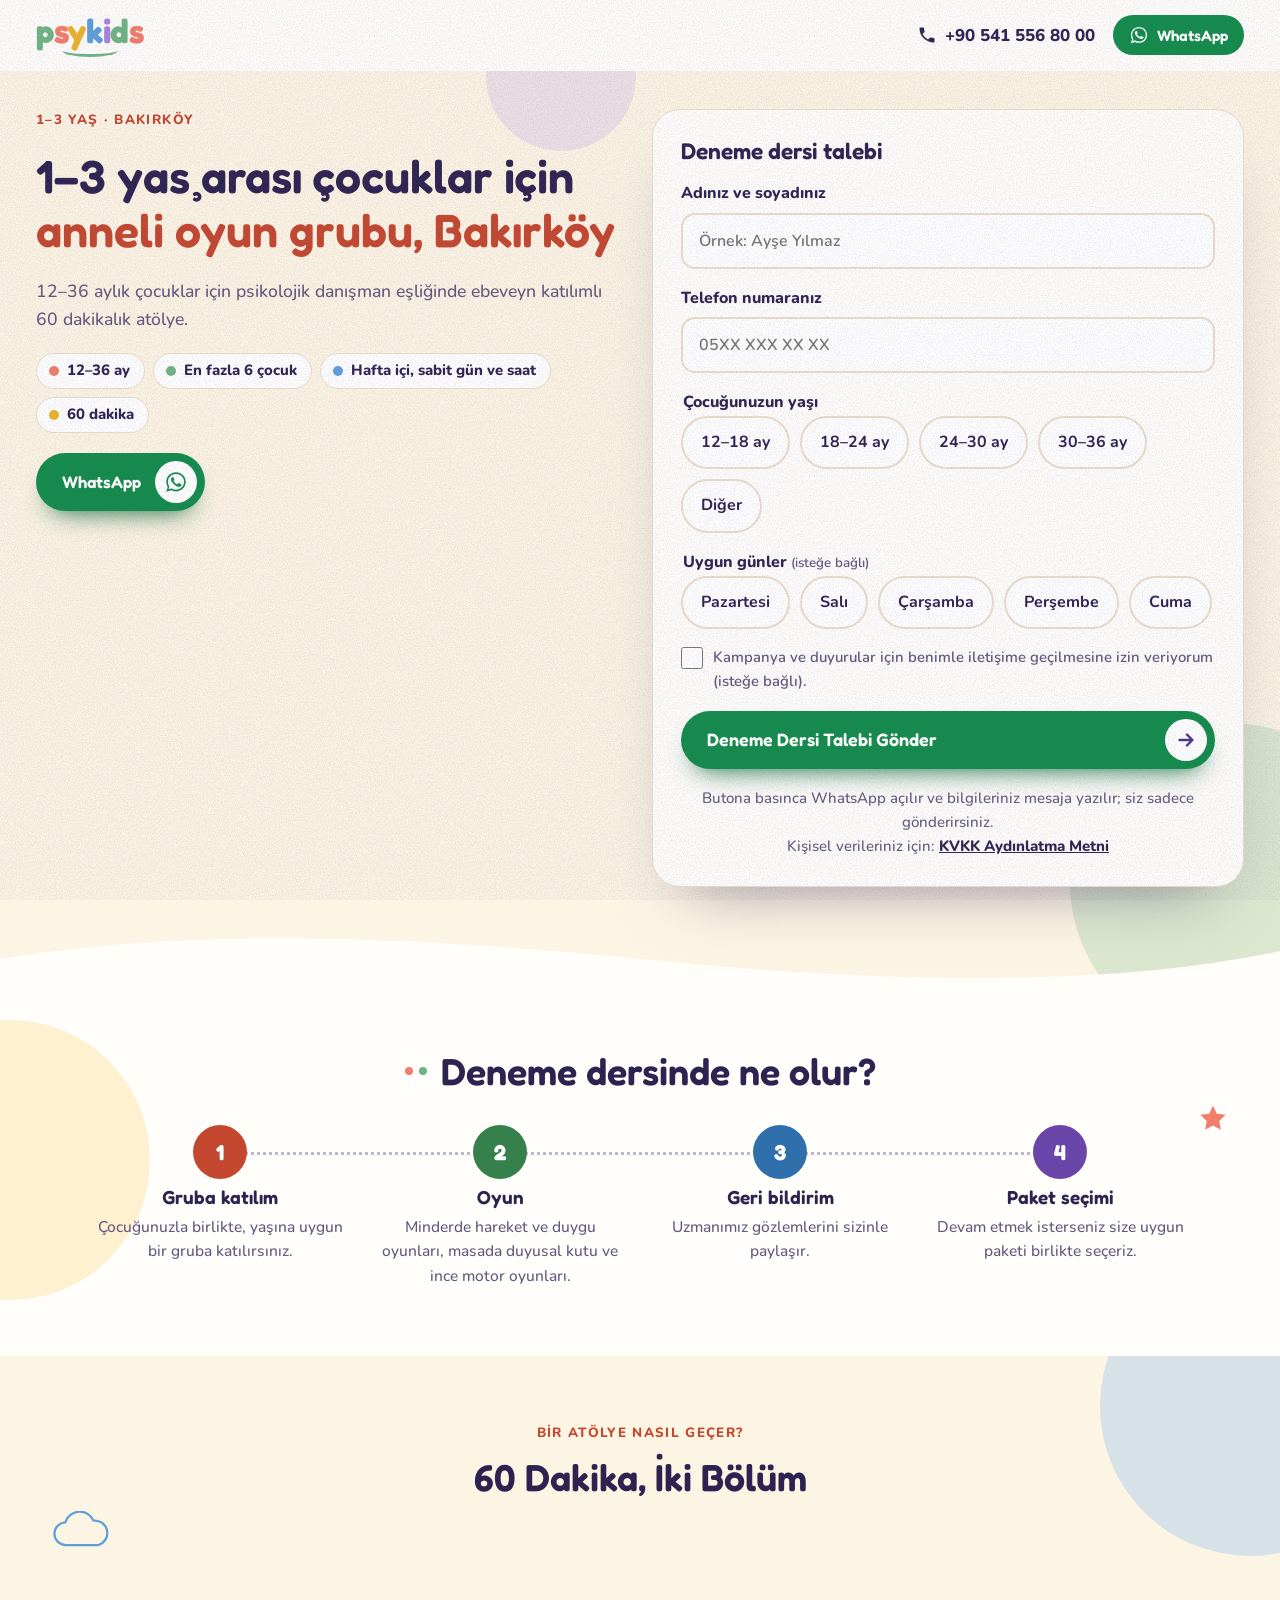
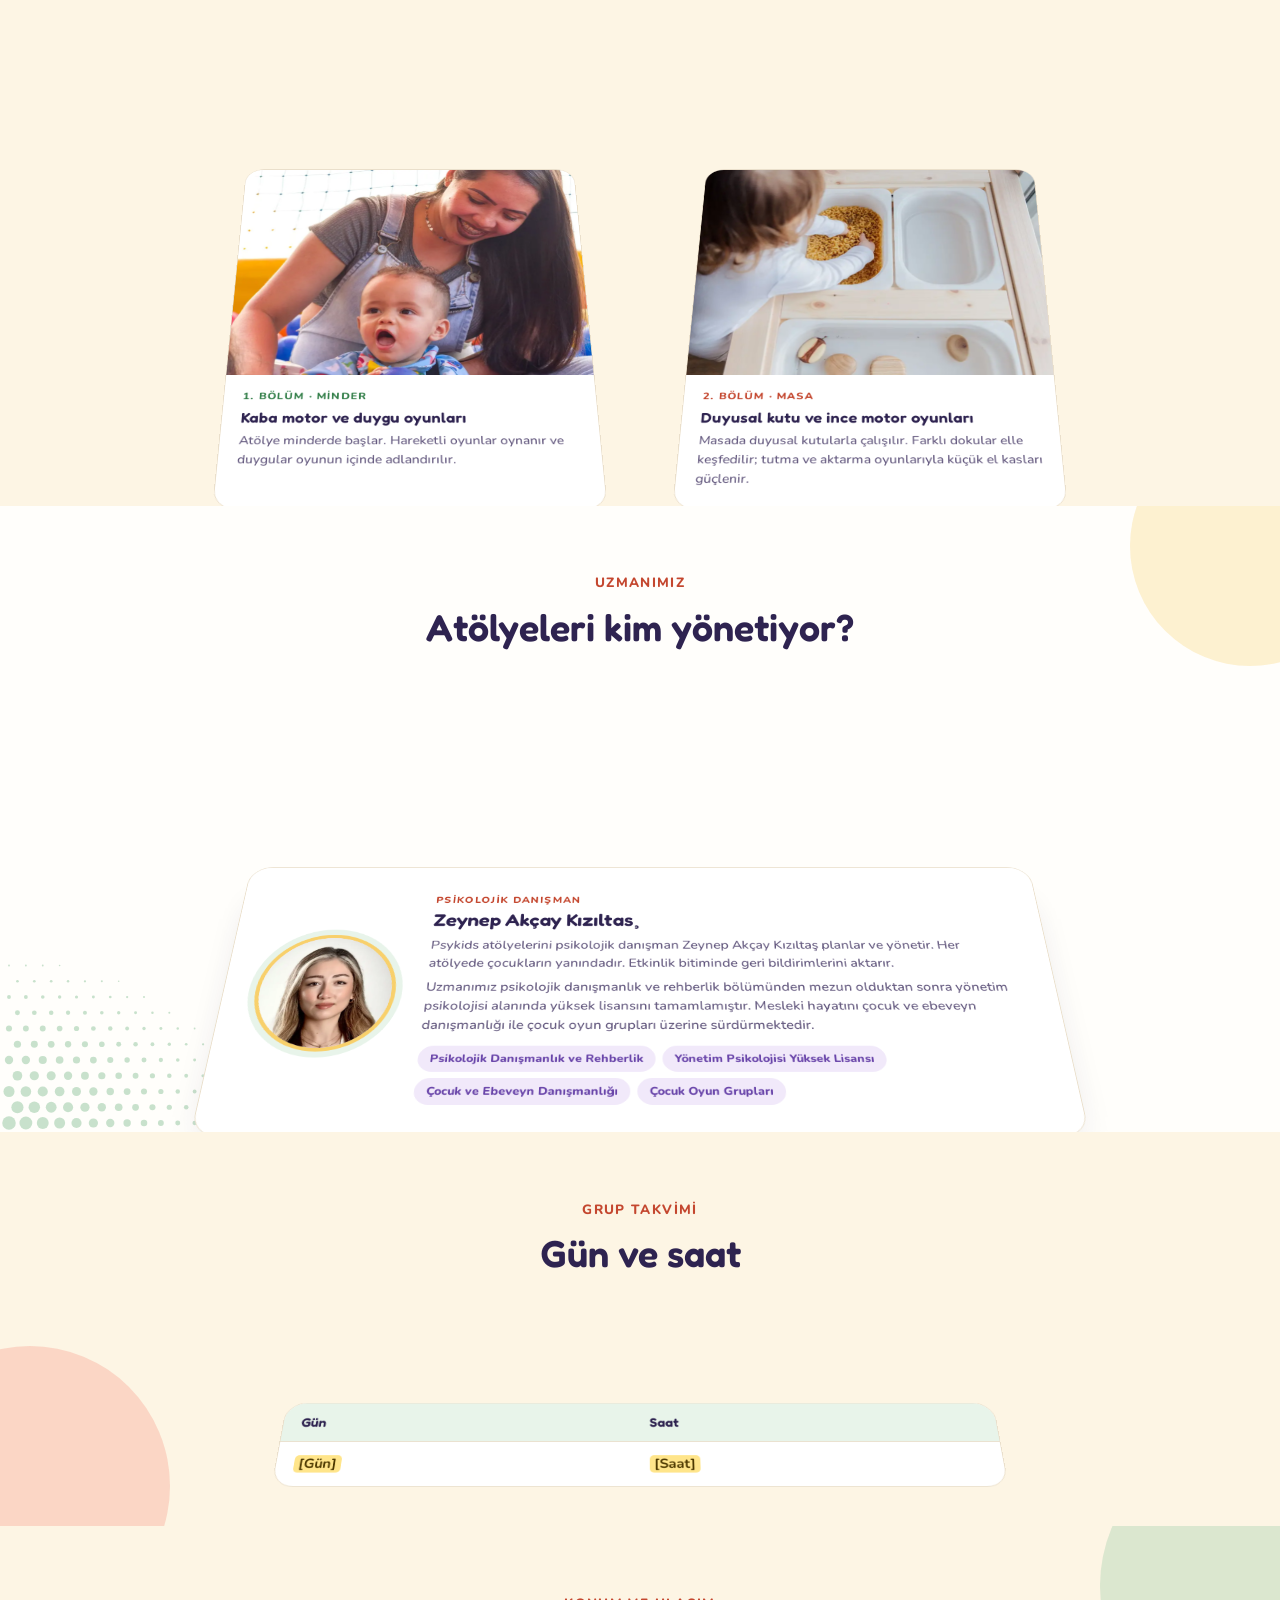
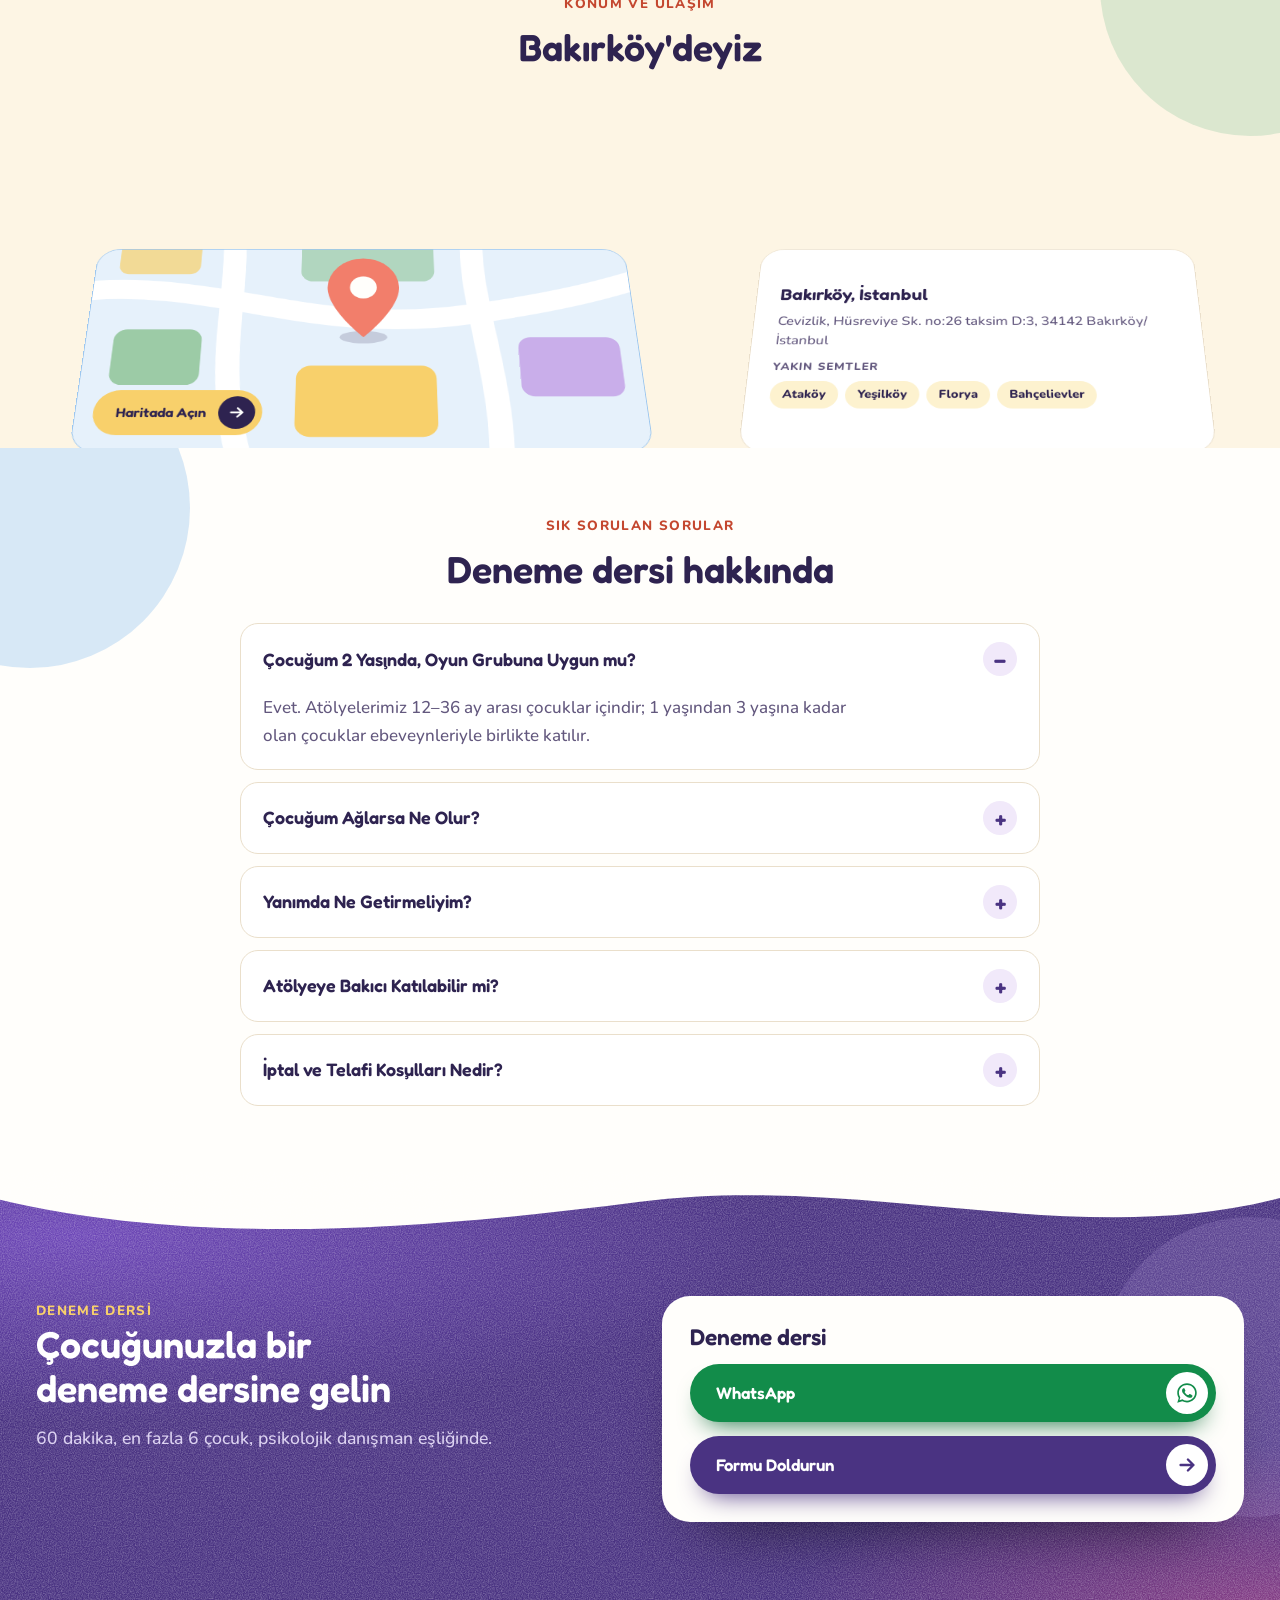
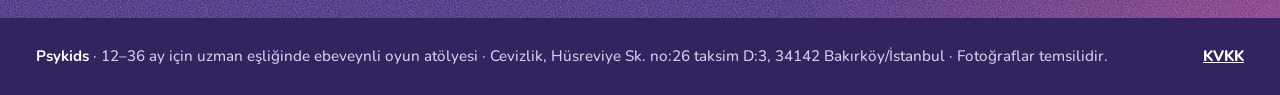
<file: psykids-site 2/lp/2-yas-oyun-grubu/index.html>
<!doctype html>
<html lang="tr">
<head>
<meta charset="utf-8">
<meta name="viewport" content="width=device-width, initial-scale=1, viewport-fit=cover">
<title>1–3 Yaş Anneli Oyun Grubu, Bakırköy | Psykids</title>
<meta name="description" content="1–3 yaş arası çocuklar için Bakırköy'de anneli oyun grubu. Deneme dersi için WhatsApp'tan yazın.">
<meta name="robots" content="noindex, follow">
<link rel="preconnect" href="https://fonts.googleapis.com"><link rel="preconnect" href="https://fonts.gstatic.com" crossorigin>
<link rel="stylesheet" href="https://fonts.googleapis.com/css2?family=Fredoka:wght@500;600;700&family=Nunito:wght@500;600;700;800&display=swap">
<link rel="stylesheet" href="../../site.css">
</head>
<body>
<svg class="defs" width="0" height="0" aria-hidden="true"><defs>
  <radialGradient id="blobg" cx="30%" cy="24%" r="88%"><stop offset="0" stop-color="#7E58CC"/><stop offset=".55" stop-color="#4A3382"/><stop offset="1" stop-color="#3A2468"/></radialGradient>
  <radialGradient id="cloudg" cx="30%" cy="20%" r="90%"><stop offset="0" stop-color="#E8705A"/><stop offset="1" stop-color="#B93E28"/></radialGradient>
  <filter id="grainy" x="0" y="0" width="100%" height="100%"><feTurbulence type="fractalNoise" baseFrequency=".8" numOctaves="2" seed="8" result="n"/><feColorMatrix in="n" type="matrix" values="0 0 0 0 1  0 0 0 0 1  0 0 0 0 1  0 0 0 1.2 -.44" result="s"/><feComposite in="s" in2="SourceGraphic" operator="in" result="sc"/><feMerge><feMergeNode in="SourceGraphic"/><feMergeNode in="sc"/></feMerge></filter>
  <filter id="felt" x="-4%" y="-4%" width="108%" height="108%"><feTurbulence type="fractalNoise" baseFrequency="1.05" numOctaves="2" seed="4" result="n"/><feDisplacementMap in="SourceGraphic" in2="n" scale="2.6" xChannelSelector="R" yChannelSelector="G" result="d"/><feColorMatrix in="n" type="matrix" values="0 0 0 0 .2  0 0 0 0 .12  0 0 0 0 .3  0 0 0 1 -.36" result="s"/><feComposite in="s" in2="d" operator="in" result="sc"/><feMerge><feMergeNode in="d"/><feMergeNode in="sc"/></feMerge></filter>
  <symbol id="ht" viewBox="0 0 240 160"><circle cx="8" cy="152" r="6.0"/><circle cx="23" cy="152" r="5.7"/><circle cx="38" cy="152" r="5.3"/><circle cx="53" cy="152" r="4.9"/><circle cx="68" cy="152" r="4.5"/><circle cx="83" cy="152" r="4.1"/><circle cx="98" cy="152" r="3.7"/><circle cx="113" cy="152" r="3.3"/><circle cx="128" cy="152" r="2.9"/><circle cx="143" cy="152" r="2.6"/><circle cx="158" cy="152" r="2.2"/><circle cx="173" cy="152" r="1.9"/><circle cx="188" cy="152" r="1.5"/><circle cx="203" cy="152" r="1.2"/><circle cx="218" cy="152" r="0.9"/><circle cx="15.5" cy="138" r="5.4"/><circle cx="30.5" cy="138" r="5.1"/><circle cx="45.5" cy="138" r="4.8"/><circle cx="60.5" cy="138" r="4.5"/><circle cx="75.5" cy="138" r="4.1"/><circle cx="90.5" cy="138" r="3.7"/><circle cx="105.5" cy="138" r="3.4"/><circle cx="120.5" cy="138" r="3.0"/><circle cx="135.5" cy="138" r="2.7"/><circle cx="150.5" cy="138" r="2.3"/><circle cx="165.5" cy="138" r="2.0"/><circle cx="180.5" cy="138" r="1.6"/><circle cx="195.5" cy="138" r="1.3"/><circle cx="210.5" cy="138" r="1.0"/><circle cx="225.5" cy="138" r="0.7"/><circle cx="8" cy="124" r="4.9"/><circle cx="23" cy="124" r="4.7"/><circle cx="38" cy="124" r="4.5"/><circle cx="53" cy="124" r="4.3"/><circle cx="68" cy="124" r="4.0"/><circle cx="83" cy="124" r="3.7"/><circle cx="98" cy="124" r="3.3"/><circle cx="113" cy="124" r="3.0"/><circle cx="128" cy="124" r="2.7"/><circle cx="143" cy="124" r="2.3"/><circle cx="158" cy="124" r="2.0"/><circle cx="173" cy="124" r="1.7"/><circle cx="188" cy="124" r="1.4"/><circle cx="203" cy="124" r="1.1"/><circle cx="218" cy="124" r="0.8"/><circle cx="15.5" cy="110" r="4.3"/><circle cx="30.5" cy="110" r="4.1"/><circle cx="45.5" cy="110" r="4.0"/><circle cx="60.5" cy="110" r="3.7"/><circle cx="75.5" cy="110" r="3.5"/><circle cx="90.5" cy="110" r="3.2"/><circle cx="105.5" cy="110" r="2.9"/><circle cx="120.5" cy="110" r="2.6"/><circle cx="135.5" cy="110" r="2.3"/><circle cx="150.5" cy="110" r="2.0"/><circle cx="165.5" cy="110" r="1.7"/><circle cx="180.5" cy="110" r="1.4"/><circle cx="195.5" cy="110" r="1.1"/><circle cx="210.5" cy="110" r="0.8"/><circle cx="8" cy="96" r="3.7"/><circle cx="23" cy="96" r="3.7"/><circle cx="38" cy="96" r="3.6"/><circle cx="53" cy="96" r="3.4"/><circle cx="68" cy="96" r="3.2"/><circle cx="83" cy="96" r="3.0"/><circle cx="98" cy="96" r="2.7"/><circle cx="113" cy="96" r="2.4"/><circle cx="128" cy="96" r="2.2"/><circle cx="143" cy="96" r="1.9"/><circle cx="158" cy="96" r="1.6"/><circle cx="173" cy="96" r="1.3"/><circle cx="188" cy="96" r="1.0"/><circle cx="203" cy="96" r="0.8"/><circle cx="15.5" cy="82" r="3.2"/><circle cx="30.5" cy="82" r="3.1"/><circle cx="45.5" cy="82" r="3.0"/><circle cx="60.5" cy="82" r="2.8"/><circle cx="75.5" cy="82" r="2.7"/><circle cx="90.5" cy="82" r="2.5"/><circle cx="105.5" cy="82" r="2.2"/><circle cx="120.5" cy="82" r="2.0"/><circle cx="135.5" cy="82" r="1.7"/><circle cx="150.5" cy="82" r="1.5"/><circle cx="165.5" cy="82" r="1.2"/><circle cx="180.5" cy="82" r="1.0"/><circle cx="195.5" cy="82" r="0.7"/><circle cx="8" cy="68" r="2.7"/><circle cx="23" cy="68" r="2.6"/><circle cx="38" cy="68" r="2.6"/><circle cx="53" cy="68" r="2.5"/><circle cx="68" cy="68" r="2.3"/><circle cx="83" cy="68" r="2.1"/><circle cx="98" cy="68" r="2.0"/><circle cx="113" cy="68" r="1.7"/><circle cx="128" cy="68" r="1.5"/><circle cx="143" cy="68" r="1.3"/><circle cx="158" cy="68" r="1.1"/><circle cx="173" cy="68" r="0.8"/><circle cx="15.5" cy="54" r="2.2"/><circle cx="30.5" cy="54" r="2.1"/><circle cx="45.5" cy="54" r="2.0"/><circle cx="60.5" cy="54" r="1.9"/><circle cx="75.5" cy="54" r="1.8"/><circle cx="90.5" cy="54" r="1.6"/><circle cx="105.5" cy="54" r="1.5"/><circle cx="120.5" cy="54" r="1.3"/><circle cx="135.5" cy="54" r="1.1"/><circle cx="150.5" cy="54" r="0.9"/><circle cx="8" cy="40" r="1.7"/><circle cx="23" cy="40" r="1.7"/><circle cx="38" cy="40" r="1.6"/><circle cx="53" cy="40" r="1.5"/><circle cx="68" cy="40" r="1.4"/><circle cx="83" cy="40" r="1.3"/><circle cx="98" cy="40" r="1.2"/><circle cx="113" cy="40" r="1.0"/><circle cx="128" cy="40" r="0.9"/><circle cx="15.5" cy="26" r="1.2"/><circle cx="30.5" cy="26" r="1.2"/><circle cx="45.5" cy="26" r="1.2"/><circle cx="60.5" cy="26" r="1.1"/><circle cx="75.5" cy="26" r="1.0"/><circle cx="90.5" cy="26" r="0.9"/><circle cx="105.5" cy="26" r="0.7"/><circle cx="8" cy="12" r="0.8"/><circle cx="23" cy="12" r="0.8"/><circle cx="38" cy="12" r="0.8"/><circle cx="53" cy="12" r="0.7"/></symbol>
  <symbol id="hand" viewBox="0 0 230 280">
    <rect y="-15" width="78" height="30" rx="15" transform="translate(50 112) rotate(-98)" style="fill:var(--h1)"/>
    <rect y="-13.5" width="112" height="27" rx="13.5" transform="translate(88 112) rotate(-58)" style="fill:var(--h2)"/>
    <rect y="-13.5" width="124" height="27" rx="13.5" transform="translate(102 134) rotate(-30)" style="fill:var(--h3)"/>
    <rect y="-13" width="108" height="26" rx="13" transform="translate(106 160) rotate(-4)" style="fill:var(--h4)"/>
    <rect y="-12" width="96" height="24" rx="12" transform="translate(98 188) rotate(24)" style="fill:var(--h5)"/>
    <ellipse cx="62" cy="162" rx="54" ry="62" style="fill:var(--h0)"/>
    <ellipse cx="50" cy="148" rx="16" ry="20" fill="#fff" opacity=".22"/>
    <ellipse cx="78" cy="188" rx="10" ry="12" fill="#fff" opacity=".16"/>
  </symbol>
  <symbol id="bfly" viewBox="56 104 348 276">
    <path class="c-co" d="M224 228C190 150 120 110 82 136c-40 28-14 104 46 112 40 6 76-6 96-20z"/>
    <path class="c-su" d="M224 244c-40 4-92 26-98 70-5 40 40 58 70 30 22-20 30-64 28-100z"/>
    <path class="c-sk" d="M236 228c34-78 104-118 142-92 40 28 14 104-46 112-40 6-76-6-96-20z"/>
    <path class="c-sa" d="M236 244c40 4 92 26 98 70 5 40-40 58-70 30-22-20-30-64-28-100z"/>
    <rect x="222" y="196" width="16" height="130" rx="8" class="c-in"/>
    <path class="k k-in" style="stroke-width:4" d="M226 198q-10-34-30-42M234 198q10-34 30-42"/>
  </symbol>
  <symbol id="flower" viewBox="0 0 24 24">
    <circle cx="12" cy="6.4" r="4.3"/><circle cx="17.3" cy="10.3" r="4.3"/><circle cx="15.3" cy="16.5" r="4.3"/><circle cx="8.7" cy="16.5" r="4.3"/><circle cx="6.7" cy="10.3" r="4.3"/>
    <circle cx="12" cy="12" r="3.5" class="c-su"/>
  </symbol>
  <symbol id="d-star" viewBox="0 0 24 24"><path stroke-linejoin="round" d="M12 2.5l2.9 6 6.6.9-4.8 4.6 1.2 6.5L12 17.4l-5.9 3.1 1.2-6.5L2.5 9.400l6.600-.9z"/></symbol>
  <symbol id="d-heart" viewBox="0 0 24 24"><path stroke-linejoin="round" d="M12 20.5C5 15.5 3 12 3 8.800A4.800 4.800 0 0 1 12 6.500a4.800 4.800 0 0 1 9 2.300c0 3.200-2 6.700-9 11.700z"/></symbol>
  <symbol id="d-cloud" viewBox="0 0 48 30"><path d="M12 27a9 9 0 0 1-.5-18A12 12 0 0 1 34 7.500 10 10 0 0 1 38 27z"/></symbol>
  <symbol id="d-sun" viewBox="0 0 60 60">
    <circle cx="30" cy="30" r="13" class="c-su"/>
    <path class="k k-sm" style="stroke-width:2.6" d="M30 4v7M30 49v7M4 30h7M49 30h7M11.600 11.600l5 5M43.400 43.400l5 5M48.400 11.600l-5 5M16.600 43.400l-5 5"/>
    <circle cx="25.500" cy="28" r="1.700" class="c-in"/><circle cx="34.500" cy="28" r="1.700" class="c-in"/>
    <path class="k k-in" style="stroke-width:1.800" d="M25 33q5 4.500 10 0"/>
  </symbol>
  <symbol id="d-plane" viewBox="0 0 48 40"><path d="M3 18L45 3 32 37l-8-13-21-6zM24 24L45 3"/></symbol>
  <symbol id="d-squig" viewBox="0 0 60 16"><path d="M2 8q7-10 14 0t14 0 14 0 14 0"/></symbol>
  <symbol id="d-loop" viewBox="0 0 56 26"><path d="M2 20c5-16 14-16 12-4s9 10 11-1 10-11 10 0 9 8 19-9"/></symbol>
  <symbol id="i-arrow" viewBox="0 0 24 24"><path d="M5 12h14M13 6l6 6-6 6" fill="none" stroke="currentColor" stroke-width="2.6" stroke-linecap="round" stroke-linejoin="round"/></symbol>
  <symbol id="i-ig" viewBox="0 0 24 24"><rect x="3" y="3" width="18" height="18" rx="5.500" fill="none" stroke="currentColor" stroke-width="2"/><circle cx="12" cy="12" r="4.200" fill="none" stroke="currentColor" stroke-width="2"/><circle cx="17.300" cy="6.700" r="1.200" fill="currentColor"/></symbol>
  <symbol id="i-wa" viewBox="0 0 32 32"><path fill="currentColor" d="M16 3C8.800 3 3 8.700 3 15.800c0 2.500.7 4.800 2 6.800L3 29l6.700-1.900c1.900 1 4 1.500 6.300 1.500 7.200 0 13-5.700 13-12.800S23.200 3 16 3zm0 23.300c-2 0-4-.6-5.600-1.600l-.4-.2-4 1.100 1.100-3.800-.3-.4a10.300 10.300 0 0 1-1.600-5.600C5.200 10 10 5.300 16 5.300S26.800 10 26.800 15.800 22 26.300 16 26.300zm5.900-7.900c-.3-.2-1.900-.9-2.200-1s-.5-.2-.7.2-.8 1-1 1.200-.4.2-.7 0a8.800 8.800 0 0 1-2.600-1.600 9.700 9.700 0 0 1-1.800-2.200c-.2-.3 0-.5.1-.7l.5-.6.3-.5c.1-.2 0-.4 0-.6l-1-2.400c-.3-.6-.5-.5-.7-.5h-.6c-.2 0-.6.1-.9.4-.3.3-1.200 1.100-1.200 2.800s1.200 3.200 1.400 3.500c.2.2 2.400 3.700 5.900 5.100 2.900 1.200 3.500.9 4.100.9.6-.1 1.900-.8 2.200-1.500.3-.8.3-1.400.2-1.500-.1-.2-.3-.3-.6-.4z"/></symbol>
</defs></svg>
<div id="site" lang="tr">
<div class="grain" aria-hidden="true"></div>
<header class="lp-head"><div class="wrap">
  <span class="logo" aria-label="Psykids"><i class="l1">p</i><i class="l2">s</i><i class="l3">y</i><i class="l4">k</i><i class="l5">i</i><i class="l1">d</i><i class="l2">s</i></span>
  <span class="acts"><a href="tel:+905415568000"><svg viewBox="0 0 24 24" fill="currentColor" aria-hidden="true"><path d="M6.6 10.800a15 15 0 0 0 6.600 6.600l2.200-2.200a1 1 0 0 1 1-.2c1.100.4 2.300.600 3.600.600a1 1 0 0 1 1 1V20a1 1 0 0 1-1 1A17 17 0 0 1 3 4a1 1 0 0 1 1-1h3.500a1 1 0 0 1 1 1c0 1.300.2 2.500.600 3.600a1 1 0 0 1-.2 1z"/></svg> +90 541 556 80 00</a><a class="wa-s" data-wa data-place="ust" href="https://wa.me/905415568000?text=Merhaba%2C%20deneme%20dersleriniz%20hakk%C4%B1nda%20bilgi%20almak%20istiyorum." target="_blank" rel="noopener"><svg aria-hidden="true"><use href="#i-wa"/></svg> WhatsApp</a></span>
</div></header>
<main>
<section class="hero lp-hero" id="ust">
  <span class="orb" style="--c:var(--sage);opacity:0.35;right:-110px;bottom:-60px;width:320px"></span>
  <span class="orb" style="--c:var(--lilac);opacity:0.3;left:38%;top:-70px;width:150px"></span>
  <div class="wrap">
    <div class="hero-copy">
      <p class="eyebrow">1–3 yaş · Bakırköy</p>
      <h1>1–3 yaş arası çocuklar için <span class="l2x">anneli oyun grubu, Bakırköy</span></h1>
      <p class="lead">12–36 aylık çocuklar için psikolojik danışman eşliğinde ebeveyn katılımlı 60 dakikalık atölye.</p>
      <ul class="facts"><li style="--c:var(--coral)">12–36 ay</li><li style="--c:var(--sage-mid)">En fazla 6 çocuk</li><li style="--c:var(--sky-mid)">Hafta içi, sabit gün ve saat</li><li style="--c:var(--sun-mid)">60 dakika</li></ul>
      <div class="cta-row"><a class="pill pill-wa" data-wa data-place="hero" href="https://wa.me/905415568000?text=Merhaba%2C%20deneme%20dersleriniz%20hakk%C4%B1nda%20bilgi%20almak%20istiyorum." target="_blank" rel="noopener">WhatsApp <span class="dot"><svg aria-hidden="true"><use href="#i-wa"/></svg></span></a></div>
    </div>
    <form id="lead" novalidate>
      <h3>Deneme dersi talebi</h3>
      <div class="field"><label for="f-ad">Adınız ve soyadınız</label><input type="text" id="f-ad" name="ad" autocomplete="name" placeholder="Örnek: Ayşe Yılmaz"></div>
      <div class="field"><label for="f-tel">Telefon numaranız</label><input type="tel" id="f-tel" name="telefon" autocomplete="tel" inputmode="tel" placeholder="05XX XXX XX XX"></div>
      <fieldset><legend>Çocuğunuzun yaşı</legend><div class="chips">
        <label><input type="radio" name="yas" id="f-y1" value="12–18 ay"><span>12–18 ay</span></label><label><input type="radio" name="yas" id="f-y2" value="18–24 ay"><span>18–24 ay</span></label><label><input type="radio" name="yas" id="f-y3" value="24–30 ay"><span>24–30 ay</span></label><label><input type="radio" name="yas" id="f-y4" value="30–36 ay"><span>30–36 ay</span></label><label><input type="radio" name="yas" id="f-y5" value="Diğer"><span>Diğer</span></label>
      </div></fieldset>
      <fieldset><legend>Uygun günler <small>(isteğe bağlı)</small></legend><div class="chips">
        <label><input type="checkbox" name="gunler" id="f-d1" value="Pazartesi"><span>Pazartesi</span></label><label><input type="checkbox" name="gunler" id="f-d2" value="Salı"><span>Salı</span></label><label><input type="checkbox" name="gunler" id="f-d3" value="Çarşamba"><span>Çarşamba</span></label><label><input type="checkbox" name="gunler" id="f-d4" value="Perşembe"><span>Perşembe</span></label><label><input type="checkbox" name="gunler" id="f-d5" value="Cuma"><span>Cuma</span></label>
      </div></fieldset>
      <label class="consent" for="f-izin"><input type="checkbox" id="f-izin" name="izin"><span>Kampanya ve duyurular için benimle iletişime geçilmesine izin veriyorum (isteğe bağlı).</span></label>
      <div class="hp" aria-hidden="true"><label for="f-web">Web siteniz</label><input type="text" id="f-web" name="website" tabindex="-1" autocomplete="off"></div>
      <p class="err" id="lead-err" role="alert" hidden></p>
      <div class="send"><span class="perch" data-perch></span><a class="pill pill-wa" id="lead-send" role="button" href="https://wa.me/905415568000?text=Merhaba%2C%20deneme%20dersleriniz%20hakk%C4%B1nda%20bilgi%20almak%20istiyorum." target="_blank" rel="noopener">Deneme Dersi Talebi Gönder <span class="dot ar"><svg aria-hidden="true"><use href="#i-arrow"/></svg></span></a></div>
      <p class="hint">Butona basınca WhatsApp açılır ve bilgileriniz mesaja yazılır; siz sadece gönderirsiniz.<br>Kişisel verileriniz için: <a href="../../kvkk/">KVKK Aydınlatma Metni</a></p>
    </form>
  </div>
  <svg class="wave-b" viewBox="0 0 1440 90" preserveAspectRatio="none" aria-hidden="true"><path d="M0 52c200-44 430-40 720 0s530 42 720-12v50H0z"/></svg>
</section>

<section class="band" id="akis">
  <span class="orb" style="--c:var(--sun);opacity:0.3;left:-130px;top:10%;width:280px"></span>
  <span class="doodle dk" data-depth=".7" style="right:4%;top:14%;width:32px;height:32px"><svg class="c-co" aria-hidden="true"><use href="#d-star"/></svg></span>
  <div class="wrap">
    <div class="sec-head">
      <div class="ttl"><span class="dots"><i></i><i></i></span><h2>Deneme dersinde ne olur?</h2></div>
    </div>
    <ol class="flow">
      <li style="--c:var(--coral-deep)"><div><h3>Gruba katılım</h3><p>Çocuğunuzla birlikte, yaşına uygun bir gruba katılırsınız.</p></div></li>
      <li style="--c:var(--sage-deep)"><div><h3>Oyun</h3><p>Minderde hareket ve duygu oyunları, masada duyusal kutu ve ince motor oyunları.</p></div></li>
      <li style="--c:var(--sky-deep)"><div><h3>Geri bildirim</h3><p>Uzmanımız gözlemlerini sizinle paylaşır.</p></div></li>
      <li style="--c:var(--lilac-deep)"><div><h3>Paket seçimi</h3><p>Devam etmek isterseniz size uygun paketi birlikte seçeriz.</p></div></li>
    </ol>
  </div>
</section>

<section class="band" id="atolye" style="background:var(--cream)">
  <span class="orb" style="--c:var(--sky);opacity:0.4;right:-120px;top:-100px;width:300px"></span>
  <span class="doodle dk" data-depth=".5" style="left:4%;top:10%;width:60px;height:38px"><svg class="k k-km" style="stroke-width:1.8" aria-hidden="true"><use href="#d-cloud"/></svg></span>
  <div class="wrap">
    <div class="sec-head">
      <p class="eyebrow">Bir atölye nasıl geçer?</p>
      <h2>60 Dakika, İki Bölüm</h2>
    </div>
    <div class="t-grid">
      <article class="t-card" data-rise="0" style="--d:var(--sage-deep)">
        <img src="../../img/f1.webp" alt="Annesiyle renkli toplarla oynayan küçük çocuk" width="880" height="660" loading="lazy">
        <div><span class="j-step">1. bölüm · Minder</span><h3>Kaba motor ve duygu oyunları</h3><p>Atölye minderde başlar. Hareketli oyunlar oynanır ve duygular oyunun içinde adlandırılır.</p></div>
      </article>
      <article class="t-card" data-rise="1" style="--d:var(--coral-deep)">
        <img src="../../img/f2.webp" alt="Duyusal kutuda makarnalarla oynayan küçük çocuğun elleri" width="880" height="660" loading="lazy">
        <div><span class="j-step">2. bölüm · Masa</span><h3>Duyusal kutu ve ince motor oyunları</h3><p>Masada duyusal kutularla çalışılır. Farklı dokular elle keşfedilir; tutma ve aktarma oyunlarıyla küçük el kasları güçlenir.</p></div>
      </article>
    </div>
  </div>
</section>

<section class="band" id="uzman">
  <span class="orb" style="--c:var(--sun);opacity:0.3;right:-90px;top:-80px;width:240px"></span>
  <span class="ht dk" style="left:0;bottom:0;width:270px;height:180px;color:var(--sage);opacity:.55"><svg aria-hidden="true"><use href="#ht"/></svg></span>
  <div class="wrap">
    <div class="sec-head">
      <p class="eyebrow">Uzmanımız</p>
      <h2>Atölyeleri kim yönetiyor?</h2>
    </div>
    <div class="expert" data-rise="0">
      <img class="avatar" src="../../img/zeynep.webp" alt="Psikolojik Danışman Zeynep Akçay Kızıltaş" width="480" height="480" loading="lazy">
      <div>
        <span class="who">Psikolojik Danışman</span>
        <h3>Zeynep Akçay Kızıltaş</h3>
        <p>Psykids atölyelerini psikolojik danışman Zeynep Akçay Kızıltaş planlar ve yönetir. Her atölyede çocukların yanındadır. Etkinlik bitiminde geri bildirimlerini aktarır.</p>
        <p style="margin-top:8px">Uzmanımız psikolojik danışmanlık ve rehberlik bölümünden mezun olduktan sonra yönetim psikolojisi alanında yüksek lisansını tamamlamıştır. Mesleki hayatını çocuk ve ebeveyn danışmanlığı ile çocuk oyun grupları üzerine sürdürmektedir.</p>
        <ul class="topics"><li>Psikolojik Danışmanlık ve Rehberlik</li><li>Yönetim Psikolojisi Yüksek Lisansı</li><li>Çocuk ve Ebeveyn Danışmanlığı</li><li>Çocuk Oyun Grupları</li></ul>
      </div>
    </div>
  </div>
</section>

<section class="band" id="takvim" style="background:var(--cream)">
  <span class="orb" style="--c:var(--coral);opacity:0.26;left:-110px;bottom:-100px;width:280px"></span>
  <div class="wrap">
    <div class="sec-head">
      <p class="eyebrow">Grup takvimi</p>
      <h2>Gün ve saat</h2>
    </div>
    <div class="sched" data-rise="0"><table>
      <thead><tr><th>Gün</th><th>Saat</th></tr></thead>
      <tbody><tr><td><mark class="todo">[Gün]</mark></td><td><mark class="todo">[Saat]</mark></td></tr></tbody>
    </table></div>
    <p class="sched-note">Atölyeler hafta içi, sabit gün ve saatte yapılır. Her grupta en fazla 6 çocuk bulunur.</p>
  </div>
</section>



<section class="band" id="konum" style="background:var(--cream)">
  <span class="orb" style="--c:var(--sage);opacity:0.35;right:-120px;top:-90px;width:300px"></span>
  <div class="wrap">
    <div class="sec-head">
      <p class="eyebrow">Konum ve ulaşım</p>
      <h2>Bakırköy'deyiz</h2>
    </div>
    <div class="loc-grid">
      <a class="mapcard" href="https://maps.app.goo.gl/GomNXPf2TeLVyFv98" target="_blank" rel="noopener" data-rise="0" aria-label="Psykids konumunu Google Haritalar'da açın">
        <svg viewBox="0 0 600 320" preserveAspectRatio="xMidYMid slice" aria-hidden="true">
          <path class="k" style="stroke:#fff;stroke-width:26" d="M-20 90C140 70 240 150 420 120S620 60 640 70M150 -20C170 90 130 200 190 340M430 -20c-20 120 30 220 10 360"/>
          <rect x="30" y="140" width="96" height="70" rx="14" class="c-sa"/><rect x="230" y="186" width="150" height="86" rx="16" class="c-su"/><rect x="470" y="150" width="110" height="74" rx="14" class="c-li"/><rect x="232" y="14" width="150" height="62" rx="14" class="c-sa" opacity=".7"/><rect x="26" y="20" width="92" height="46" rx="12" class="c-su" opacity=".7"/>
          <ellipse cx="302" cy="150" rx="26" ry="8" class="c-in" opacity=".18"/>
          <path class="c-co" d="M302 44a40 40 0 0 0-40 40c0 30 40 66 40 66s40-36 40-66a40 40 0 0 0-40-40z"/><circle cx="302" cy="84" r="15" class="c-pa"/>
        </svg>
        <span class="pill pill-sun">Haritada Açın <span class="dot ar" style="color:#fff"><svg aria-hidden="true"><use href="#i-arrow"/></svg></span></span>
      </a>
      <div class="loc-info" data-rise="1">
        <h3>Bakırköy, İstanbul</h3>
        <p>Cevizlik, Hüsreviye Sk. no:26 taksim D:3, 34142 Bakırköy/İstanbul</p>
        <p class="near-l">Yakın semtler</p>
        <ul class="near"><li>Ataköy</li><li>Yeşilköy</li><li>Florya</li><li>Bahçelievler</li></ul>
      </div>
    </div>
  </div>
</section>

<section class="band" id="sss">
  <span class="orb" style="--c:var(--sky);opacity:0.4;left:-130px;top:-100px;width:320px"></span>
  <div class="wrap">
    <div class="sec-head">
      <p class="eyebrow">Sık sorulan sorular</p>
      <h2>Deneme dersi hakkında</h2>
    </div>
    <div class="faq">
      <details open>
        <summary>Çocuğum 2 Yaşında, Oyun Grubuna Uygun mu?</summary>
        <p>Evet. Atölyelerimiz 12–36 ay arası çocuklar içindir; 1 yaşından 3 yaşına kadar olan çocuklar ebeveynleriyle birlikte katılır.</p>
      </details>
      <details>
        <summary>Çocuğum Ağlarsa Ne Olur?</summary>
        <p>Atölyeye siz de katıldığınız için çocuğunuz yalnız kalmaz. Hiçbir çocuk oyuna zorlanmaz; çocuğunuz hazır olduğunda kendiliğinden katılır.</p>
      </details>
      <details>
        <summary>Yanımda Ne Getirmeliyim?</summary>
        <div class="ans"><mark class="todo">[Yanıt Zeynep Hanım'dan alınacak]</mark></div>
      </details>
      <details>
        <summary>Atölyeye Bakıcı Katılabilir mi?</summary>
        <div class="ans"><mark class="todo">[Yanıt Zeynep Hanım'dan alınacak]</mark></div>
      </details>
      <details>
        <summary>İptal ve Telafi Koşulları Nedir?</summary>
        <div class="ans"><mark class="todo">[Yanıt Zeynep Hanım'dan alınacak]</mark></div>
      </details>
    </div>
  </div>
</section>
<section class="cta" id="son">
  <svg class="wave-t" viewBox="0 0 1440 80" preserveAspectRatio="none" aria-hidden="true"><path d="M0 0h1440v28c-230 56-470-26-720 4S220 78 0 30z"/></svg>
  <span class="orb" style="--c:var(--lilac);opacity:0.16;right:-120px;top:10%;width:300px"></span>
  <div class="wrap">
    <div>
      <p class="eyebrow">Deneme dersi</p>
      <h2>Çocuğunuzla bir deneme dersine gelin</h2>
      <p class="lead">60 dakika, en fazla 6 çocuk, psikolojik danışman eşliğinde.</p>
    </div>
    <div class="cta-card">
      <h3>Deneme dersi</h3>
      <a class="pill pill-wa" data-wa data-place="son" href="https://wa.me/905415568000?text=Merhaba%2C%20deneme%20dersleriniz%20hakk%C4%B1nda%20bilgi%20almak%20istiyorum." target="_blank" rel="noopener">WhatsApp <span class="dot"><svg aria-hidden="true"><use href="#i-wa"/></svg></span></a>
      <a class="pill pill-plum" href="#ust">Formu Doldurun <span class="dot ar"><svg aria-hidden="true"><use href="#i-arrow"/></svg></span></a>
    </div>
  </div>
</section>
</main>
<footer><div class="wrap">
  <span><strong style="color:#fff">Psykids</strong> · 12–36 ay için uzman eşliğinde ebeveynli oyun atölyesi · Cevizlik, Hüsreviye Sk. no:26 taksim D:3, 34142 Bakırköy/İstanbul · Fotoğraflar temsilidir.</span>
  <span class="fl"><a href="../../kvkk/">KVKK</a></span>
</div></footer>
<a class="fab" data-wa data-place="yuzen" href="https://wa.me/905415568000?text=Merhaba%2C%20deneme%20dersleriniz%20hakk%C4%B1nda%20bilgi%20almak%20istiyorum." target="_blank" rel="noopener"><svg aria-hidden="true"><use href="#i-wa"/></svg><span>WhatsApp</span></a>
<div class="wabar"><a data-wa data-place="mobil-sabit" href="https://wa.me/905415568000?text=Merhaba%2C%20deneme%20dersleriniz%20hakk%C4%B1nda%20bilgi%20almak%20istiyorum." target="_blank" rel="noopener"><svg aria-hidden="true"><use href="#i-wa"/></svg> WhatsApp</a></div>

</div>
<script>window.PSY={"wa":"905415568000","msg":"Merhaba, deneme dersleriniz hakkında bilgi almak istiyorum.","page":"lp-2-yas-oyun-grubu","view":"deneme_dersi_view","endpoint":"","thanks":"../../tesekkurler/"};</script>
<script src="../../site.js"></script>
</body>
</html>
</file>
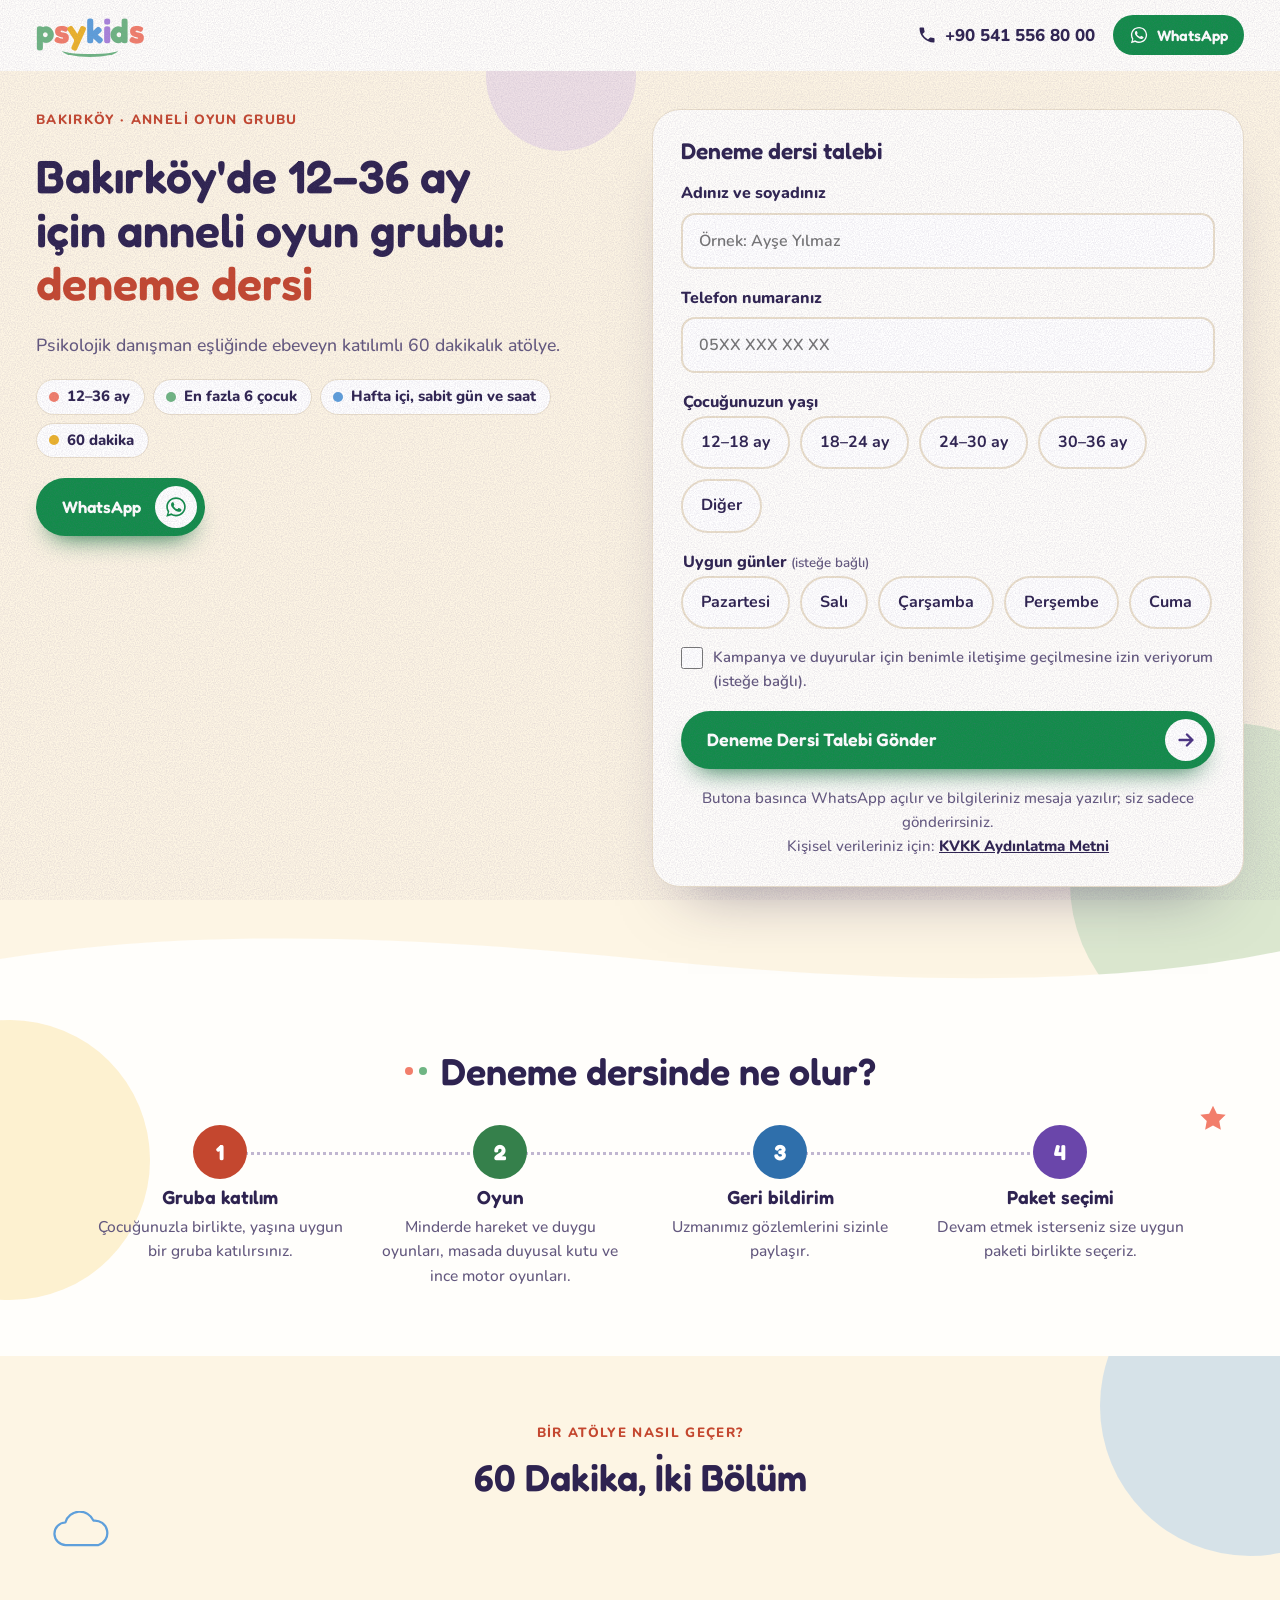
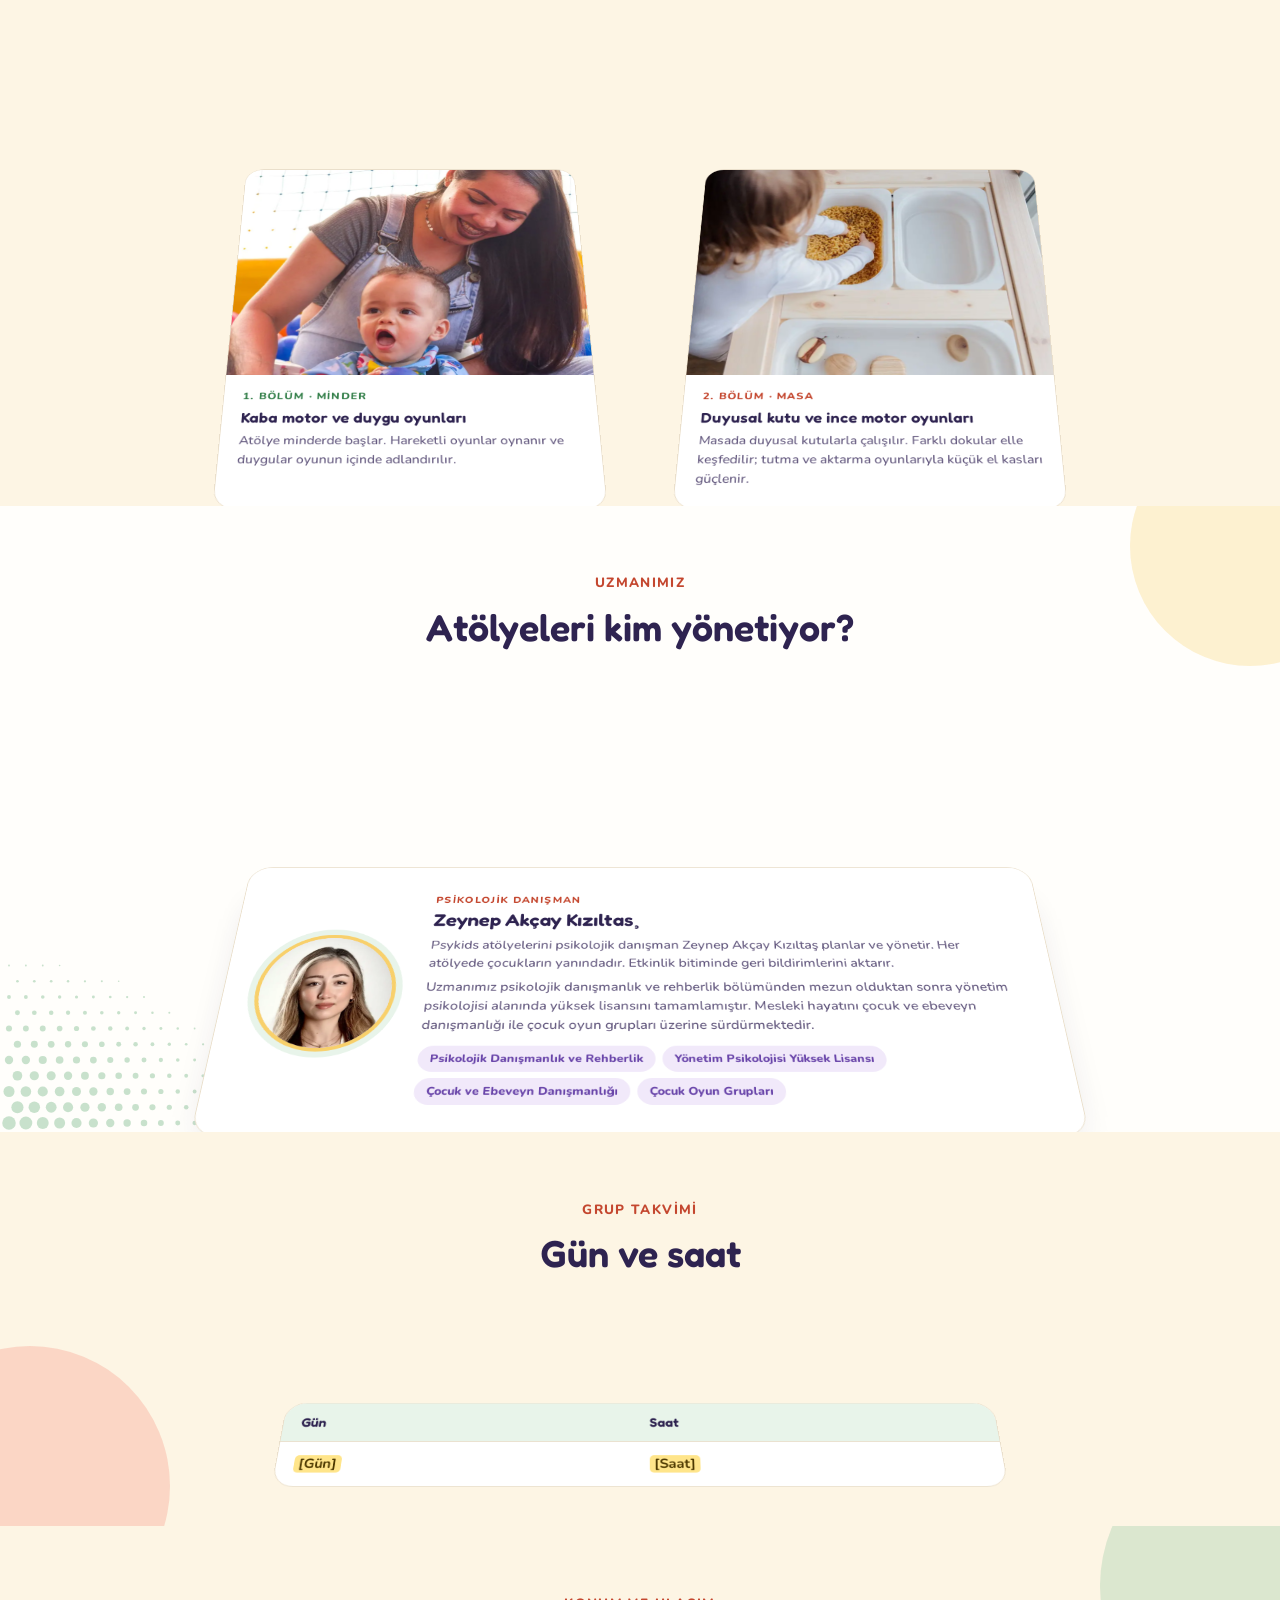
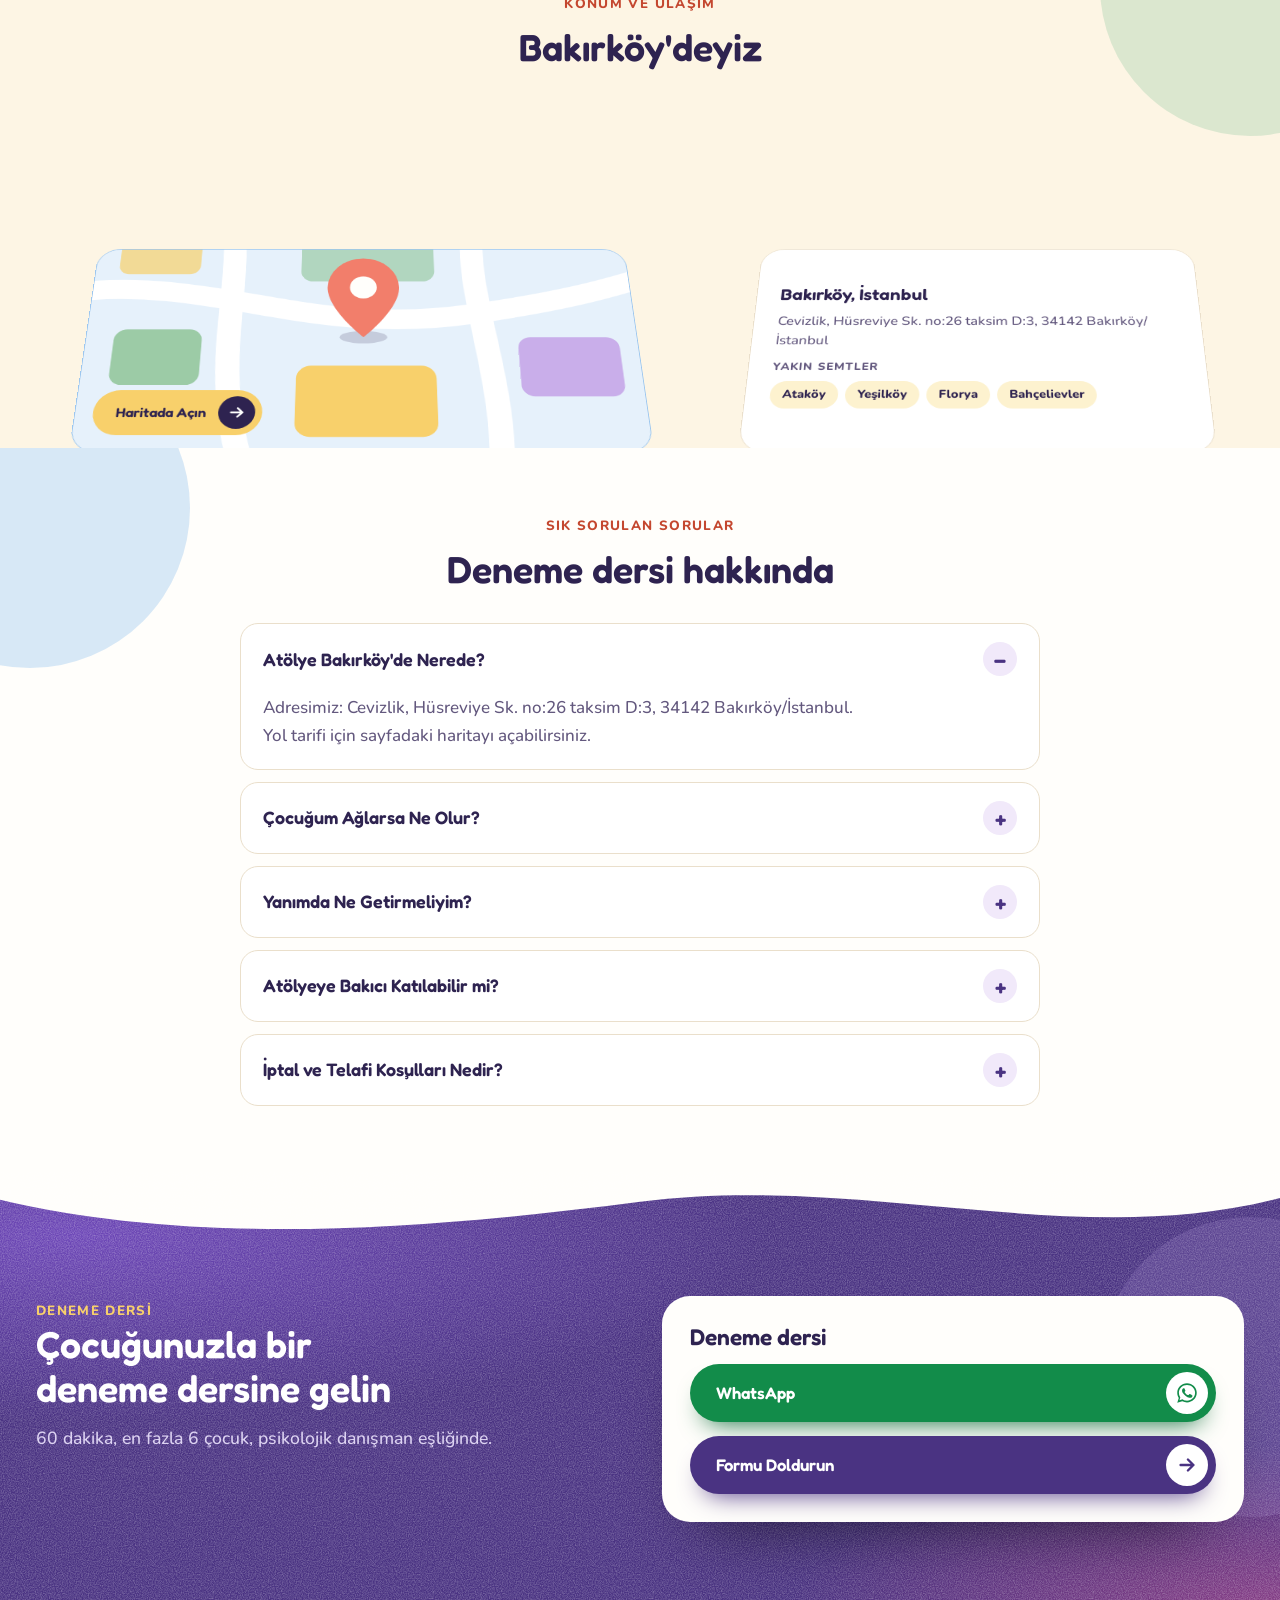
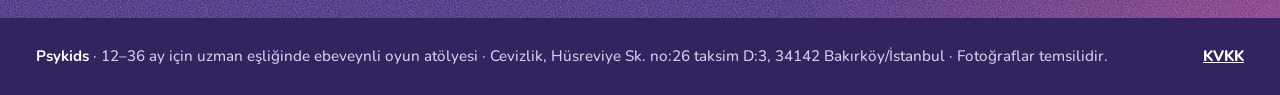
<file: psykids-site 2/lp/bakirkoy-oyun-grubu/index.html>
<!doctype html>
<html lang="tr">
<head>
<meta charset="utf-8">
<meta name="viewport" content="width=device-width, initial-scale=1, viewport-fit=cover">
<title>Bakırköy Anneli Oyun Grubu: Deneme Dersi | Psykids</title>
<meta name="description" content="Bakırköy'de 12–36 ay için anneli oyun grubu. Deneme dersi için WhatsApp'tan yazın.">
<meta name="robots" content="noindex, follow">
<link rel="preconnect" href="https://fonts.googleapis.com"><link rel="preconnect" href="https://fonts.gstatic.com" crossorigin>
<link rel="stylesheet" href="https://fonts.googleapis.com/css2?family=Fredoka:wght@500;600;700&family=Nunito:wght@500;600;700;800&display=swap">
<link rel="stylesheet" href="../../site.css">
</head>
<body>
<svg class="defs" width="0" height="0" aria-hidden="true"><defs>
  <radialGradient id="blobg" cx="30%" cy="24%" r="88%"><stop offset="0" stop-color="#7E58CC"/><stop offset=".55" stop-color="#4A3382"/><stop offset="1" stop-color="#3A2468"/></radialGradient>
  <radialGradient id="cloudg" cx="30%" cy="20%" r="90%"><stop offset="0" stop-color="#E8705A"/><stop offset="1" stop-color="#B93E28"/></radialGradient>
  <filter id="grainy" x="0" y="0" width="100%" height="100%"><feTurbulence type="fractalNoise" baseFrequency=".8" numOctaves="2" seed="8" result="n"/><feColorMatrix in="n" type="matrix" values="0 0 0 0 1  0 0 0 0 1  0 0 0 0 1  0 0 0 1.2 -.44" result="s"/><feComposite in="s" in2="SourceGraphic" operator="in" result="sc"/><feMerge><feMergeNode in="SourceGraphic"/><feMergeNode in="sc"/></feMerge></filter>
  <filter id="felt" x="-4%" y="-4%" width="108%" height="108%"><feTurbulence type="fractalNoise" baseFrequency="1.05" numOctaves="2" seed="4" result="n"/><feDisplacementMap in="SourceGraphic" in2="n" scale="2.6" xChannelSelector="R" yChannelSelector="G" result="d"/><feColorMatrix in="n" type="matrix" values="0 0 0 0 .2  0 0 0 0 .12  0 0 0 0 .3  0 0 0 1 -.36" result="s"/><feComposite in="s" in2="d" operator="in" result="sc"/><feMerge><feMergeNode in="d"/><feMergeNode in="sc"/></feMerge></filter>
  <symbol id="ht" viewBox="0 0 240 160"><circle cx="8" cy="152" r="6.0"/><circle cx="23" cy="152" r="5.7"/><circle cx="38" cy="152" r="5.3"/><circle cx="53" cy="152" r="4.9"/><circle cx="68" cy="152" r="4.5"/><circle cx="83" cy="152" r="4.1"/><circle cx="98" cy="152" r="3.7"/><circle cx="113" cy="152" r="3.3"/><circle cx="128" cy="152" r="2.9"/><circle cx="143" cy="152" r="2.6"/><circle cx="158" cy="152" r="2.2"/><circle cx="173" cy="152" r="1.9"/><circle cx="188" cy="152" r="1.5"/><circle cx="203" cy="152" r="1.2"/><circle cx="218" cy="152" r="0.9"/><circle cx="15.5" cy="138" r="5.4"/><circle cx="30.5" cy="138" r="5.1"/><circle cx="45.5" cy="138" r="4.8"/><circle cx="60.5" cy="138" r="4.5"/><circle cx="75.5" cy="138" r="4.1"/><circle cx="90.5" cy="138" r="3.7"/><circle cx="105.5" cy="138" r="3.4"/><circle cx="120.5" cy="138" r="3.0"/><circle cx="135.5" cy="138" r="2.7"/><circle cx="150.5" cy="138" r="2.3"/><circle cx="165.5" cy="138" r="2.0"/><circle cx="180.5" cy="138" r="1.6"/><circle cx="195.5" cy="138" r="1.3"/><circle cx="210.5" cy="138" r="1.0"/><circle cx="225.5" cy="138" r="0.7"/><circle cx="8" cy="124" r="4.9"/><circle cx="23" cy="124" r="4.7"/><circle cx="38" cy="124" r="4.5"/><circle cx="53" cy="124" r="4.3"/><circle cx="68" cy="124" r="4.0"/><circle cx="83" cy="124" r="3.7"/><circle cx="98" cy="124" r="3.3"/><circle cx="113" cy="124" r="3.0"/><circle cx="128" cy="124" r="2.7"/><circle cx="143" cy="124" r="2.3"/><circle cx="158" cy="124" r="2.0"/><circle cx="173" cy="124" r="1.7"/><circle cx="188" cy="124" r="1.4"/><circle cx="203" cy="124" r="1.1"/><circle cx="218" cy="124" r="0.8"/><circle cx="15.5" cy="110" r="4.3"/><circle cx="30.5" cy="110" r="4.1"/><circle cx="45.5" cy="110" r="4.0"/><circle cx="60.5" cy="110" r="3.7"/><circle cx="75.5" cy="110" r="3.5"/><circle cx="90.5" cy="110" r="3.2"/><circle cx="105.5" cy="110" r="2.9"/><circle cx="120.5" cy="110" r="2.6"/><circle cx="135.5" cy="110" r="2.3"/><circle cx="150.5" cy="110" r="2.0"/><circle cx="165.5" cy="110" r="1.7"/><circle cx="180.5" cy="110" r="1.4"/><circle cx="195.5" cy="110" r="1.1"/><circle cx="210.5" cy="110" r="0.8"/><circle cx="8" cy="96" r="3.7"/><circle cx="23" cy="96" r="3.7"/><circle cx="38" cy="96" r="3.6"/><circle cx="53" cy="96" r="3.4"/><circle cx="68" cy="96" r="3.2"/><circle cx="83" cy="96" r="3.0"/><circle cx="98" cy="96" r="2.7"/><circle cx="113" cy="96" r="2.4"/><circle cx="128" cy="96" r="2.2"/><circle cx="143" cy="96" r="1.9"/><circle cx="158" cy="96" r="1.6"/><circle cx="173" cy="96" r="1.3"/><circle cx="188" cy="96" r="1.0"/><circle cx="203" cy="96" r="0.8"/><circle cx="15.5" cy="82" r="3.2"/><circle cx="30.5" cy="82" r="3.1"/><circle cx="45.5" cy="82" r="3.0"/><circle cx="60.5" cy="82" r="2.8"/><circle cx="75.5" cy="82" r="2.7"/><circle cx="90.5" cy="82" r="2.5"/><circle cx="105.5" cy="82" r="2.2"/><circle cx="120.5" cy="82" r="2.0"/><circle cx="135.5" cy="82" r="1.7"/><circle cx="150.5" cy="82" r="1.5"/><circle cx="165.5" cy="82" r="1.2"/><circle cx="180.5" cy="82" r="1.0"/><circle cx="195.5" cy="82" r="0.7"/><circle cx="8" cy="68" r="2.7"/><circle cx="23" cy="68" r="2.6"/><circle cx="38" cy="68" r="2.6"/><circle cx="53" cy="68" r="2.5"/><circle cx="68" cy="68" r="2.3"/><circle cx="83" cy="68" r="2.1"/><circle cx="98" cy="68" r="2.0"/><circle cx="113" cy="68" r="1.7"/><circle cx="128" cy="68" r="1.5"/><circle cx="143" cy="68" r="1.3"/><circle cx="158" cy="68" r="1.1"/><circle cx="173" cy="68" r="0.8"/><circle cx="15.5" cy="54" r="2.2"/><circle cx="30.5" cy="54" r="2.1"/><circle cx="45.5" cy="54" r="2.0"/><circle cx="60.5" cy="54" r="1.9"/><circle cx="75.5" cy="54" r="1.8"/><circle cx="90.5" cy="54" r="1.6"/><circle cx="105.5" cy="54" r="1.5"/><circle cx="120.5" cy="54" r="1.3"/><circle cx="135.5" cy="54" r="1.1"/><circle cx="150.5" cy="54" r="0.9"/><circle cx="8" cy="40" r="1.7"/><circle cx="23" cy="40" r="1.7"/><circle cx="38" cy="40" r="1.6"/><circle cx="53" cy="40" r="1.5"/><circle cx="68" cy="40" r="1.4"/><circle cx="83" cy="40" r="1.3"/><circle cx="98" cy="40" r="1.2"/><circle cx="113" cy="40" r="1.0"/><circle cx="128" cy="40" r="0.9"/><circle cx="15.5" cy="26" r="1.2"/><circle cx="30.5" cy="26" r="1.2"/><circle cx="45.5" cy="26" r="1.2"/><circle cx="60.5" cy="26" r="1.1"/><circle cx="75.5" cy="26" r="1.0"/><circle cx="90.5" cy="26" r="0.9"/><circle cx="105.5" cy="26" r="0.7"/><circle cx="8" cy="12" r="0.8"/><circle cx="23" cy="12" r="0.8"/><circle cx="38" cy="12" r="0.8"/><circle cx="53" cy="12" r="0.7"/></symbol>
  <symbol id="hand" viewBox="0 0 230 280">
    <rect y="-15" width="78" height="30" rx="15" transform="translate(50 112) rotate(-98)" style="fill:var(--h1)"/>
    <rect y="-13.5" width="112" height="27" rx="13.5" transform="translate(88 112) rotate(-58)" style="fill:var(--h2)"/>
    <rect y="-13.5" width="124" height="27" rx="13.5" transform="translate(102 134) rotate(-30)" style="fill:var(--h3)"/>
    <rect y="-13" width="108" height="26" rx="13" transform="translate(106 160) rotate(-4)" style="fill:var(--h4)"/>
    <rect y="-12" width="96" height="24" rx="12" transform="translate(98 188) rotate(24)" style="fill:var(--h5)"/>
    <ellipse cx="62" cy="162" rx="54" ry="62" style="fill:var(--h0)"/>
    <ellipse cx="50" cy="148" rx="16" ry="20" fill="#fff" opacity=".22"/>
    <ellipse cx="78" cy="188" rx="10" ry="12" fill="#fff" opacity=".16"/>
  </symbol>
  <symbol id="bfly" viewBox="56 104 348 276">
    <path class="c-co" d="M224 228C190 150 120 110 82 136c-40 28-14 104 46 112 40 6 76-6 96-20z"/>
    <path class="c-su" d="M224 244c-40 4-92 26-98 70-5 40 40 58 70 30 22-20 30-64 28-100z"/>
    <path class="c-sk" d="M236 228c34-78 104-118 142-92 40 28 14 104-46 112-40 6-76-6-96-20z"/>
    <path class="c-sa" d="M236 244c40 4 92 26 98 70 5 40-40 58-70 30-22-20-30-64-28-100z"/>
    <rect x="222" y="196" width="16" height="130" rx="8" class="c-in"/>
    <path class="k k-in" style="stroke-width:4" d="M226 198q-10-34-30-42M234 198q10-34 30-42"/>
  </symbol>
  <symbol id="flower" viewBox="0 0 24 24">
    <circle cx="12" cy="6.4" r="4.3"/><circle cx="17.3" cy="10.3" r="4.3"/><circle cx="15.3" cy="16.5" r="4.3"/><circle cx="8.7" cy="16.5" r="4.3"/><circle cx="6.7" cy="10.3" r="4.3"/>
    <circle cx="12" cy="12" r="3.5" class="c-su"/>
  </symbol>
  <symbol id="d-star" viewBox="0 0 24 24"><path stroke-linejoin="round" d="M12 2.5l2.9 6 6.6.9-4.8 4.6 1.2 6.5L12 17.4l-5.9 3.1 1.2-6.5L2.5 9.400l6.600-.9z"/></symbol>
  <symbol id="d-heart" viewBox="0 0 24 24"><path stroke-linejoin="round" d="M12 20.5C5 15.5 3 12 3 8.800A4.800 4.800 0 0 1 12 6.500a4.800 4.800 0 0 1 9 2.300c0 3.200-2 6.700-9 11.700z"/></symbol>
  <symbol id="d-cloud" viewBox="0 0 48 30"><path d="M12 27a9 9 0 0 1-.5-18A12 12 0 0 1 34 7.500 10 10 0 0 1 38 27z"/></symbol>
  <symbol id="d-sun" viewBox="0 0 60 60">
    <circle cx="30" cy="30" r="13" class="c-su"/>
    <path class="k k-sm" style="stroke-width:2.6" d="M30 4v7M30 49v7M4 30h7M49 30h7M11.600 11.600l5 5M43.400 43.400l5 5M48.400 11.600l-5 5M16.600 43.400l-5 5"/>
    <circle cx="25.500" cy="28" r="1.700" class="c-in"/><circle cx="34.500" cy="28" r="1.700" class="c-in"/>
    <path class="k k-in" style="stroke-width:1.800" d="M25 33q5 4.500 10 0"/>
  </symbol>
  <symbol id="d-plane" viewBox="0 0 48 40"><path d="M3 18L45 3 32 37l-8-13-21-6zM24 24L45 3"/></symbol>
  <symbol id="d-squig" viewBox="0 0 60 16"><path d="M2 8q7-10 14 0t14 0 14 0 14 0"/></symbol>
  <symbol id="d-loop" viewBox="0 0 56 26"><path d="M2 20c5-16 14-16 12-4s9 10 11-1 10-11 10 0 9 8 19-9"/></symbol>
  <symbol id="i-arrow" viewBox="0 0 24 24"><path d="M5 12h14M13 6l6 6-6 6" fill="none" stroke="currentColor" stroke-width="2.6" stroke-linecap="round" stroke-linejoin="round"/></symbol>
  <symbol id="i-ig" viewBox="0 0 24 24"><rect x="3" y="3" width="18" height="18" rx="5.500" fill="none" stroke="currentColor" stroke-width="2"/><circle cx="12" cy="12" r="4.200" fill="none" stroke="currentColor" stroke-width="2"/><circle cx="17.300" cy="6.700" r="1.200" fill="currentColor"/></symbol>
  <symbol id="i-wa" viewBox="0 0 32 32"><path fill="currentColor" d="M16 3C8.800 3 3 8.700 3 15.800c0 2.500.7 4.800 2 6.800L3 29l6.700-1.900c1.900 1 4 1.500 6.300 1.500 7.200 0 13-5.700 13-12.800S23.200 3 16 3zm0 23.300c-2 0-4-.6-5.600-1.600l-.4-.2-4 1.100 1.100-3.800-.3-.4a10.300 10.300 0 0 1-1.600-5.600C5.200 10 10 5.300 16 5.300S26.800 10 26.800 15.800 22 26.300 16 26.300zm5.900-7.900c-.3-.2-1.900-.9-2.200-1s-.5-.2-.7.2-.8 1-1 1.200-.4.2-.7 0a8.800 8.800 0 0 1-2.600-1.600 9.700 9.700 0 0 1-1.800-2.200c-.2-.3 0-.5.1-.7l.5-.6.3-.5c.1-.2 0-.4 0-.6l-1-2.400c-.3-.6-.5-.5-.7-.5h-.6c-.2 0-.6.1-.9.4-.3.3-1.200 1.100-1.200 2.800s1.200 3.200 1.400 3.500c.2.2 2.400 3.700 5.900 5.100 2.900 1.200 3.500.9 4.100.9.6-.1 1.900-.8 2.200-1.500.3-.8.3-1.400.2-1.500-.1-.2-.3-.3-.6-.4z"/></symbol>
</defs></svg>
<div id="site" lang="tr">
<div class="grain" aria-hidden="true"></div>
<header class="lp-head"><div class="wrap">
  <span class="logo" aria-label="Psykids"><i class="l1">p</i><i class="l2">s</i><i class="l3">y</i><i class="l4">k</i><i class="l5">i</i><i class="l1">d</i><i class="l2">s</i></span>
  <span class="acts"><a href="tel:+905415568000"><svg viewBox="0 0 24 24" fill="currentColor" aria-hidden="true"><path d="M6.6 10.800a15 15 0 0 0 6.600 6.600l2.200-2.200a1 1 0 0 1 1-.2c1.100.4 2.300.600 3.600.600a1 1 0 0 1 1 1V20a1 1 0 0 1-1 1A17 17 0 0 1 3 4a1 1 0 0 1 1-1h3.500a1 1 0 0 1 1 1c0 1.300.2 2.500.600 3.600a1 1 0 0 1-.2 1z"/></svg> +90 541 556 80 00</a><a class="wa-s" data-wa data-place="ust" href="https://wa.me/905415568000?text=Merhaba%2C%20deneme%20dersleriniz%20hakk%C4%B1nda%20bilgi%20almak%20istiyorum." target="_blank" rel="noopener"><svg aria-hidden="true"><use href="#i-wa"/></svg> WhatsApp</a></span>
</div></header>
<main>
<section class="hero lp-hero" id="ust">
  <span class="orb" style="--c:var(--sage);opacity:0.35;right:-110px;bottom:-60px;width:320px"></span>
  <span class="orb" style="--c:var(--lilac);opacity:0.3;left:38%;top:-70px;width:150px"></span>
  <div class="wrap">
    <div class="hero-copy">
      <p class="eyebrow">Bakırköy · Anneli oyun grubu</p>
      <h1>Bakırköy'de 12–36 ay için anneli oyun grubu: <span class="l2x">deneme dersi</span></h1>
      <p class="lead">Psikolojik danışman eşliğinde ebeveyn katılımlı 60 dakikalık atölye.</p>
      <ul class="facts"><li style="--c:var(--coral)">12–36 ay</li><li style="--c:var(--sage-mid)">En fazla 6 çocuk</li><li style="--c:var(--sky-mid)">Hafta içi, sabit gün ve saat</li><li style="--c:var(--sun-mid)">60 dakika</li></ul>
      <div class="cta-row"><a class="pill pill-wa" data-wa data-place="hero" href="https://wa.me/905415568000?text=Merhaba%2C%20deneme%20dersleriniz%20hakk%C4%B1nda%20bilgi%20almak%20istiyorum." target="_blank" rel="noopener">WhatsApp <span class="dot"><svg aria-hidden="true"><use href="#i-wa"/></svg></span></a></div>
    </div>
    <form id="lead" novalidate>
      <h3>Deneme dersi talebi</h3>
      <div class="field"><label for="f-ad">Adınız ve soyadınız</label><input type="text" id="f-ad" name="ad" autocomplete="name" placeholder="Örnek: Ayşe Yılmaz"></div>
      <div class="field"><label for="f-tel">Telefon numaranız</label><input type="tel" id="f-tel" name="telefon" autocomplete="tel" inputmode="tel" placeholder="05XX XXX XX XX"></div>
      <fieldset><legend>Çocuğunuzun yaşı</legend><div class="chips">
        <label><input type="radio" name="yas" id="f-y1" value="12–18 ay"><span>12–18 ay</span></label><label><input type="radio" name="yas" id="f-y2" value="18–24 ay"><span>18–24 ay</span></label><label><input type="radio" name="yas" id="f-y3" value="24–30 ay"><span>24–30 ay</span></label><label><input type="radio" name="yas" id="f-y4" value="30–36 ay"><span>30–36 ay</span></label><label><input type="radio" name="yas" id="f-y5" value="Diğer"><span>Diğer</span></label>
      </div></fieldset>
      <fieldset><legend>Uygun günler <small>(isteğe bağlı)</small></legend><div class="chips">
        <label><input type="checkbox" name="gunler" id="f-d1" value="Pazartesi"><span>Pazartesi</span></label><label><input type="checkbox" name="gunler" id="f-d2" value="Salı"><span>Salı</span></label><label><input type="checkbox" name="gunler" id="f-d3" value="Çarşamba"><span>Çarşamba</span></label><label><input type="checkbox" name="gunler" id="f-d4" value="Perşembe"><span>Perşembe</span></label><label><input type="checkbox" name="gunler" id="f-d5" value="Cuma"><span>Cuma</span></label>
      </div></fieldset>
      <label class="consent" for="f-izin"><input type="checkbox" id="f-izin" name="izin"><span>Kampanya ve duyurular için benimle iletişime geçilmesine izin veriyorum (isteğe bağlı).</span></label>
      <div class="hp" aria-hidden="true"><label for="f-web">Web siteniz</label><input type="text" id="f-web" name="website" tabindex="-1" autocomplete="off"></div>
      <p class="err" id="lead-err" role="alert" hidden></p>
      <div class="send"><span class="perch" data-perch></span><a class="pill pill-wa" id="lead-send" role="button" href="https://wa.me/905415568000?text=Merhaba%2C%20deneme%20dersleriniz%20hakk%C4%B1nda%20bilgi%20almak%20istiyorum." target="_blank" rel="noopener">Deneme Dersi Talebi Gönder <span class="dot ar"><svg aria-hidden="true"><use href="#i-arrow"/></svg></span></a></div>
      <p class="hint">Butona basınca WhatsApp açılır ve bilgileriniz mesaja yazılır; siz sadece gönderirsiniz.<br>Kişisel verileriniz için: <a href="../../kvkk/">KVKK Aydınlatma Metni</a></p>
    </form>
  </div>
  <svg class="wave-b" viewBox="0 0 1440 90" preserveAspectRatio="none" aria-hidden="true"><path d="M0 52c200-44 430-40 720 0s530 42 720-12v50H0z"/></svg>
</section>

<section class="band" id="akis">
  <span class="orb" style="--c:var(--sun);opacity:0.3;left:-130px;top:10%;width:280px"></span>
  <span class="doodle dk" data-depth=".7" style="right:4%;top:14%;width:32px;height:32px"><svg class="c-co" aria-hidden="true"><use href="#d-star"/></svg></span>
  <div class="wrap">
    <div class="sec-head">
      <div class="ttl"><span class="dots"><i></i><i></i></span><h2>Deneme dersinde ne olur?</h2></div>
    </div>
    <ol class="flow">
      <li style="--c:var(--coral-deep)"><div><h3>Gruba katılım</h3><p>Çocuğunuzla birlikte, yaşına uygun bir gruba katılırsınız.</p></div></li>
      <li style="--c:var(--sage-deep)"><div><h3>Oyun</h3><p>Minderde hareket ve duygu oyunları, masada duyusal kutu ve ince motor oyunları.</p></div></li>
      <li style="--c:var(--sky-deep)"><div><h3>Geri bildirim</h3><p>Uzmanımız gözlemlerini sizinle paylaşır.</p></div></li>
      <li style="--c:var(--lilac-deep)"><div><h3>Paket seçimi</h3><p>Devam etmek isterseniz size uygun paketi birlikte seçeriz.</p></div></li>
    </ol>
  </div>
</section>

<section class="band" id="atolye" style="background:var(--cream)">
  <span class="orb" style="--c:var(--sky);opacity:0.4;right:-120px;top:-100px;width:300px"></span>
  <span class="doodle dk" data-depth=".5" style="left:4%;top:10%;width:60px;height:38px"><svg class="k k-km" style="stroke-width:1.8" aria-hidden="true"><use href="#d-cloud"/></svg></span>
  <div class="wrap">
    <div class="sec-head">
      <p class="eyebrow">Bir atölye nasıl geçer?</p>
      <h2>60 Dakika, İki Bölüm</h2>
    </div>
    <div class="t-grid">
      <article class="t-card" data-rise="0" style="--d:var(--sage-deep)">
        <img src="../../img/f1.webp" alt="Annesiyle renkli toplarla oynayan küçük çocuk" width="880" height="660" loading="lazy">
        <div><span class="j-step">1. bölüm · Minder</span><h3>Kaba motor ve duygu oyunları</h3><p>Atölye minderde başlar. Hareketli oyunlar oynanır ve duygular oyunun içinde adlandırılır.</p></div>
      </article>
      <article class="t-card" data-rise="1" style="--d:var(--coral-deep)">
        <img src="../../img/f2.webp" alt="Duyusal kutuda makarnalarla oynayan küçük çocuğun elleri" width="880" height="660" loading="lazy">
        <div><span class="j-step">2. bölüm · Masa</span><h3>Duyusal kutu ve ince motor oyunları</h3><p>Masada duyusal kutularla çalışılır. Farklı dokular elle keşfedilir; tutma ve aktarma oyunlarıyla küçük el kasları güçlenir.</p></div>
      </article>
    </div>
  </div>
</section>

<section class="band" id="uzman">
  <span class="orb" style="--c:var(--sun);opacity:0.3;right:-90px;top:-80px;width:240px"></span>
  <span class="ht dk" style="left:0;bottom:0;width:270px;height:180px;color:var(--sage);opacity:.55"><svg aria-hidden="true"><use href="#ht"/></svg></span>
  <div class="wrap">
    <div class="sec-head">
      <p class="eyebrow">Uzmanımız</p>
      <h2>Atölyeleri kim yönetiyor?</h2>
    </div>
    <div class="expert" data-rise="0">
      <img class="avatar" src="../../img/zeynep.webp" alt="Psikolojik Danışman Zeynep Akçay Kızıltaş" width="480" height="480" loading="lazy">
      <div>
        <span class="who">Psikolojik Danışman</span>
        <h3>Zeynep Akçay Kızıltaş</h3>
        <p>Psykids atölyelerini psikolojik danışman Zeynep Akçay Kızıltaş planlar ve yönetir. Her atölyede çocukların yanındadır. Etkinlik bitiminde geri bildirimlerini aktarır.</p>
        <p style="margin-top:8px">Uzmanımız psikolojik danışmanlık ve rehberlik bölümünden mezun olduktan sonra yönetim psikolojisi alanında yüksek lisansını tamamlamıştır. Mesleki hayatını çocuk ve ebeveyn danışmanlığı ile çocuk oyun grupları üzerine sürdürmektedir.</p>
        <ul class="topics"><li>Psikolojik Danışmanlık ve Rehberlik</li><li>Yönetim Psikolojisi Yüksek Lisansı</li><li>Çocuk ve Ebeveyn Danışmanlığı</li><li>Çocuk Oyun Grupları</li></ul>
      </div>
    </div>
  </div>
</section>

<section class="band" id="takvim" style="background:var(--cream)">
  <span class="orb" style="--c:var(--coral);opacity:0.26;left:-110px;bottom:-100px;width:280px"></span>
  <div class="wrap">
    <div class="sec-head">
      <p class="eyebrow">Grup takvimi</p>
      <h2>Gün ve saat</h2>
    </div>
    <div class="sched" data-rise="0"><table>
      <thead><tr><th>Gün</th><th>Saat</th></tr></thead>
      <tbody><tr><td><mark class="todo">[Gün]</mark></td><td><mark class="todo">[Saat]</mark></td></tr></tbody>
    </table></div>
    <p class="sched-note">Atölyeler hafta içi, sabit gün ve saatte yapılır. Her grupta en fazla 6 çocuk bulunur.</p>
  </div>
</section>



<section class="band" id="konum" style="background:var(--cream)">
  <span class="orb" style="--c:var(--sage);opacity:0.35;right:-120px;top:-90px;width:300px"></span>
  <div class="wrap">
    <div class="sec-head">
      <p class="eyebrow">Konum ve ulaşım</p>
      <h2>Bakırköy'deyiz</h2>
    </div>
    <div class="loc-grid">
      <a class="mapcard" href="https://maps.app.goo.gl/GomNXPf2TeLVyFv98" target="_blank" rel="noopener" data-rise="0" aria-label="Psykids konumunu Google Haritalar'da açın">
        <svg viewBox="0 0 600 320" preserveAspectRatio="xMidYMid slice" aria-hidden="true">
          <path class="k" style="stroke:#fff;stroke-width:26" d="M-20 90C140 70 240 150 420 120S620 60 640 70M150 -20C170 90 130 200 190 340M430 -20c-20 120 30 220 10 360"/>
          <rect x="30" y="140" width="96" height="70" rx="14" class="c-sa"/><rect x="230" y="186" width="150" height="86" rx="16" class="c-su"/><rect x="470" y="150" width="110" height="74" rx="14" class="c-li"/><rect x="232" y="14" width="150" height="62" rx="14" class="c-sa" opacity=".7"/><rect x="26" y="20" width="92" height="46" rx="12" class="c-su" opacity=".7"/>
          <ellipse cx="302" cy="150" rx="26" ry="8" class="c-in" opacity=".18"/>
          <path class="c-co" d="M302 44a40 40 0 0 0-40 40c0 30 40 66 40 66s40-36 40-66a40 40 0 0 0-40-40z"/><circle cx="302" cy="84" r="15" class="c-pa"/>
        </svg>
        <span class="pill pill-sun">Haritada Açın <span class="dot ar" style="color:#fff"><svg aria-hidden="true"><use href="#i-arrow"/></svg></span></span>
      </a>
      <div class="loc-info" data-rise="1">
        <h3>Bakırköy, İstanbul</h3>
        <p>Cevizlik, Hüsreviye Sk. no:26 taksim D:3, 34142 Bakırköy/İstanbul</p>
        <p class="near-l">Yakın semtler</p>
        <ul class="near"><li>Ataköy</li><li>Yeşilköy</li><li>Florya</li><li>Bahçelievler</li></ul>
      </div>
    </div>
  </div>
</section>

<section class="band" id="sss">
  <span class="orb" style="--c:var(--sky);opacity:0.4;left:-130px;top:-100px;width:320px"></span>
  <div class="wrap">
    <div class="sec-head">
      <p class="eyebrow">Sık sorulan sorular</p>
      <h2>Deneme dersi hakkında</h2>
    </div>
    <div class="faq">
      <details open>
        <summary>Atölye Bakırköy'de Nerede?</summary>
        <p>Adresimiz: Cevizlik, Hüsreviye Sk. no:26 taksim D:3, 34142 Bakırköy/İstanbul. Yol tarifi için sayfadaki haritayı açabilirsiniz.</p>
      </details>
      <details>
        <summary>Çocuğum Ağlarsa Ne Olur?</summary>
        <p>Atölyeye siz de katıldığınız için çocuğunuz yalnız kalmaz. Hiçbir çocuk oyuna zorlanmaz; çocuğunuz hazır olduğunda kendiliğinden katılır.</p>
      </details>
      <details>
        <summary>Yanımda Ne Getirmeliyim?</summary>
        <div class="ans"><mark class="todo">[Yanıt Zeynep Hanım'dan alınacak]</mark></div>
      </details>
      <details>
        <summary>Atölyeye Bakıcı Katılabilir mi?</summary>
        <div class="ans"><mark class="todo">[Yanıt Zeynep Hanım'dan alınacak]</mark></div>
      </details>
      <details>
        <summary>İptal ve Telafi Koşulları Nedir?</summary>
        <div class="ans"><mark class="todo">[Yanıt Zeynep Hanım'dan alınacak]</mark></div>
      </details>
    </div>
  </div>
</section>
<section class="cta" id="son">
  <svg class="wave-t" viewBox="0 0 1440 80" preserveAspectRatio="none" aria-hidden="true"><path d="M0 0h1440v28c-230 56-470-26-720 4S220 78 0 30z"/></svg>
  <span class="orb" style="--c:var(--lilac);opacity:0.16;right:-120px;top:10%;width:300px"></span>
  <div class="wrap">
    <div>
      <p class="eyebrow">Deneme dersi</p>
      <h2>Çocuğunuzla bir deneme dersine gelin</h2>
      <p class="lead">60 dakika, en fazla 6 çocuk, psikolojik danışman eşliğinde.</p>
    </div>
    <div class="cta-card">
      <h3>Deneme dersi</h3>
      <a class="pill pill-wa" data-wa data-place="son" href="https://wa.me/905415568000?text=Merhaba%2C%20deneme%20dersleriniz%20hakk%C4%B1nda%20bilgi%20almak%20istiyorum." target="_blank" rel="noopener">WhatsApp <span class="dot"><svg aria-hidden="true"><use href="#i-wa"/></svg></span></a>
      <a class="pill pill-plum" href="#ust">Formu Doldurun <span class="dot ar"><svg aria-hidden="true"><use href="#i-arrow"/></svg></span></a>
    </div>
  </div>
</section>
</main>
<footer><div class="wrap">
  <span><strong style="color:#fff">Psykids</strong> · 12–36 ay için uzman eşliğinde ebeveynli oyun atölyesi · Cevizlik, Hüsreviye Sk. no:26 taksim D:3, 34142 Bakırköy/İstanbul · Fotoğraflar temsilidir.</span>
  <span class="fl"><a href="../../kvkk/">KVKK</a></span>
</div></footer>
<a class="fab" data-wa data-place="yuzen" href="https://wa.me/905415568000?text=Merhaba%2C%20deneme%20dersleriniz%20hakk%C4%B1nda%20bilgi%20almak%20istiyorum." target="_blank" rel="noopener"><svg aria-hidden="true"><use href="#i-wa"/></svg><span>WhatsApp</span></a>
<div class="wabar"><a data-wa data-place="mobil-sabit" href="https://wa.me/905415568000?text=Merhaba%2C%20deneme%20dersleriniz%20hakk%C4%B1nda%20bilgi%20almak%20istiyorum." target="_blank" rel="noopener"><svg aria-hidden="true"><use href="#i-wa"/></svg> WhatsApp</a></div>

</div>
<script>window.PSY={"wa":"905415568000","msg":"Merhaba, deneme dersleriniz hakkında bilgi almak istiyorum.","page":"lp-bakirkoy-oyun-grubu","view":"deneme_dersi_view","endpoint":"","thanks":"../../tesekkurler/"};</script>
<script src="../../site.js"></script>
</body>
</html>
</file>
<file: psykids-site 2/site.css>
/* Layout: the reference's rhythm (utility bar, pill nav, cream hero with blob art, tinted card rows, plum closing band)
   threaded by one butterfly that flies flower to flower down the page and lands on the WhatsApp button. */
:root{
  color-scheme:light;
  --cream:#FDF5E4; --paper:#FFFEFB; --ink:#2E2350; --ink-soft:#63587E; --line:#EADFCB;
  --plum:#4A3382; --plum-deep:#33235E;
  --coral:#F27E6B; --coral-deep:#C4472F; --coral-wash:#FEE9E3;
  --sage:#9CCBA6; --sage-mid:#6FB583; --sage-deep:#35804B; --sage-wash:#E8F4EA;
  --sky:#9CC6EE; --sky-mid:#5E9FDB; --sky-deep:#2F6FAB; --sky-wash:#E6F1FB;
  --sun:#F8D06B; --sun-mid:#EDB32B; --sun-deep:#8F6204; --sun-wash:#FDF2CF;
  --lilac:#C9AEEA; --lilac-deep:#6A46AA; --lilac-wash:#F1E9FA;
  --wa:#128C4A; --wa-deep:#0B6A36;
  --display:"Fredoka","Baloo 2","Trebuchet MS",system-ui,sans-serif;
  --body:"Nunito","Segoe UI",system-ui,-apple-system,sans-serif;
}
*{box-sizing:border-box}
html{scroll-behavior:smooth}
body{margin:0;background:var(--paper);color:var(--ink);font:500 17px/1.6 var(--body);-webkit-font-smoothing:antialiased}
h1,h2,h3{font-family:var(--display);font-weight:600;line-height:1.15;margin:0;text-wrap:balance}
h1{font-size:clamp(2.3rem,5.2vw,3.8rem)}
h2{font-size:clamp(1.65rem,3.4vw,2.35rem)}
h3{font-size:1.18rem}
p{margin:0}
a{color:inherit}
:focus-visible{outline:3px solid var(--sky-deep);outline-offset:3px;border-radius:10px}
.defs{position:absolute}
.wrap{max-width:1240px;margin:0 auto;padding-left:max(16px,env(safe-area-inset-left,0px));padding-right:max(16px,env(safe-area-inset-right,0px))}

/* svg colour helpers */
.c-co{fill:var(--coral)}.c-cd{fill:var(--coral-deep)}.c-sa{fill:var(--sage)}.c-sg{fill:var(--sage-mid)}.c-sd{fill:var(--sage-deep)}
.c-sk{fill:var(--sky)}.c-km{fill:var(--sky-mid)}.c-kd{fill:var(--sky-deep)}.c-su{fill:var(--sun)}.c-sm{fill:var(--sun-mid)}
.c-li{fill:var(--lilac)}.c-ld{fill:var(--lilac-deep)}.c-in{fill:var(--ink)}.c-pa{fill:var(--paper)}.c-wh{fill:#fff}.c-ln{fill:var(--line)}.c-pl{fill:var(--plum)}
.k{fill:none;stroke-width:3;stroke-linecap:round;stroke-linejoin:round}
.k-in{stroke:var(--ink)}.k-wh{stroke:#fff}.k-cd{stroke:var(--coral-deep)}.k-co{stroke:var(--coral)}.k-sd{stroke:var(--sage-deep)}.k-kd{stroke:var(--sky-deep)}
.k-km{stroke:var(--sky-mid)}.k-ld{stroke:var(--lilac-deep)}.k-sm{stroke:var(--sun-mid)}.k-ln{stroke:var(--line)}.k-cur{stroke:currentColor}

/* buttons */
.pill{display:inline-flex;align-items:center;gap:14px;font:600 1.05rem/1.1 var(--display);text-decoration:none;border-radius:999px;padding:8px 8px 8px 26px;min-height:58px;transition:transform .2s,box-shadow .2s;border:0;cursor:pointer}
.pill .dot{width:42px;height:42px;border-radius:50%;display:grid;place-items:center;background:#fff;flex:none;transition:transform .2s}
.pill .dot svg{width:24px;height:24px}
.pill:hover{transform:translateY(-3px)}
.pill:hover .dot{transform:translateX(3px)}
.pill-plum{background:var(--plum);color:#fff;box-shadow:0 14px 26px -14px var(--plum)}
.pill-plum .dot{color:var(--wa)}
.pill-wa{background:var(--wa);color:#fff;box-shadow:0 14px 26px -14px var(--wa-deep)}
.pill-wa .dot{color:var(--wa)}
.pill-sun{background:var(--sun);color:var(--ink)}
.pill-sun .dot{background:var(--ink);color:#fff}
.link-cta{display:inline-flex;align-items:center;gap:10px;font:600 1.05rem var(--display);text-decoration:none;min-height:58px;padding:0 6px}
.link-cta .dot{width:32px;height:32px;border-radius:50%;background:var(--coral);color:#fff;display:grid;place-items:center;transition:transform .2s}
.link-cta .dot svg{width:18px;height:18px;transform:rotate(90deg)}
.link-cta:hover .dot{transform:translateY(3px)}

/* utility bar + nav */
.topbar{background:var(--plum);color:#fff;font-size:.86rem;font-weight:700}
.topbar .wrap{display:flex;justify-content:space-between;align-items:center;gap:16px;padding-block:8px}
.topbar a,.topbar span{display:inline-flex;align-items:center;gap:8px;text-decoration:none;color:inherit}
.topbar svg{width:16px;height:16px}
.topbar .tag svg{color:var(--sun)}
.site-head .wrap{display:flex;align-items:center;justify-content:space-between;gap:20px;padding-block:16px}
.logo{position:relative;font:700 2.1rem/1 var(--display);text-decoration:none;padding-bottom:9px;display:inline-block;letter-spacing:-.01em}
.logo i{font-style:normal}
.logo::after{content:"";position:absolute;left:24%;right:24%;bottom:0;height:8px;border-bottom:3px solid var(--sage-mid);border-radius:0 0 60px 60px/0 0 14px 14px}
.l1{color:var(--sage-mid)}.l2{color:var(--coral)}.l3{color:var(--sun-mid)}.l4{color:var(--sky-mid)}.l5{color:#A983DB}
.site-head nav{display:flex;gap:4px;flex-wrap:wrap;justify-content:center}
.site-head nav a{padding:9px 16px;border-radius:999px;font-weight:800;font-size:.93rem;text-decoration:none;transition:background .2s}
.site-head nav a:hover{background:var(--lilac-wash)}
.site-head nav a.on{background:var(--plum);color:#fff}
.btn-coral{background:var(--coral-deep);color:#fff;font:600 .98rem var(--display);text-decoration:none;border-radius:999px;padding:13px 24px;white-space:nowrap;transition:transform .2s}
.btn-coral:hover{transform:translateY(-2px)}
@media(max-width:960px){.site-head nav{display:none}}
@media(max-width:760px){.tb-side{display:none!important}.topbar .wrap{justify-content:center}}

/* shared section pieces */
.band{position:relative;overflow:hidden;padding-block:clamp(42px,5.2vw,68px)}
.band>.wrap{position:relative;z-index:1}
.eyebrow{font-weight:800;font-size:.84rem;letter-spacing:.1em;text-transform:uppercase;color:var(--coral-deep);display:inline-flex;align-items:center;gap:10px}
.lead{font-size:1.1rem;color:var(--ink-soft);max-width:36em}
.sec-head{display:flex;flex-direction:column;align-items:center;text-align:center;gap:12px;margin-bottom:32px}
.sec-head h2{max-width:22em}
.sec-head .ttl{display:flex;align-items:center;justify-content:center;gap:14px}
.dots{display:inline-flex;gap:6px;flex:none}
.dots i{width:8px;height:8px;border-radius:50%;background:var(--coral)}
.dots i+i{background:var(--sage-mid)}
.rays{width:34px;height:28px;flex:none;color:var(--sun-mid)}
.perch{display:inline-block;width:26px;height:26px;flex:none;vertical-align:middle}
.perch svg{display:block;width:100%;height:100%}
.ul{position:relative;white-space:nowrap}
.ul svg{position:absolute;left:0;bottom:-.2em;width:100%;height:.32em;overflow:visible}
.bridge{margin:32px auto 0;text-align:center;font:600 1.18rem/1.35 var(--display);color:var(--plum);max-width:28em;display:flex;flex-direction:column;align-items:center;gap:10px}
.bridge svg{width:26px;height:44px;color:var(--coral)}
.doodle{position:absolute;pointer-events:none;z-index:0;line-height:0}
.doodle svg{display:block;width:100%;height:100%;overflow:visible}
.fx .doodle svg{animation:bob 5s ease-in-out infinite alternate}
.fx .doodle:nth-of-type(2n) svg{animation-duration:6.5s;animation-direction:alternate-reverse}
@keyframes bob{from{transform:translateY(-6px) rotate(-5deg)}to{transform:translateY(6px) rotate(5deg)}}
@media(max-width:820px){.doodle.dk{display:none}}
[data-rise]{transform-origin:50% 100%;will-change:transform}

/* hero */
.hero{background:var(--cream);position:relative;overflow:hidden}
.hero .wrap{position:relative;z-index:1;display:grid;grid-template-columns:1fr 1fr;gap:24px;align-items:center;padding-block:clamp(20px,3vw,40px) clamp(64px,7.5vw,100px)}
.hero-copy{display:flex;flex-direction:column;gap:20px;min-width:0}
.hero h1 .l2x{color:var(--coral-deep);display:block}
.cta-row{display:flex;gap:10px 20px;flex-wrap:wrap;align-items:center}
.cta-note{font-size:.95rem;color:var(--ink-soft);font-weight:700;margin-top:-8px}
.trio{display:grid;grid-template-columns:repeat(3,1fr);gap:16px;list-style:none;padding:0;margin:10px 0 0}
.trio li{display:flex;gap:12px;align-items:flex-start}
.trio .ic{width:44px;height:44px;border-radius:50%;display:grid;place-items:center;flex:none}
.trio .ic svg{width:22px;height:22px;fill:#fff}
.trio b{display:block;font:600 .98rem/1.2 var(--display)}
.trio small{display:block;font-size:.86rem;line-height:1.35;color:var(--ink-soft);font-weight:600;margin-top:3px}
.hero-art{position:relative;width:100%;max-width:600px;aspect-ratio:1;margin-inline:auto;perspective:1000px}
.scene{position:absolute;inset:0;transform-style:preserve-3d;will-change:transform}
.layer{position:absolute;inset:0}
.layer>svg{position:absolute;inset:0;width:100%;height:100%;overflow:visible}
.z1{transform:translateZ(-110px)}.z2{transform:translateZ(-40px)}.z3{transform:translateZ(46px)}.z4{transform:translateZ(120px)}
.bigfly{position:absolute;left:-7%;bottom:-3%;width:47%;rotate:-10deg;display:flex;align-items:center;justify-content:center;filter:drop-shadow(0 18px 18px rgba(30,20,60,.28))}
.bigfly .wing{width:47%;height:auto;flex:none;overflow:visible}
.bigfly .bd{width:9%;margin-inline:-4.5%;position:relative;z-index:2;flex:none;height:auto;overflow:visible}
.wl{transform-origin:100% 58%}.wr{transform-origin:0 58%}
.fx .wl{animation:bigL 1.7s ease-in-out infinite alternate}
.fx .wr{animation:bigR 1.7s ease-in-out infinite alternate}
@keyframes bigL{from{transform:perspective(900px) rotateY(0)}to{transform:perspective(900px) rotateY(40deg)}}
@keyframes bigR{from{transform:perspective(900px) rotateY(0)}to{transform:perspective(900px) rotateY(-40deg)}}
.z4 .d{position:absolute;line-height:0}
.z4 .bub{position:absolute;aspect-ratio:1}
.z4 .d svg{width:100%;height:100%;overflow:visible}
.fx .z4 .d svg{animation:bob 5s ease-in-out infinite alternate}
.wave-b{position:absolute;left:0;bottom:-1px;width:100%;height:clamp(30px,4.6vw,66px);display:block;fill:var(--paper);z-index:0}
@media(max-width:860px){
  .hero .wrap{grid-template-columns:1fr;gap:10px}
  .hero-art{order:-1;max-width:250px}
  .trio{grid-template-columns:1fr;gap:12px}
  .cta-row .pill{width:100%;justify-content:space-between}
}

/* four growth cards */
.p-grid{display:grid;grid-template-columns:repeat(4,1fr);gap:20px}
.p-card{background:var(--t);border:1.5px solid var(--b);border-radius:20px;padding:28px 20px 20px;text-align:center;display:flex;flex-direction:column;align-items:center;gap:10px}
.p-card .ic{width:66px;height:66px;transition:transform .4s cubic-bezier(.3,1.7,.5,1)}
.p-card:hover .ic{transform:translateY(-6px) rotate(-7deg) scale(1.1)}
.p-card h3{color:var(--d)}
.p-card p{font-size:.95rem;line-height:1.5;color:var(--ink-soft)}
.p-card a{margin-top:auto;color:var(--d);font-weight:800;font-size:.93rem;text-decoration:none;display:inline-flex;gap:7px;align-items:center;padding:10px 6px 4px}
.p-card a svg{width:17px;height:17px;transition:transform .2s}
.p-card a:hover svg{transform:translateX(4px)}
.t-li{--t:var(--lilac-wash);--b:var(--lilac);--d:var(--lilac-deep)}
.t-sa{--t:var(--sage-wash);--b:var(--sage);--d:var(--sage-deep)}
.t-su{--t:var(--sun-wash);--b:var(--sun);--d:var(--sun-deep)}
.t-co{--t:var(--coral-wash);--b:#F6B9AD;--d:var(--coral-deep)}
.t-sk{--t:var(--sky-wash);--b:var(--sky);--d:var(--sky-deep)}
@media(max-width:940px){.p-grid{grid-template-columns:repeat(2,1fr)}}
@media(max-width:480px){.p-grid{grid-template-columns:1fr}}

/* story */
.meta{display:grid;grid-template-columns:repeat(3,1fr);gap:30px;align-items:start;position:relative;max-width:1080px;margin-inline:auto}
.st{display:flex;flex-direction:column;align-items:center;text-align:center;gap:8px}
.st:nth-child(2){margin-top:52px}
.tile{width:100%;max-width:236px;aspect-ratio:1;border-radius:30px;overflow:hidden;background:var(--t);margin-bottom:8px;box-shadow:0 22px 34px -24px rgba(46,35,80,.5)}
.st:nth-child(1) .tile{rotate:-4deg}.st:nth-child(2) .tile{rotate:3deg}.st:nth-child(3) .tile{rotate:-2deg}
.tile svg{display:block;width:100%;height:100%}
.st .no{font-weight:800;font-size:.8rem;letter-spacing:.1em;text-transform:uppercase;color:var(--d)}
.st p{font-size:.97rem;color:var(--ink-soft);max-width:17em}
.cloud{position:absolute;right:-34px;top:-44px;width:176px;rotate:7deg;z-index:2}
.cloud svg{display:block;width:100%;height:auto;fill:var(--coral-deep)}
.cloud span{position:absolute;inset:26% 12% 14% 12%;display:grid;place-items:center;text-align:center;color:#fff;font:600 .96rem/1.2 var(--display)}
@media(max-width:1260px){.cloud{right:0}}
@media(max-width:720px){
  .meta{grid-template-columns:1fr;gap:22px}
  .st{flex-direction:row;text-align:left;align-items:center;gap:16px}
  .st:nth-child(2){margin-top:0}
  .tile{width:112px;flex:none;border-radius:22px;margin:0}
  .st div{display:flex;flex-direction:column;gap:4px}
  .cloud{position:relative;right:auto;top:auto;margin:4px auto 0;width:170px}
}

/* a session: stacked by default, a pinned 3D fly-through when .is-3d */
.journey{background:var(--paper);position:relative}
.journey .sec-head{padding-top:clamp(20px,3vw,40px);margin-bottom:30px}
.j-stage{display:flex;flex-direction:column;gap:22px;padding-bottom:30px}
.j-card{background:#fff;border-radius:28px;display:grid;grid-template-columns:1.12fr 1fr;overflow:hidden;border:1.5px solid var(--line);box-shadow:0 34px 60px -34px rgba(46,35,80,.45);width:min(1100px,calc(100% - 32px));margin-inline:auto}
.j-art{background:var(--tint);display:grid;place-items:center;padding:14px}
.j-art svg{display:block;width:100%;height:auto;max-height:300px}
.j-txt{padding:30px 32px;display:flex;flex-direction:column;gap:12px;justify-content:center;min-width:0}
.j-step{font-weight:800;font-size:.82rem;letter-spacing:.09em;text-transform:uppercase;color:var(--deep)}
.j-txt h3{font-size:1.55rem}
.j-txt p{color:var(--ink-soft)}
.j-txt .j-why{background:var(--tint);border-radius:14px;padding:12px 14px;font-size:.95rem;color:var(--ink)}
.j-why b{color:var(--deep)}
.j-hud,.j-cap,.j-p{display:none}
.is-3d .j-track{height:360vh}
.is-3d .j-stage{position:sticky;top:0;height:100vh;height:100svh;overflow:hidden;perspective:1100px;display:block;padding:0;background-color:var(--sage-wash);transition:background-color .7s}
.is-3d .j-stage::before{content:"";position:absolute;inset:0;background:radial-gradient(ellipse 70% 60% at 50% 46%,rgba(255,255,255,.95),rgba(255,255,255,0) 72%)}
.is-3d .j-stage[data-s="1"]{background-color:var(--coral-wash)}
.is-3d .j-stage[data-s="2"]{background-color:var(--sun-wash)}
.is-3d .j-stage[data-s="3"]{background-color:var(--lilac-wash)}
.is-3d .j-card{position:absolute;left:50%;top:50%;margin:0;width:min(1100px,calc(100vw - 32px));will-change:transform,opacity;backface-visibility:hidden}
.is-3d .j-p{display:block;position:absolute;left:50%;top:50%;z-index:1;will-change:transform,opacity}
.is-3d .j-stage::after{content:"";position:absolute;inset:-10% -30%;pointer-events:none;animation:drift 26s ease-in-out infinite alternate;background:radial-gradient(22% 14% at 18% 22%,rgba(255,255,255,.9),rgba(255,255,255,0) 70%),radial-gradient(16% 10% at 30% 27%,rgba(255,255,255,.8),rgba(255,255,255,0) 70%),radial-gradient(24% 13% at 76% 72%,rgba(255,255,255,.85),rgba(255,255,255,0) 70%),radial-gradient(15% 9% at 64% 78%,rgba(255,255,255,.75),rgba(255,255,255,0) 70%),radial-gradient(18% 10% at 88% 16%,rgba(255,255,255,.7),rgba(255,255,255,0) 70%)}
@keyframes drift{from{transform:translateX(-4%)}to{transform:translateX(4%)}}
.is-3d .j-cap{display:block;position:absolute;left:0;right:0;top:calc(18px + env(safe-area-inset-top,0px));text-align:center;font:600 1rem var(--display);color:var(--plum);z-index:300}
.is-3d .j-hud{display:flex;position:absolute;left:0;right:0;bottom:22px;flex-direction:column;align-items:center;gap:8px;z-index:300;font-weight:800;font-size:.86rem;color:var(--ink-soft)}
.j-dots{display:flex;gap:8px}
.j-dots i{width:10px;height:10px;border-radius:99px;background:var(--plum);opacity:.25;transition:width .3s,opacity .3s}
.j-dots i.on{width:30px;opacity:1}
@media(max-width:760px){
  .j-card{grid-template-columns:1fr}
  .j-art svg{max-height:min(210px,25vh)}
  .j-txt{padding:20px 20px 22px;gap:9px}
  .j-txt h3{font-size:1.3rem}
  .j-txt p{font-size:.97rem;line-height:1.5}
}

/* reassurance cards */
.w-grid{display:grid;grid-template-columns:repeat(3,1fr);gap:22px}
.w-card{background:var(--t);border-radius:20px;padding:26px;display:grid;grid-template-columns:auto 1fr;gap:16px;align-items:center;align-content:start}
.w-num{width:46px;height:46px;border-radius:50%;background:var(--d);color:#fff;display:grid;place-items:center;font:700 1.05rem var(--display)}
.w-card h3{color:var(--d);font-size:1.22rem}
.w-card .ic{width:62px;height:62px;color:var(--d);align-self:start}
.w-card p{font-size:.97rem;color:var(--ink-soft)}
.w-card p a{color:var(--d);font-weight:800}
@media(max-width:940px){.w-grid{grid-template-columns:1fr}}

/* questions */
.faq{display:flex;flex-direction:column;gap:12px;max-width:800px;margin-inline:auto}
details{background:#fff;border:1.5px solid var(--line);border-radius:18px;padding:0 22px}
summary{cursor:pointer;list-style:none;font:600 1.12rem/1.3 var(--display);padding:18px 0;display:flex;justify-content:space-between;gap:16px;align-items:center}
summary::-webkit-details-marker{display:none}
summary::after{content:"+";flex:none;width:34px;height:34px;border-radius:50%;background:var(--lilac-wash);color:var(--plum);display:grid;place-items:center;font-size:1.4rem;line-height:1}
details[open] summary::after{content:"–"}
details p{padding:0 0 20px;color:var(--ink-soft);max-width:60ch}

/* closing band */
.cta{background:radial-gradient(90% 70% at 6% 14%,#6E48B8 0,rgba(110,72,184,0) 60%),radial-gradient(70% 70% at 100% 100%,#8A3F86 0,rgba(138,63,134,0) 55%),var(--plum);color:#fff;position:relative;overflow:hidden}
.cta .wave-t{display:block;width:100%;height:clamp(40px,6vw,84px);fill:var(--paper);margin-top:-1px}
.cta .wrap{position:relative;z-index:1;display:grid;grid-template-columns:1fr 1fr;gap:44px;align-items:start;padding-block:clamp(26px,4vw,48px) clamp(60px,8vw,96px)}
.cta .eyebrow{color:var(--sun)}
.cta .lead{color:#DDD3F2;margin-top:14px}
.steps{list-style:none;counter-reset:s;margin:28px 0 0;padding:0;display:flex;flex-direction:column;gap:18px}
.steps li{counter-increment:s;display:flex;gap:16px;align-items:flex-start}
.steps li::before{content:counter(s);flex:none;width:42px;height:42px;border-radius:50%;background:var(--sun);color:var(--ink);font:700 1.15rem var(--display);display:grid;place-items:center}
.steps strong{display:block;font:600 1.15rem/1.25 var(--display)}
.steps span{color:#DDD3F2;font-size:.98rem}
.plane{width:150px;height:74px;margin-top:26px;color:#fff;opacity:.85}
form{background:var(--paper);color:var(--ink);border-radius:28px;padding:28px;display:flex;flex-direction:column;gap:17px;min-width:0;box-shadow:0 40px 70px -40px rgba(0,0,0,.6)}
form h3{font-size:1.42rem}
.field{display:flex;flex-direction:column;gap:6px}
label,legend{font-weight:800;font-size:1rem}
input[type=text],textarea,select{font:600 1rem var(--body);color:var(--ink);background:#fff;border:2px solid var(--line);border-radius:14px;padding:14px 16px;width:100%;min-height:56px}
input:focus,textarea:focus,select:focus{border-color:var(--wa);outline:none}
textarea{min-height:84px;resize:vertical}
fieldset{border:0;padding:0;margin:0;display:flex;flex-direction:column;gap:8px}
.chips{display:flex;flex-wrap:wrap;gap:10px}
.chips label{position:relative;cursor:pointer}
.chips input{position:absolute;opacity:0;inset:0}
.chips span{display:block;padding:12px 18px;border-radius:999px;border:2px solid var(--line);background:#fff;font-weight:700}
.chips input:checked+span{background:var(--sage-wash);border-color:var(--wa);color:var(--wa-deep)}
.chips input:focus-visible+span{outline:3px solid var(--sky-deep);outline-offset:2px}
.send{position:relative}
.send .pill{width:100%;justify-content:space-between;font-size:1.12rem}
.send .perch{position:absolute;right:58px;top:-6px;width:8px;height:8px}
.hint{font-size:.94rem;color:var(--ink-soft);text-align:center}
.hint b{color:var(--ink);user-select:all;white-space:nowrap}
@media(max-width:900px){.cta .wrap{grid-template-columns:1fr;gap:34px}form{padding:22px 18px}.plane{display:none}}

footer{background:var(--plum-deep);color:#D5CBEA;font-size:.95rem}
footer .wrap{padding-block:26px;display:flex;flex-wrap:wrap;gap:12px 26px;justify-content:space-between;align-items:center}
footer a{font-weight:800;color:#fff}
footer .fl{display:flex;gap:8px 22px;flex-wrap:wrap}

/* textures: paper grain over everything, felt on the illustrations, halftone corners, iridescent soap bubbles */
.grain{position:fixed;inset:0;z-index:60;pointer-events:none;opacity:.5;background-image:url("data:image/svg+xml,%3Csvg xmlns='http://www.w3.org/2000/svg' width='220' height='220'%3E%3Cfilter id='n'%3E%3CfeTurbulence type='fractalNoise' baseFrequency='.85' numOctaves='2' stitchTiles='stitch'/%3E%3CfeColorMatrix values='0 0 0 0 .18 0 0 0 0 .13 0 0 0 0 .3 0 0 0 .6 -.2'/%3E%3C/filter%3E%3Crect width='100%25' height='100%25' filter='url(%23n)'/%3E%3C/svg%3E")}
.tile svg,.j-art svg,.bigfly .wing{filter:url(#felt)}
.ht{position:absolute;pointer-events:none;z-index:0;line-height:0}
.ht svg{display:block;width:100%;height:100%;fill:currentColor}
.bub{border-radius:50%;background:conic-gradient(from var(--rot,0deg),#8FC2F5,#C6A6F2,#F6A9C4,#F9D56E,#98D4A6,#8FC2F5);-webkit-mask-image:radial-gradient(circle closest-side,rgba(0,0,0,.2) 52%,#000 93%);mask-image:radial-gradient(circle closest-side,rgba(0,0,0,.2) 52%,#000 93%)}
.bub::after{content:"";position:absolute;left:15%;top:12%;width:24%;height:15%;border-radius:50%;background:#fff;rotate:-34deg}
.cta::before{content:"";position:absolute;inset:0;pointer-events:none;opacity:.6;background-image:url("data:image/svg+xml,%3Csvg xmlns='http://www.w3.org/2000/svg' width='220' height='220'%3E%3Cfilter id='n'%3E%3CfeTurbulence type='fractalNoise' baseFrequency='.85' numOctaves='2' stitchTiles='stitch'/%3E%3CfeColorMatrix values='0 0 0 0 1 0 0 0 0 1 0 0 0 0 1 0 0 0 .8 -.26'/%3E%3C/filter%3E%3Crect width='100%25' height='100%25' filter='url(%23n)'/%3E%3C/svg%3E")}

/* photos */
.zp{transform:translateZ(-30px)}
.zp svg{filter:drop-shadow(0 24px 22px rgba(30,20,60,.3))}
.j-art{position:relative;min-height:min(470px,56vh);padding:0}
.j-art img{position:absolute;inset:0;width:100%;height:100%;object-fit:cover;display:block}
.collage{display:flex;justify-content:center;align-items:flex-start;gap:20px;position:relative;max-width:1180px;margin:0 auto 60px}
.ph{border-radius:26px;overflow:hidden;box-shadow:0 22px 34px -22px rgba(46,35,80,.55);flex:none;background:var(--line)}
.ph img{display:block;width:100%;height:100%;object-fit:cover}
.ph1{width:19%;aspect-ratio:52/46;margin-top:54px;rotate:-3deg}
.ph2{width:17%;aspect-ratio:48/42;margin-top:98px;rotate:2deg}
.ph3{width:31%;aspect-ratio:76/58;rotate:-1deg}
.ph4{width:23%;aspect-ratio:60/52;margin-top:40px;rotate:3deg}
.collage .cloud{right:auto;left:58%;top:auto;bottom:-52px}
@media(max-width:760px){
  .j-art{min-height:min(210px,26vh)}
  .collage{display:grid;grid-template-columns:1fr 1fr;gap:12px;margin-bottom:36px}
  .collage .ph{width:100%;margin:0;aspect-ratio:4/3;border-radius:20px}
  .collage .cloud{position:relative;left:auto;bottom:auto;grid-column:1/-1;margin:2px auto 0}
}

/* fuller layout: brand circles, bigger day scene, two-column questions, location card */
.orb{position:absolute;aspect-ratio:1;border-radius:50%;background:var(--c);pointer-events:none;z-index:0}
@media(max-width:820px){.orb{scale:.55}}
.j-txt{padding:clamp(20px,3.4vw,46px);gap:14px}
.j-txt h3{font-size:clamp(1.3rem,2.6vw,2.05rem)}
@media(min-width:761px){.j-txt p{font-size:1.08rem}.j-txt .j-why{font-size:1rem;padding:14px 16px}}
.is-3d .j-stage::before{background:radial-gradient(circle 26vmax at 0% 100%,rgba(242,126,107,.2) 99.6%,rgba(242,126,107,0) 100%),radial-gradient(circle 21vmax at 100% 0%,rgba(156,198,238,.34) 99.6%,rgba(156,198,238,0) 100%),radial-gradient(circle 8vmax at 93% 90%,rgba(248,208,107,.42) 99.4%,rgba(248,208,107,0) 100%),radial-gradient(circle 6vmax at 9% 12%,rgba(201,174,234,.4) 99.4%,rgba(201,174,234,0) 100%),radial-gradient(ellipse 70% 60% at 50% 46%,rgba(255,255,255,.95),rgba(255,255,255,0) 72%)}
.is-3d .j-cap{top:calc(14px + env(safe-area-inset-top,0px))}
.j-cap b{display:block;font:600 clamp(1.15rem,2.3vw,1.7rem)/1.2 var(--display)}
.j-cap span{font:700 .88rem var(--body);color:var(--ink-soft)}
.is-3d .j-steps{flex-direction:row;justify-content:center;align-items:center;gap:0;list-style:none;margin:0;padding:0 12px;bottom:calc(18px + env(safe-area-inset-bottom,0px))}
.j-steps li{display:flex;align-items:center;gap:8px;font:600 .98rem var(--display);color:var(--ink-soft);transition:color .3s}
.j-steps li+li::before{content:"";width:clamp(12px,3.4vw,54px);height:2px;background:var(--plum);opacity:.28;margin-inline:clamp(4px,1vw,12px)}
.j-steps li i{font-style:normal;width:30px;height:30px;border-radius:50%;display:grid;place-items:center;background:#fff;color:var(--plum);font-size:.86rem;border:2px solid var(--plum);flex:none;transition:background .3s,color .3s}
.j-steps li.on{color:var(--plum)}
.j-steps li.on i{background:var(--plum);color:#fff}
@media(max-width:620px){.is-3d .j-steps{justify-content:flex-start;padding-left:max(16px,env(safe-area-inset-left,0px))}.j-steps li:not(.on){font-size:0}.j-steps li i{font-size:.82rem;width:26px;height:26px}}
.j-d svg{display:block;width:100%;height:100%;overflow:visible}
.j-d svg.k{stroke-width:1.9}
.faq-grid{display:grid;grid-template-columns:.82fr 1.18fr;gap:clamp(24px,4vw,56px);align-items:start}
.faq-side{display:flex;flex-direction:column;gap:14px;min-width:0}
.faq-side h2{max-width:12em}
.faq-grid .faq{max-width:none;margin:0}
.faq-grid .pill{margin-top:18px}
.blobpic{position:relative;width:100%;max-width:400px;aspect-ratio:1;margin-top:6px}
.blobpic>svg{position:absolute;inset:0;width:100%;height:100%;overflow:visible}
.blobpic .d{position:absolute;line-height:0}
.blobpic .d svg{width:100%;height:100%;overflow:visible}
.fx .blobpic .d svg{animation:bob 5s ease-in-out infinite alternate}
@media(max-width:900px){.faq-grid{grid-template-columns:1fr}.blobpic{max-width:250px;margin-inline:auto}.faq-side{text-align:center;align-items:center}.faq-grid .pill{width:100%;justify-content:space-between}}
.cta-extra{display:grid;grid-template-columns:1fr 1fr;gap:16px;margin-top:30px}
.cta-ph{aspect-ratio:4/3;border-radius:22px;rotate:-2deg}
.loc{background:rgba(255,255,255,.1);border:1.5px solid rgba(255,255,255,.24);border-radius:22px;padding:18px 20px;display:flex;flex-direction:column;gap:6px;justify-content:center}
.loc svg{width:30px;height:30px;color:var(--sun)}
.loc strong{font:600 1.15rem var(--display)}
.loc span{color:#DDD3F2;font-size:.95rem}
.loc a{font-weight:800;color:#fff;margin-top:2px}
@media(max-width:480px){.cta-extra{grid-template-columns:1fr}}

/* floating WhatsApp */
.fab{position:fixed;z-index:30;right:max(16px,env(safe-area-inset-right,0px));bottom:calc(16px + env(safe-area-inset-bottom,0px));background:var(--wa);color:#fff;text-decoration:none;border-radius:999px;display:inline-flex;align-items:center;gap:10px;padding:12px 20px 12px 14px;font:600 1rem var(--display);box-shadow:0 14px 26px -10px rgba(11,106,54,.7);transition:transform .2s}
.fab:hover{transform:translateY(-3px)}
.fx .fab{opacity:0;transform:translateY(18px);pointer-events:none;transition:opacity .3s,transform .3s}
.fx .fab.show{opacity:1;transform:none;pointer-events:auto}
.fab svg{width:30px;height:30px}
@media(max-width:620px){.fab{padding:14px}.fab span{position:absolute;width:1px;height:1px;overflow:hidden;clip-path:inset(50%)}}

/* the guide butterfly */
.guide{display:none;position:fixed;left:0;top:0;z-index:40;pointer-events:none;width:50px;height:36px;align-items:center;justify-content:center;filter:drop-shadow(0 4px 3px rgba(46,35,80,.3));will-change:transform}
.fx .guide{display:flex}
.guide svg{width:22px;height:34px;flex:none}
.guide i{width:5px;height:20px;border-radius:5px;background:var(--ink);flex:none;margin-inline:-1px;position:relative;z-index:1}
.guide .gl{transform-origin:100% 50%;animation:gL 1.05s ease-in-out infinite alternate}
.guide .gr{transform-origin:0 50%;animation:gR 1.05s ease-in-out infinite alternate}
.guide.fly .gl,.guide.fly .gr{animation-duration:.13s}
@keyframes gL{from{transform:perspective(150px) rotateY(6deg)}to{transform:perspective(150px) rotateY(66deg)}}
@keyframes gR{from{transform:perspective(150px) rotateY(-6deg)}to{transform:perspective(150px) rotateY(-66deg)}}
@media(prefers-reduced-motion:reduce){html{scroll-behavior:auto}.pill,.fab,.btn-coral{transition:none}}

/* ---------- brief (Kasım 2026) bileşenleri ---------- */
.todo{background:#FFE58A;color:#4d3900;border-radius:5px;padding:0 5px;font-style:normal;font-weight:700}
.hero h1{font-size:clamp(1.75rem,3.9vw,2.9rem)}
.facts{display:flex;flex-wrap:wrap;gap:8px;list-style:none;padding:0;margin:0}
.facts li{background:#fff;border:1.5px solid var(--line);border-radius:999px;padding:8px 14px 8px 12px;font-weight:800;font-size:.93rem;display:inline-flex;gap:8px;align-items:center;line-height:1.2}
.facts li::before{content:"";width:10px;height:10px;border-radius:50%;background:var(--c,var(--coral));flex:none}
.pill-plum .dot.ar,.pill-wa .dot.ar{color:var(--plum)}
.pill .dot.ar svg{width:22px;height:22px}
.topbar .tb-r{gap:18px}
.is-3d .j-track{height:290vh}

/* neden ebeveynli + uzman */
.expert{display:grid;grid-template-columns:auto 1fr;gap:clamp(18px,3vw,36px);align-items:center;background:#fff;border:1.5px solid var(--line);border-radius:28px;padding:clamp(20px,3.2vw,38px);max-width:1000px;margin-inline:auto;box-shadow:0 30px 50px -36px rgba(46,35,80,.45)}
.avatar{width:clamp(104px,15vw,168px);aspect-ratio:1;border-radius:50%;background:var(--lilac-wash);display:grid;place-items:center;font:700 clamp(2.4rem,6vw,4rem)/1 var(--display);color:var(--lilac-deep);border:5px solid var(--sun);box-shadow:0 0 0 8px var(--sage-wash)}
.expert .who{font-weight:800;font-size:.84rem;letter-spacing:.1em;text-transform:uppercase;color:var(--coral-deep)}
.expert h3{font-size:1.6rem;margin:4px 0 10px}
.expert p{color:var(--ink-soft)}
.topics{display:flex;flex-wrap:wrap;gap:8px;list-style:none;padding:0;margin:14px 0 0}
.topics li{background:var(--lilac-wash);color:var(--lilac-deep);border-radius:999px;padding:6px 14px;font-weight:800;font-size:.9rem}
@media(max-width:620px){.expert{grid-template-columns:1fr;justify-items:center;text-align:center}.topics{justify-content:center}}

/* fiyat */
.price-grid{display:grid;grid-template-columns:repeat(3,1fr);gap:20px;max-width:1080px;margin-inline:auto}
.price{background:#fff;border:1.5px solid var(--line);border-radius:26px;padding:28px 26px;display:flex;flex-direction:column;gap:8px;position:relative}
.price.hl{background:var(--plum);border-color:var(--plum);color:#fff;box-shadow:0 30px 50px -30px var(--plum)}
.price h3{font-size:1.25rem}
.price .amt{font:700 2.3rem/1.1 var(--display)}
.price .amt small{font-size:1rem;font-weight:600;opacity:.75}
.price .was{text-decoration:line-through;opacity:.7;font-weight:700}
.price .tag{position:absolute;top:-13px;right:20px;background:var(--sun);color:var(--ink);border-radius:99px;padding:5px 14px;font:600 .85rem var(--display)}
.price ul{margin:8px 0 0;padding:0;list-style:none;display:flex;flex-direction:column;gap:6px;font-size:.98rem}
.price li{display:flex;gap:9px;align-items:flex-start}
.price li::before{content:"";width:9px;height:9px;border-radius:50%;background:var(--sage-mid);margin-top:.55em;flex:none}
.price.hl li::before{background:var(--sun)}
.price .per{color:var(--ink-soft);font-weight:700}
.price-cta{display:flex;justify-content:center;gap:12px 18px;flex-wrap:wrap;margin-top:30px}
@media(max-width:860px){.price-grid{grid-template-columns:1fr;max-width:460px}}

/* deneme dersi akışı */
.flow{display:grid;grid-template-columns:repeat(4,1fr);list-style:none;padding:0;margin:0;counter-reset:f;max-width:1120px;margin-inline:auto}
.flow li{counter-increment:f;position:relative;padding:0 16px;text-align:center;display:flex;flex-direction:column;align-items:center;gap:8px}
.flow li::before{content:counter(f);width:54px;height:54px;border-radius:50%;background:var(--c);color:#fff;font:700 1.35rem var(--display);display:grid;place-items:center;position:relative;z-index:1}
.flow li+li::after{content:"";position:absolute;top:27px;right:50%;width:100%;border-top:3px dotted var(--plum);opacity:.35}
.flow li>div{display:flex;flex-direction:column;gap:6px;min-width:0}
.flow h3{font-size:1.18rem}
.flow p{font-size:.97rem;color:var(--ink-soft)}
@media(max-width:760px){.flow{grid-template-columns:1fr;gap:20px}.flow li{flex-direction:row;text-align:left;align-items:flex-start;gap:16px;padding:0}.flow li::before{flex:none}.flow li+li::after{display:none}}

/* fotoğraflı üç bölüm */
.t-grid{display:grid;grid-template-columns:repeat(3,1fr);gap:20px}
.t-card{background:#fff;border:1.5px solid var(--line);border-radius:24px;overflow:hidden;display:flex;flex-direction:column}
.t-card img{display:block;width:100%;height:auto;aspect-ratio:4/3;object-fit:cover}
.t-card div{padding:20px 22px 24px;display:flex;flex-direction:column;gap:8px}
.t-card .j-step{color:var(--d)}
.t-card p{color:var(--ink-soft);font-size:.98rem}
@media(max-width:860px){.t-grid{grid-template-columns:1fr;max-width:480px;margin-inline:auto}}

/* grup takvimi */
.sched{background:#fff;border:1.5px solid var(--line);border-radius:24px;overflow:hidden;max-width:820px;margin-inline:auto}
.sched table{width:100%;border-collapse:collapse;font-size:1.02rem}
.sched th,.sched td{text-align:left;padding:15px 20px;border-bottom:1.5px solid var(--line)}
.sched th{background:var(--sage-wash);font:600 1rem var(--display)}
.sched tr:last-child td{border-bottom:0}
.sched-note{text-align:center;color:var(--ink-soft);margin-top:16px}

/* konum */
.loc-grid{display:grid;grid-template-columns:1.1fr .9fr;gap:24px;align-items:stretch}
.mapcard{position:relative;display:block;background:var(--sky-wash);border-radius:28px;overflow:hidden;min-height:280px;text-decoration:none;border:1.5px solid var(--sky)}
.mapcard>svg{position:absolute;inset:0;width:100%;height:100%}
.mapcard .pill{position:absolute;left:20px;bottom:20px}
.loc-info{background:#fff;border:1.5px solid var(--line);border-radius:28px;padding:28px;display:flex;flex-direction:column;gap:12px;justify-content:center}
.loc-info h3{font-size:1.4rem}
.loc-info p{color:var(--ink-soft)}
.near{display:flex;flex-wrap:wrap;gap:8px;list-style:none;padding:0;margin:0}
.near li{background:var(--sun-wash);border-radius:999px;padding:6px 14px;font-weight:800;font-size:.92rem}
@media(max-width:860px){.loc-grid{grid-template-columns:1fr}}

/* form */
input[type=tel]{font:600 1rem var(--body);color:var(--ink);background:#fff;border:2px solid var(--line);border-radius:14px;padding:14px 16px;width:100%;min-height:56px}
legend small{font-weight:600;color:var(--ink-soft)}
.consent{display:flex;gap:10px;align-items:flex-start;font-weight:600;font-size:.93rem;color:var(--ink-soft);cursor:pointer}
.consent input{width:22px;height:22px;flex:none;margin:1px 0 0;accent-color:var(--wa)}
.hp{position:absolute;left:-9999px;width:1px;height:1px;overflow:hidden}
.err{background:var(--coral-wash);color:var(--coral-deep);border-radius:12px;padding:10px 14px;font-weight:800;font-size:.95rem}
.hint a{color:var(--ink);font-weight:800}
.cta-card{background:var(--paper);color:var(--ink);border-radius:28px;padding:28px;display:flex;flex-direction:column;gap:14px;box-shadow:0 40px 70px -40px rgba(0,0,0,.6)}
.cta-card h3{font-size:1.42rem}
.cta-card .pill{width:100%;justify-content:space-between}
.cta-card .facts li{background:var(--cream)}

/* reklam sayfası üst alanı */
.lp-head .wrap{display:flex;align-items:center;justify-content:space-between;gap:14px;padding-block:14px}
.lp-head .acts{display:flex;align-items:center;gap:10px 18px;flex-wrap:wrap;justify-content:flex-end;font-weight:800}
.lp-head .acts a{display:inline-flex;align-items:center;gap:8px;text-decoration:none}
.lp-head .acts svg{width:20px;height:20px}
.lp-head .wa-s{background:var(--wa);color:#fff;border-radius:999px;padding:10px 16px;font:600 .95rem var(--display)}
.lp-hero .wrap{align-items:start}
.lp-hero form{box-shadow:0 34px 60px -36px rgba(46,35,80,.5);border:1.5px solid var(--line)}
@media(max-width:860px){.lp-hero .wrap{padding-bottom:70px}.lp-hero .hero-copy{gap:14px}}
.legal{max-width:760px;margin-inline:auto;display:flex;flex-direction:column;gap:14px}
.legal h2{font-size:1.3rem;margin-top:14px}
.thanks{min-height:60vh;display:grid;place-items:center;text-align:center}
.thanks .box{display:flex;flex-direction:column;align-items:center;gap:16px;max-width:560px}

/* mobilde sabit WhatsApp butonu */
.wabar{display:none}
@media(max-width:620px){
  .fab{display:none!important}
  .wabar{display:flex;position:fixed;left:0;right:0;bottom:0;z-index:30;background:var(--paper);border-top:1.5px solid var(--line);padding:10px max(16px,env(safe-area-inset-right,0px)) calc(10px + env(safe-area-inset-bottom,0px)) max(16px,env(safe-area-inset-left,0px))}
  .wabar a{flex:1;display:flex;align-items:center;justify-content:center;gap:10px;background:var(--wa);color:#fff;text-decoration:none;border-radius:999px;min-height:54px;font:600 1.08rem var(--display)}
  .wabar svg{width:26px;height:26px}
  body{padding-bottom:calc(76px + env(safe-area-inset-bottom,0px))}
  .is-3d .j-steps{justify-content:center;padding-left:12px;bottom:calc(92px + env(safe-area-inset-bottom,0px))}
  .is-3d .j-card{top:45%}
}
img.avatar{display:block;height:auto;object-fit:cover;object-position:50% 30%}

/* müşteri geri bildirimi (Kasım 2026) */
.two-parts{list-style:none;padding:0;margin:4px auto 0;display:flex;flex-direction:column;gap:10px;max-width:40em;text-align:left;width:100%}
.two-parts li{display:flex;gap:14px;align-items:center;background:#fff;border:1.5px solid var(--line);border-radius:18px;padding:12px 18px;font-weight:700;font-size:1.05rem;line-height:1.4}
.two-parts i{font-style:normal;flex:none;width:34px;height:34px;border-radius:50%;background:var(--c);color:#fff;display:grid;place-items:center;font:700 1rem var(--display)}
.is-3d .j-track{height:220vh}
@media(min-width:861px){.t-grid{grid-template-columns:repeat(2,1fr);max-width:900px;margin-inline:auto}}
details .ans{padding:0 0 20px;color:var(--ink-soft)}
.proc{margin:0;padding-left:1.3em;display:flex;flex-direction:column;gap:10px;max-width:60ch}
.proc b{color:var(--ink)}
.legal h3{font-size:1.12rem;margin-top:6px}
.legal ul,.legal ol{margin:0;padding-left:1.4em;display:flex;flex-direction:column;gap:6px}
.legal ol.alpha{list-style:lower-alpha}
.legal a{color:var(--plum);font-weight:800}
@media(max-width:620px){
  html{scroll-padding-bottom:calc(96px + env(safe-area-inset-bottom,0px))}
  .wabar{transition:transform .3s}
  .wabar.off{transform:translateY(110%)}
}
.near-l{font-weight:800;font-size:.86rem;letter-spacing:.08em;text-transform:uppercase;color:var(--ink-soft);margin-bottom:-4px}
.jt-sa{--tint:var(--sage-wash);--deep:var(--sage-deep)}.jt-co{--tint:var(--coral-wash);--deep:var(--coral-deep)}.jt-su{--tint:var(--sun-wash);--deep:var(--sun-deep)}
</file>
